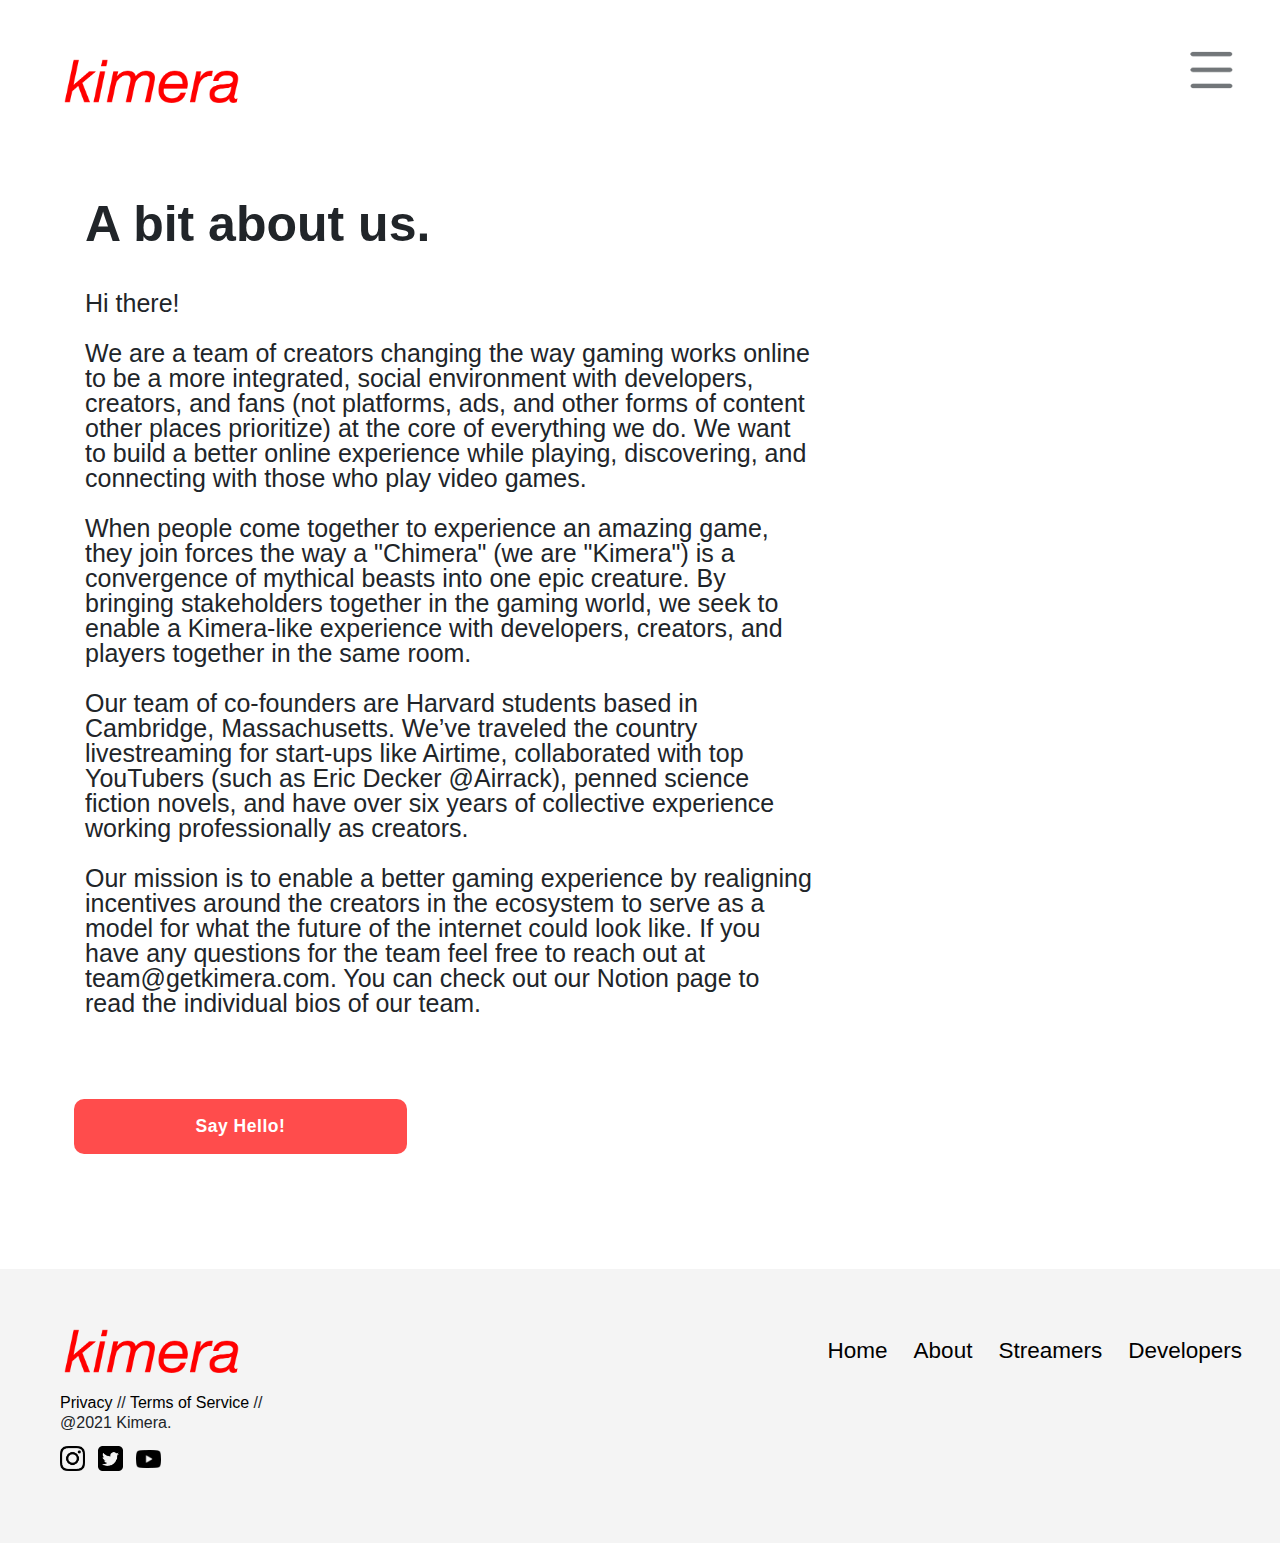
<file: about.html>
<!DOCTYPE html>

<html lang="en" xmlns="http://www.w3.org/1999/xhtml">
<head>
    <meta charset="utf-8">
    <meta name="viewport" content="initial-scale=1, width=device-width">

    <link href="favicon-kimera.png" rel="icon">

    <link rel="stylesheet" href="https://stackpath.bootstrapcdn.com/bootstrap/4.3.1/css/bootstrap.min.css" integrity="sha384-ggOyR0iXCbMQv3Xipma34MD+dH/1fQ784/j6cY/iJTQUOhcWr7x9JvoRxT2MZw1T" crossorigin="anonymous">

    <link href="styles.css" rel="stylesheet">

    <script src="https://code.jquery.com/jquery-3.3.1.slim.min.js" integrity="sha384-q8i/X+965DzO0rT7abK41JStQIAqVgRVzpbzo5smXKp4YfRvH+8abtTE1Pi6jizo" crossorigin="anonymous"></script>
    <script src="https://cdnjs.cloudflare.com/ajax/libs/popper.js/1.14.7/umd/popper.min.js" integrity="sha384-UO2eT0CpHqdSJQ6hJty5KVphtPhzWj9WO1clHTMGa3JDZwrnQq4sF86dIHNDz0W1" crossorigin="anonymous"></script>
    <script src="https://stackpath.bootstrapcdn.com/bootstrap/4.3.1/js/bootstrap.min.js" integrity="sha384-JjSmVgyd0p3pXB1rRibZUAYoIIy6OrQ6VrjIEaFf/nJGzIxFDsf4x0xIM+B07jRM" crossorigin="anonymous"></script>

    <!-- Global site tag (gtag.js) - Google Analytics
    <script async src="https://www.googletagmanager.com/gtag/js?id=G-2VX8ZX56PR"></script>
    <script src="analytics.js"></script>-->

    <title>Kimera</title>
</head>

<body>
    <nav class="navbar navbar-light spread">
        <a class="navbar-brand" href="index.html"><img class="headicon" src="kimera.png" alt="kimera"></a>
        <button class="navbar-toggler" type="button" data-toggle="collapse" data-target="#navbarSupportedContent" aria-controls="navbarSupportedContent" aria-expanded="false" aria-label="Toggle navigation">
            <img class="toggle-button" src="hamburger_menu.png" alt="menu">
        </button>
        <div class="collapse navbar-collapse" id="navbarSupportedContent">
            <ul class="navbar-nav ml-auto">
                <li class="nav-item">
                    <a class="nav-link active" href="index.html">Home</a>
                </li>
                <li class="nav-item">
                    <a class="nav-link" href="streamers.html">Streamers</a>
                </li>
                <li class="nav-item">
                    <a class="nav-link" href="developers.html">Developers</a>
                </li>
            </ul>
        </div>
    </nav>
    <main>
        <div class="container">
            <br><br>
            <h1 class="lefty">
                A bit about us.
            </h1>
            <div class="row">
                <div class="col-lg-8">
                    <p>
                        <br>Hi there!<br>
                        <br>We are a team of creators changing the way gaming works online to be a more integrated, social environment with developers, creators, and fans (not platforms, ads, and other forms of content other places prioritize) at the core of everything we do. We want to build a better online experience while playing, discovering, and connecting with those who play video games.  <br>
                        <br>When people come together to experience an amazing game, they join forces the way a "Chimera" (we are "Kimera") is a convergence of mythical beasts into one epic creature. By bringing stakeholders together in the gaming world, we seek to enable a Kimera-like experience with developers, creators, and players together in the same room.
                        <br>
                        <br>Our team of co-founders are Harvard students based in Cambridge, Massachusetts. We’ve traveled the country livestreaming for start-ups like Airtime, collaborated with top YouTubers (such as Eric Decker @Airrack), penned science fiction novels, and have over six years of collective experience working professionally as creators.
                        <br>
                        <br>Our mission is to enable a better gaming experience by realigning incentives around the creators in the ecosystem to serve as a model for what the future of the internet could look like. If you have any questions for the team feel free to reach out at team@getkimera.com. You can check out our Notion page to read the individual bios of our team.<br>
                    </p>
                </div>
            </div>
            <br>
            <div> <a class="typeform-share button" href="mailto:team@getkimera.com">Say Hello!</a> </div>
        </div>
    </main>
    <div class="foot">
        <nav class="navbar navbar-expand-sm navbar-light">
            <a class="navbar-brand" href="index.html"><img class="footicon" src="kimera.png" alt="kimera"></a>
            <ul id="footer-nav" class="navbar-nav ml-auto">
                <li class="nav-item">
                    <a class="nav-link" href="index.html">Home<span class="sr-only">(current)</span></a>
                </li>
                <li class="nav-item">
                    <a class="nav-link" href="about.html">About</a>
                </li>
                <li class="nav-item">
                    <a class="nav-link" href="streamers.html">Streamers</a>
                </li>
                <li class="nav-item">
                    <a class="nav-link" href="developers.html">Developers</a>
                </li>
            </ul>
        </nav>
        <div>
            <table class="mobilefoot">
                <tr>
                    <td class="mobilelink">
                        <a href="index.html">Home</a>
                    </td>
                    <td class="mobilelink">
                        <a href="about.html">About</a>
                    <td>
                </tr>
                <tr>
                    <td class="mobilelink">
                        <a href="streamers.html">Streamers</a>
                    </td>
                    <td class="mobilelink">
                        <a href="developers.html">Developers</a>
                    </td>
                </tr>
            </table>
        </div>
        <div>
            <h6 class="footinfo">
                <a href="privacy.html">Privacy</a>
                //
                <a href="terms.html"> Terms of Service</a>
                //
                <br>
                @2021 Kimera.
            </h6>
            <div>
                <a href="https://www.instagram.com/getkimera/"><img class="bottomtab" src="instablack.png" alt="Instagram"></a>
                <a href="https://twitter.com/getkimera_"><img class="bottomtab" src="twitterblack.png" alt="Twitter"></a>
                <a href="https://www.youtube.com/channel/UCL1j4tc9iiNSRJQ09TuM9TQ"><img class="bottomtab" src="youtubeblack.png" alt="YouTube"></a>
            </div>
        </div>
    </div>
</body>
</html>
</file>
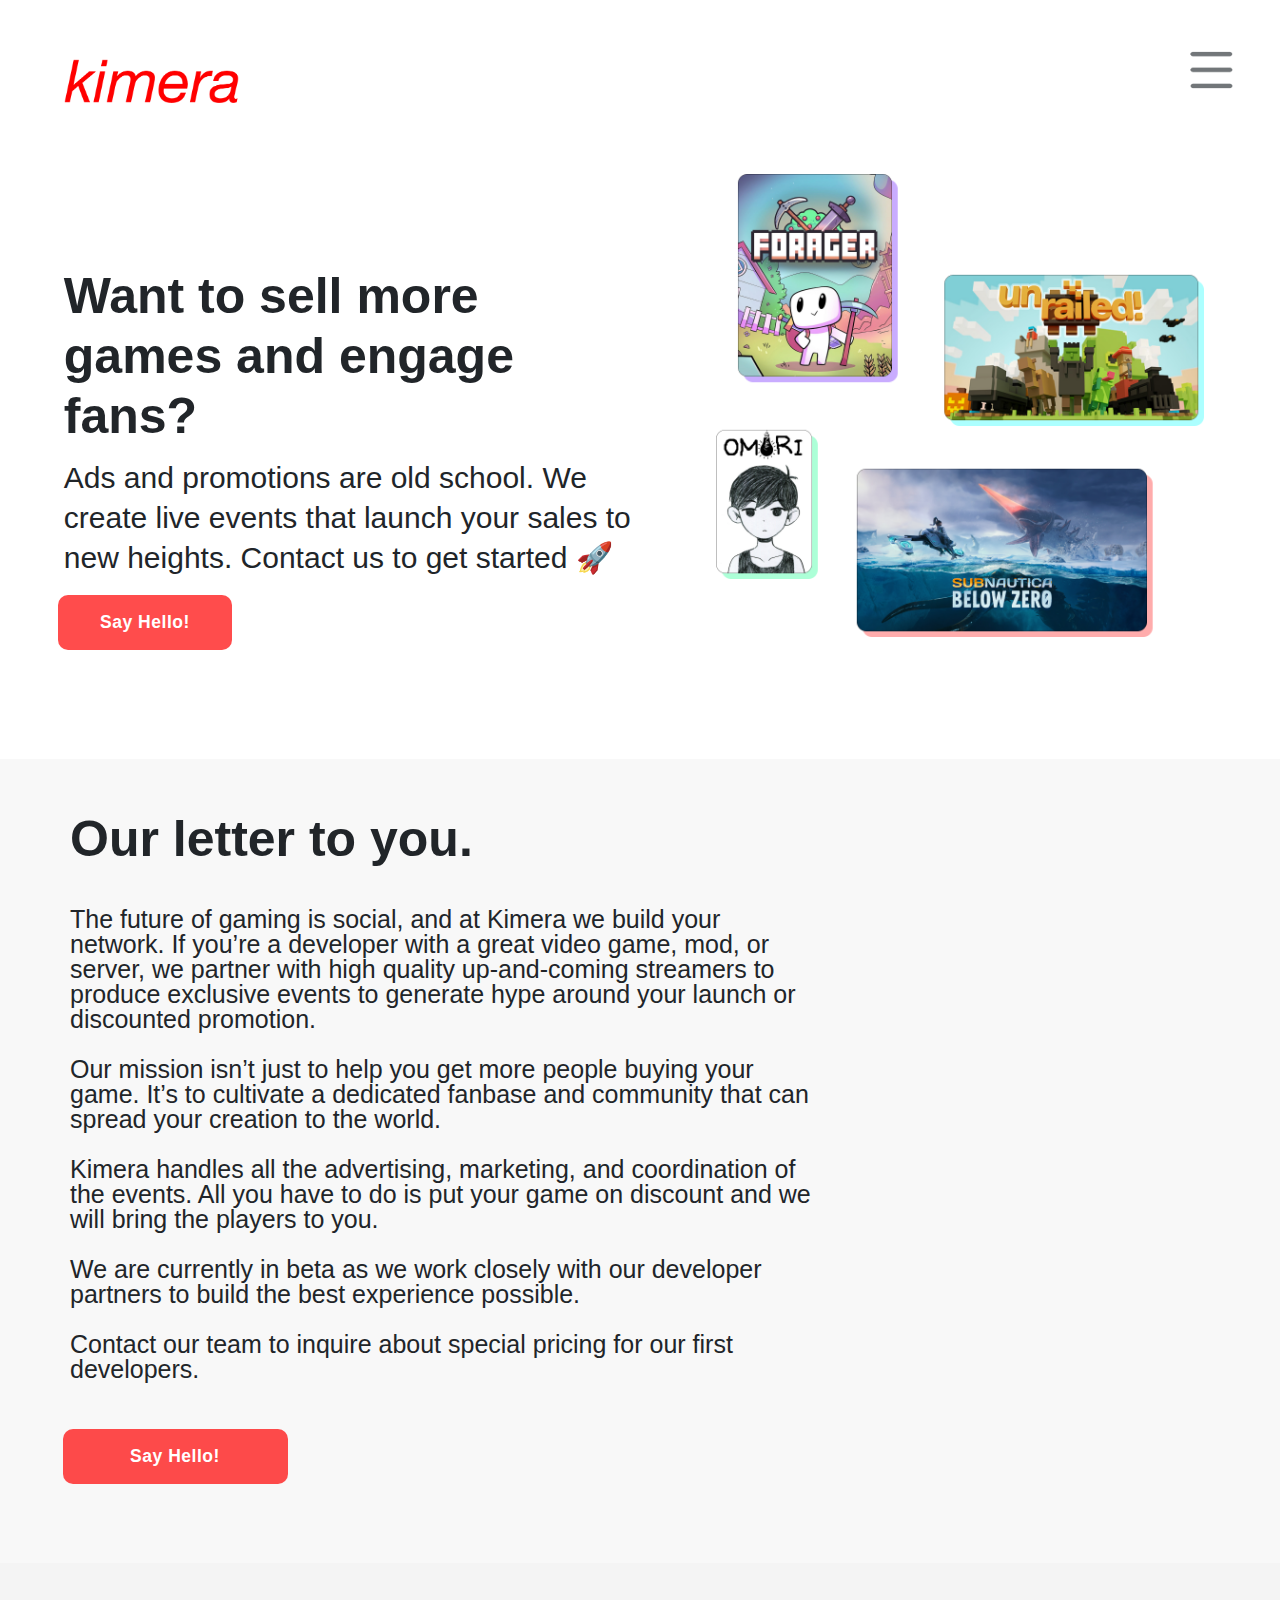
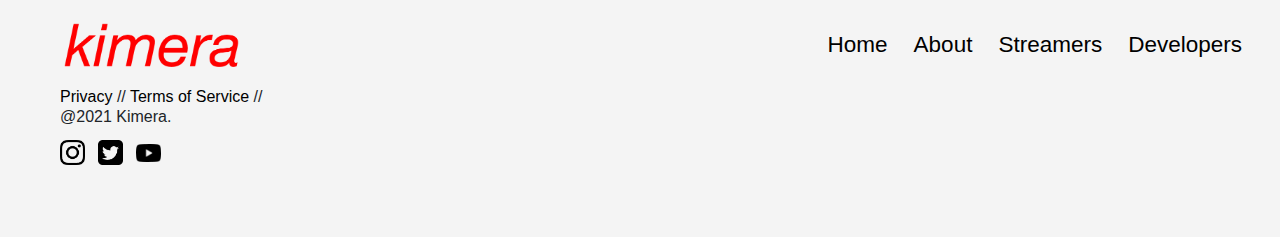
<file: developers.html>
<!DOCTYPE html>

<html lang="en" xmlns="http://www.w3.org/1999/xhtml">
<head>
    <meta charset="utf-8">
    <meta name="viewport" content="initial-scale=1, width=device-width">

    <link href="favicon-kimera.png" rel="icon">

    <link rel="stylesheet" href="https://stackpath.bootstrapcdn.com/bootstrap/4.3.1/css/bootstrap.min.css" integrity="sha384-ggOyR0iXCbMQv3Xipma34MD+dH/1fQ784/j6cY/iJTQUOhcWr7x9JvoRxT2MZw1T" crossorigin="anonymous">

    <link href="styles.css" rel="stylesheet">
    <link href="mailer.css" rel="stylesheet">

    <script src="https://code.jquery.com/jquery-3.3.1.slim.min.js" integrity="sha384-q8i/X+965DzO0rT7abK41JStQIAqVgRVzpbzo5smXKp4YfRvH+8abtTE1Pi6jizo" crossorigin="anonymous"></script>
    <script src="https://cdnjs.cloudflare.com/ajax/libs/popper.js/1.14.7/umd/popper.min.js" integrity="sha384-UO2eT0CpHqdSJQ6hJty5KVphtPhzWj9WO1clHTMGa3JDZwrnQq4sF86dIHNDz0W1" crossorigin="anonymous"></script>
    <script src="https://stackpath.bootstrapcdn.com/bootstrap/4.3.1/js/bootstrap.min.js" integrity="sha384-JjSmVgyd0p3pXB1rRibZUAYoIIy6OrQ6VrjIEaFf/nJGzIxFDsf4x0xIM+B07jRM" crossorigin="anonymous"></script>

    <!-- Global site tag (gtag.js) - Google Analytics
    <script async src="https://www.googletagmanager.com/gtag/js?id=G-2VX8ZX56PR"></script>
    <script src="analytics.js"></script>-->

    <title>kimera</title>
</head>

<body>
    <nav class="navbar navbar-light spread">
        <a class="navbar-brand" href="index.html"><img class="headicon" src="kimera.png" alt="kimera"></a>
        <button class="navbar-toggler" type="button" data-toggle="collapse" data-target="#navbarSupportedContent" aria-controls="navbarSupportedContent" aria-expanded="false" aria-label="Toggle navigation">
            <img class="toggle-button" src="hamburger_menu.png" alt="menu">
        </button>
        <div class="collapse navbar-collapse" id="navbarSupportedContent">
            <ul class="navbar-nav ml-auto">
                <li class="nav-item">
                    <a class="nav-link" href="index.html">Home</a>
                </li>
                <li class="nav-item">
                    <a class="nav-link" href="streamers.html">Streamers</a>
                </li>
                <li class="nav-item">
                    <a class="nav-link active" href="developers.html">Developers</a>
                </li>
            </ul>
        </div>
    </nav>
    <main>
        <div class="container-fluid">
            <div class="row justify-content-center">
                <div class="col-lg-6">
                    <div class="centered push">
                        <div class="spacing">
                            <h1 class="lefty">
                                Want to sell more games and engage fans?
                            </h1>
                            <h2>Ads and promotions are old school. We create live events that launch your sales to new heights. Contact us to get started &#128640;</h2>
                        </div>
                        <div> <a class="typeform-share button" href="mailto:team@getkimera.com">Say Hello!</a> </div>
                    </div>
                </div>
                <div class="col-lg-6">
                    <div>
                        <img class="homeimage developer" src="developer.png" alt="Developer">
                    </div>
                </div>
                </div>
                <div class="tint">
                <div class="container info">
                    <div class="row">
                        <div class="col-lg-8">
                            <br>
                            <h1 class="lefty">
                                Our letter to you.
                            </h1>
                            <p>
                                <br>The future of gaming is social, and at Kimera we build your network. If you’re a developer with a great video game, mod, or server, we partner with high quality up-and-coming streamers to produce exclusive events to generate hype around your launch or discounted promotion.
                                <br>
                                <br>Our mission isn’t just to help you get more people buying your game. It’s to cultivate a dedicated fanbase and community that can spread your creation to the world.
                                <br>
                                <br>Kimera handles all the advertising, marketing, and coordination of the events. All you have to do is put your game on discount and we will bring the players to you.
                                <br>
                                <br>We are currently in beta as we work closely with our developer partners to build the best experience possible.<br>
                                <br>Contact our team to inquire about special pricing for our first developers.<br>
                            </p>
                            <div> <a class="typeform-share button" href="mailto:team@getkimera.com">Say Hello!</a> </div>
                        </div>
                    </div>
                    </div>
                </div>

            </div>
    </main>
    <div class="foot">
        <nav class="navbar navbar-expand-sm navbar-light">
            <a class="navbar-brand" href="index.html"><img class="footicon" src="kimera.png" alt="kimera"></a>
            <ul id="footer-nav" class="navbar-nav ml-auto">
                <li class="nav-item">
                    <a class="nav-link" href="index.html">Home<span class="sr-only">(current)</span></a>
                </li>
                <li class="nav-item">
                    <a class="nav-link" href="about.html">About</a>
                </li>
                <li class="nav-item">
                    <a class="nav-link" href="streamers.html">Streamers</a>
                </li>
                <li class="nav-item">
                    <a class="nav-link" href="developers.html">Developers</a>
                </li>
            </ul>
        </nav>
        <div>
            <table class="mobilefoot">
                <tr>
                    <td class="mobilelink">
                        <a href="index.html">Home</a>
                    </td>
                    <td class="mobilelink">
                        <a href="about.html">About</a>
                    <td>
                </tr>
                <tr>
                    <td class="mobilelink">
                        <a href="streamers.html">Streamers</a>
                    </td>
                    <td class="mobilelink">
                        <a href="developers.html">Developers</a>
                    </td>
                </tr>
            </table>
        </div>
        <div>
            <h6 class="footinfo">
                <a href="privacy.html">Privacy</a>
                //
                <a href="terms.html"> Terms of Service</a>
                //
                <br>
                @2021 Kimera.
            </h6>
            <div>
                <a href="https://www.instagram.com/getkimera/"><img class="bottomtab" src="instablack.png" alt="Instagram"></a>
                <a href="https://twitter.com/getkimera_"><img class="bottomtab" src="twitterblack.png" alt="Twitter"></a>
                <a href="https://www.youtube.com/channel/UCL1j4tc9iiNSRJQ09TuM9TQ"><img class="bottomtab" src="youtubeblack.png" alt="YouTube"></a>
            </div>
        </div>
    </div>
</body>
</html>
</file>
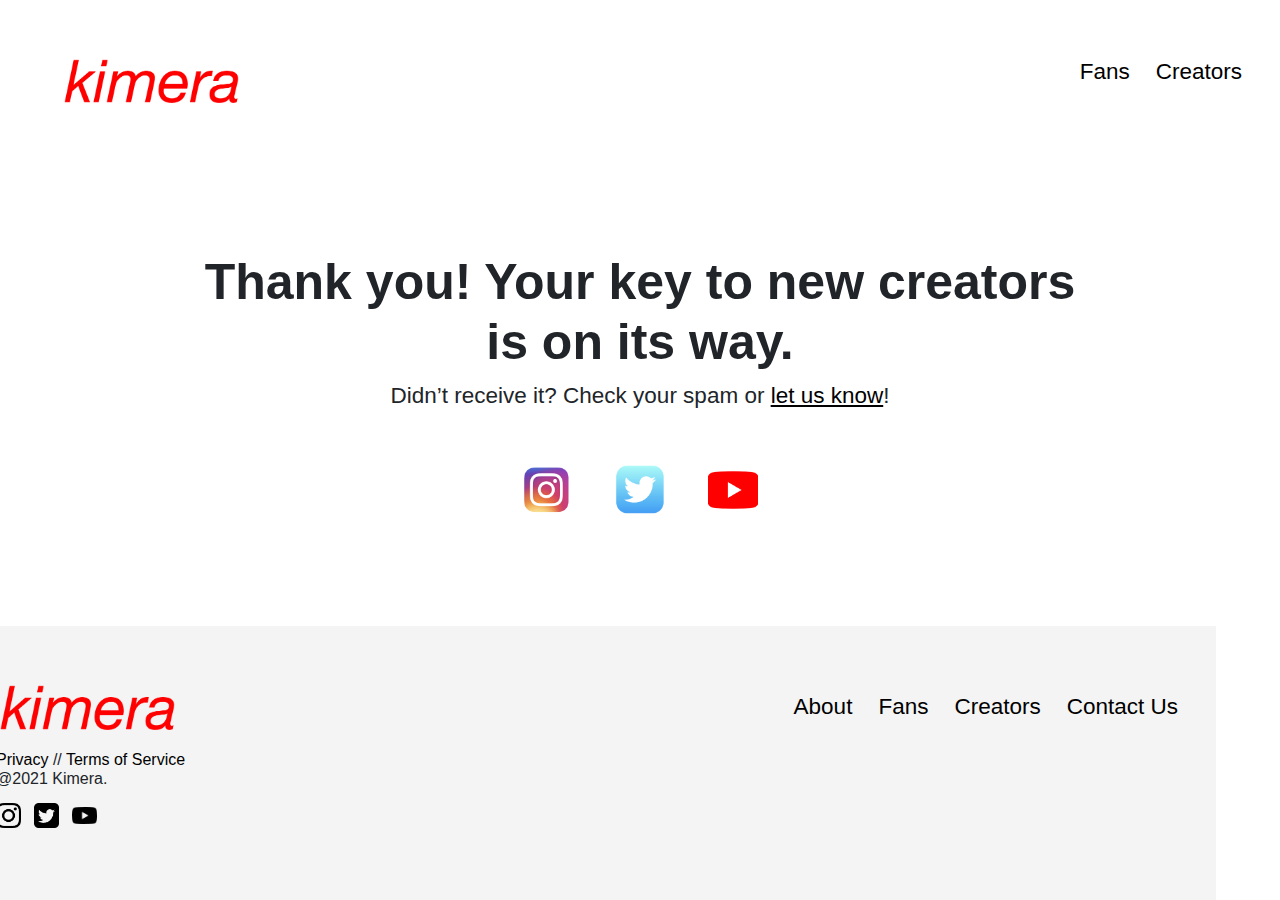
<file: fanthanks.html>
﻿<!DOCTYPE html>

<html lang="en" xmlns="http://www.w3.org/1999/xhtml">
<head>
    <meta charset="utf-8">
    <meta name="viewport" content="initial-scale=1, width=device-width">

    <link href="favicon-kimera.png" rel="icon">

    <link rel="stylesheet" href="https://stackpath.bootstrapcdn.com/bootstrap/4.3.1/css/bootstrap.min.css" integrity="sha384-ggOyR0iXCbMQv3Xipma34MD+dH/1fQ784/j6cY/iJTQUOhcWr7x9JvoRxT2MZw1T" crossorigin="anonymous">

    <link href="styles.css" rel="stylesheet">

    <script src="https://code.jquery.com/jquery-3.3.1.slim.min.js" integrity="sha384-q8i/X+965DzO0rT7abK41JStQIAqVgRVzpbzo5smXKp4YfRvH+8abtTE1Pi6jizo" crossorigin="anonymous"></script>
    <script src="https://cdnjs.cloudflare.com/ajax/libs/popper.js/1.14.7/umd/popper.min.js" integrity="sha384-UO2eT0CpHqdSJQ6hJty5KVphtPhzWj9WO1clHTMGa3JDZwrnQq4sF86dIHNDz0W1" crossorigin="anonymous"></script>
    <script src="https://stackpath.bootstrapcdn.com/bootstrap/4.3.1/js/bootstrap.min.js" integrity="sha384-JjSmVgyd0p3pXB1rRibZUAYoIIy6OrQ6VrjIEaFf/nJGzIxFDsf4x0xIM+B07jRM" crossorigin="anonymous"></script>

    <!-- Global site tag (gtag.js) - Google Analytics -->
    <script async src="https://www.googletagmanager.com/gtag/js?id=G-2VX8ZX56PR"></script>
    <script src="analytics.js"></script>

    <title>kimera</title>
</head>

<body>
    <div class="flex-wrapper">
        <nav class="navbar navbar-expand-sm navbar-light spread">
            <a class="navbar-brand" href="fans.html"><img class="headicon" src="kimera.png" alt="kimera"></a>
            <button class="navbar-toggler" type="button" data-toggle="collapse" data-target="#navbarSupportedContent" aria-controls="navbarSupportedContent" aria-expanded="false" aria-label="Toggle navigation">
                <img class="toggle-button" src="hamburger_menu.png" alt="menu">
            </button>
            <div class="collapse navbar-collapse" id="navbarSupportedContent">
                <ul class="navbar-nav ml-auto">
                    <li class="nav-item">
                        <a class="nav-link" href="fans.html">Fans</a>
                    </li>
                    <li class="nav-item">
                        <a class="nav-link" href="creators.html">Creators</a>
                    </li>
                </ul>
            </div>
        </nav>
        <main>
            <div class="thanksfan">
                <h1>
                    Thank you! Your key to new creators is on its way.
                </h1>
                <div class="thanks">
                    <h3>Didn’t receive it? Check your spam or <a class="thankslink" href="mailto:team@getkimera.com">let us know</a>!</h3>
                </div>
                <div class="social">
                    <a href="https://www.instagram.com/getkimera/"><img class="tab" src="instacolor.png" alt="Instagram"></a>
                    <a href="https://twitter.com/getkimera_"><img class="tab" src="twittercolor.png" alt="Twitter"></a>
                    <a href="https://www.youtube.com/channel/UCL1j4tc9iiNSRJQ09TuM9TQ"><img class="tab" src="youtubecolor.png" alt="YouTube"></a>
                </div>
            </div>
        </main>

        <div class="foot tint">
            <nav class="navbar navbar-expand-sm navbar-light">
                <a class="navbar-brand" href="fans.html"><img class="footicon" src="kimera.png" alt="kimera"></a>
                <ul id="footer-nav" class="navbar-nav ml-auto">
                    <li class="nav-item">
                        <a class="nav-link" href="about.html">About<span class="sr-only">(current)</span></a>
                    </li>
                    <li class="nav-item">
                        <a class="nav-link" href="fans.html">Fans</a>
                    </li>
                    <li class="nav-item">
                        <a class="nav-link" href="creators.html">Creators</a>
                    </li>
                    <li class="nav-item">
                        <a class="nav-link" href="mailto:team@getkimera.com">Contact Us</a>
                    </li>
                </ul>
            </nav>
            <div>
                <table class="mobilefoot">
                    <tr>
                        <td class="mobilelink">
                            <a href="fans.html">Fans</a>
                        </td>
                        <td class="mobilelink">
                            <a href="creators.html">Creators</a>
                        <td>
                    </tr>
                    <tr>
                        <td class="mobilelink">
                            <a href="about.html">About</a>
                        </td>
                        <td class="mobilelink">
                            <a href="mailto:team@getkimera.com">Contact Us</a>
                        </td>
                    </tr>
                </table>
            </div>
            <div>
                <h6 class="footinfo">
                    <a href="privacy.html">Privacy</a>
                    //
                    <a href="terms.html"> Terms of Service</a>
                    <br>
                    @2021 Kimera.<br>

                </h6>
                <div>
                    <a href="https://www.instagram.com/getkimera/"><img class="bottomtab" src="instablack.png" alt="Instagram"></a>
                    <a href="https://twitter.com/getkimera_"><img class="bottomtab" src="twitterblack.png" alt="Twitter"></a>
                    <a href="https://www.youtube.com/channel/UCL1j4tc9iiNSRJQ09TuM9TQ"><img class="bottomtab" src="youtubeblack.png" alt="YouTube"></a>
                </div>
            </div>
        </div>
    </div>
</body>
</html>
</file>
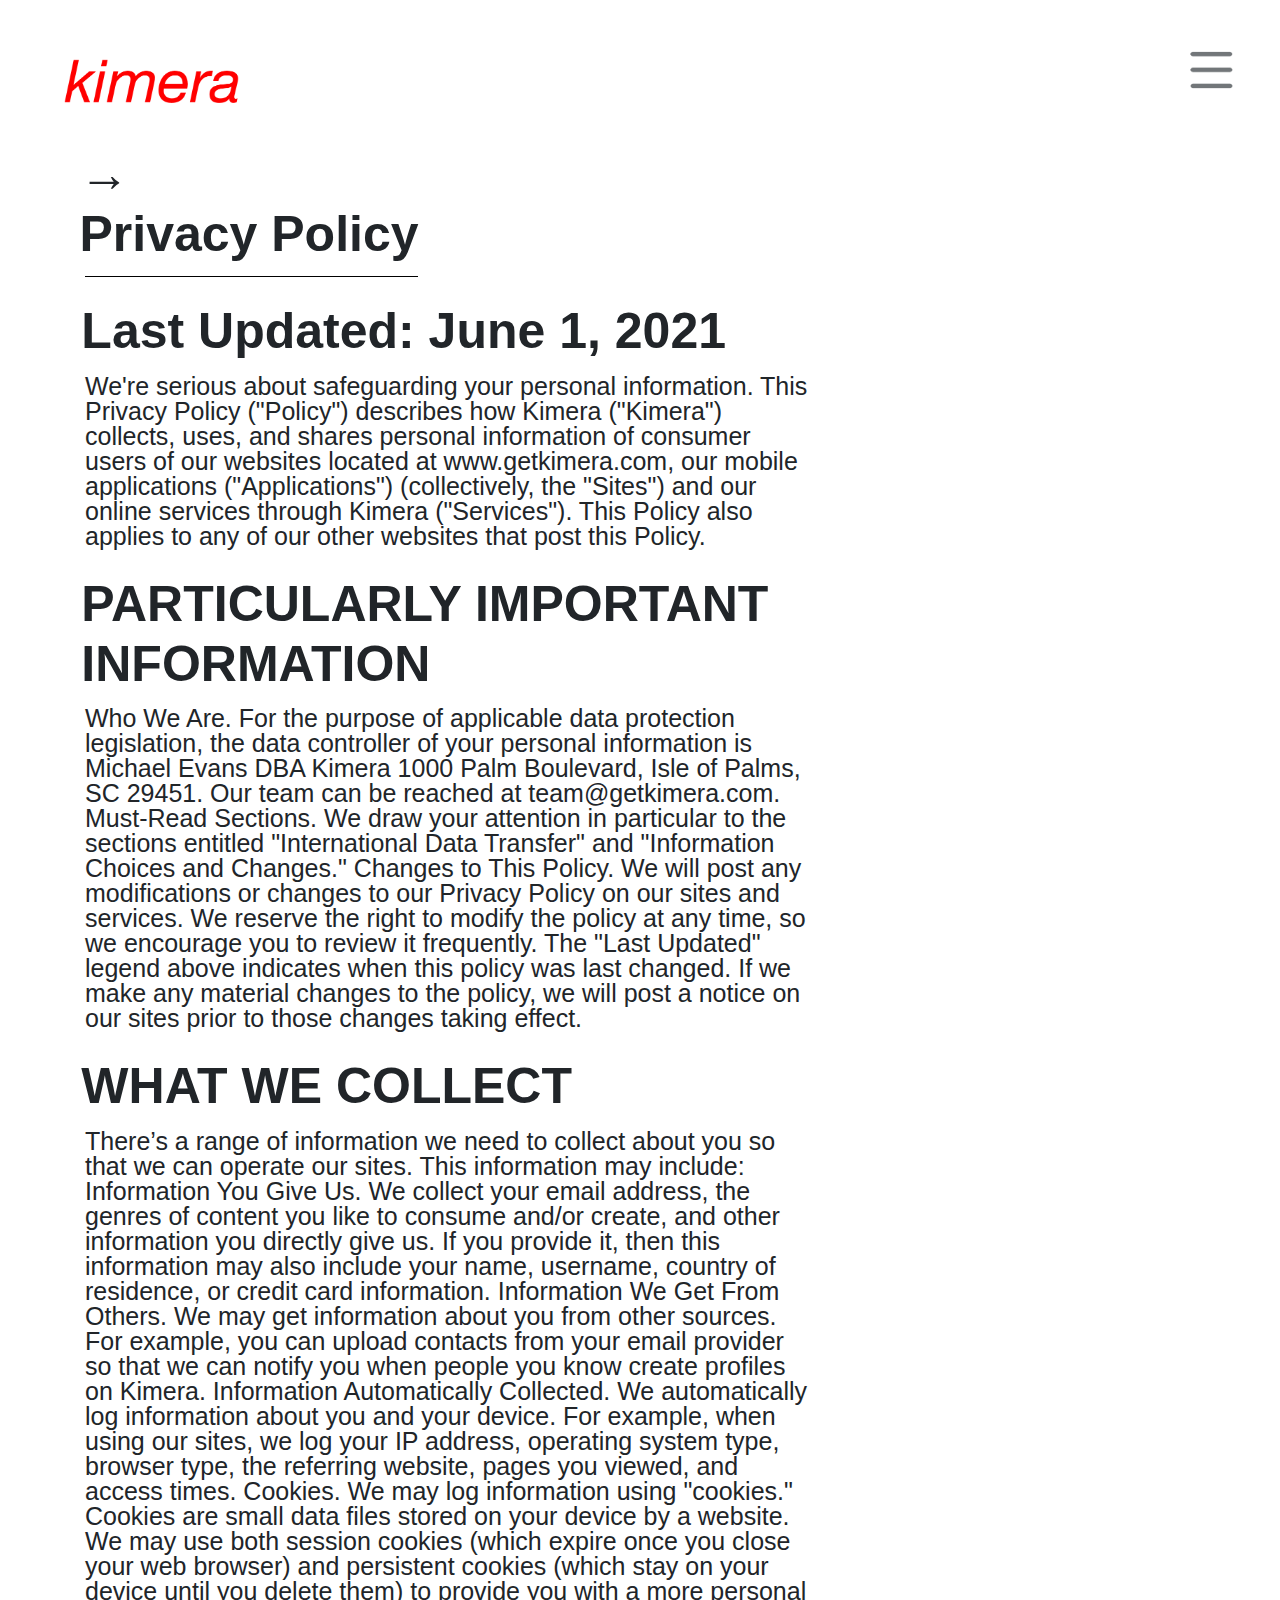
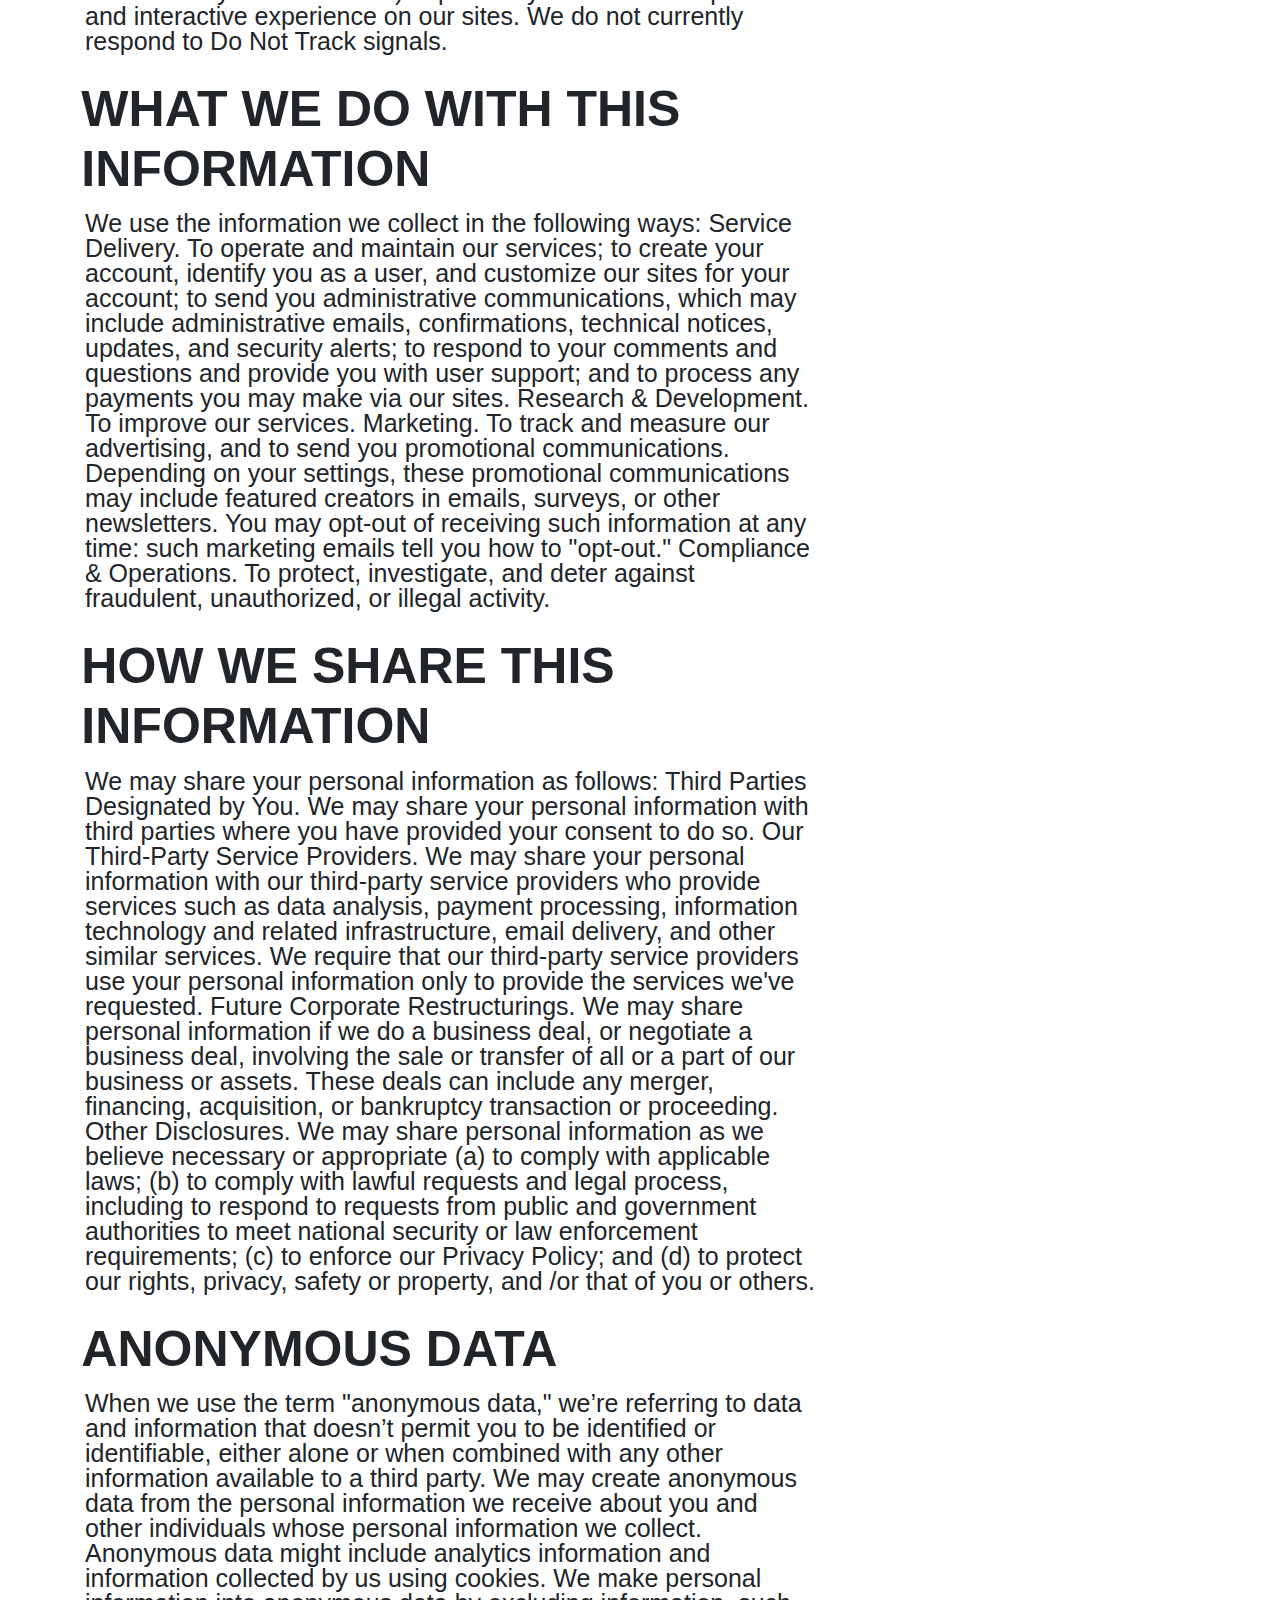
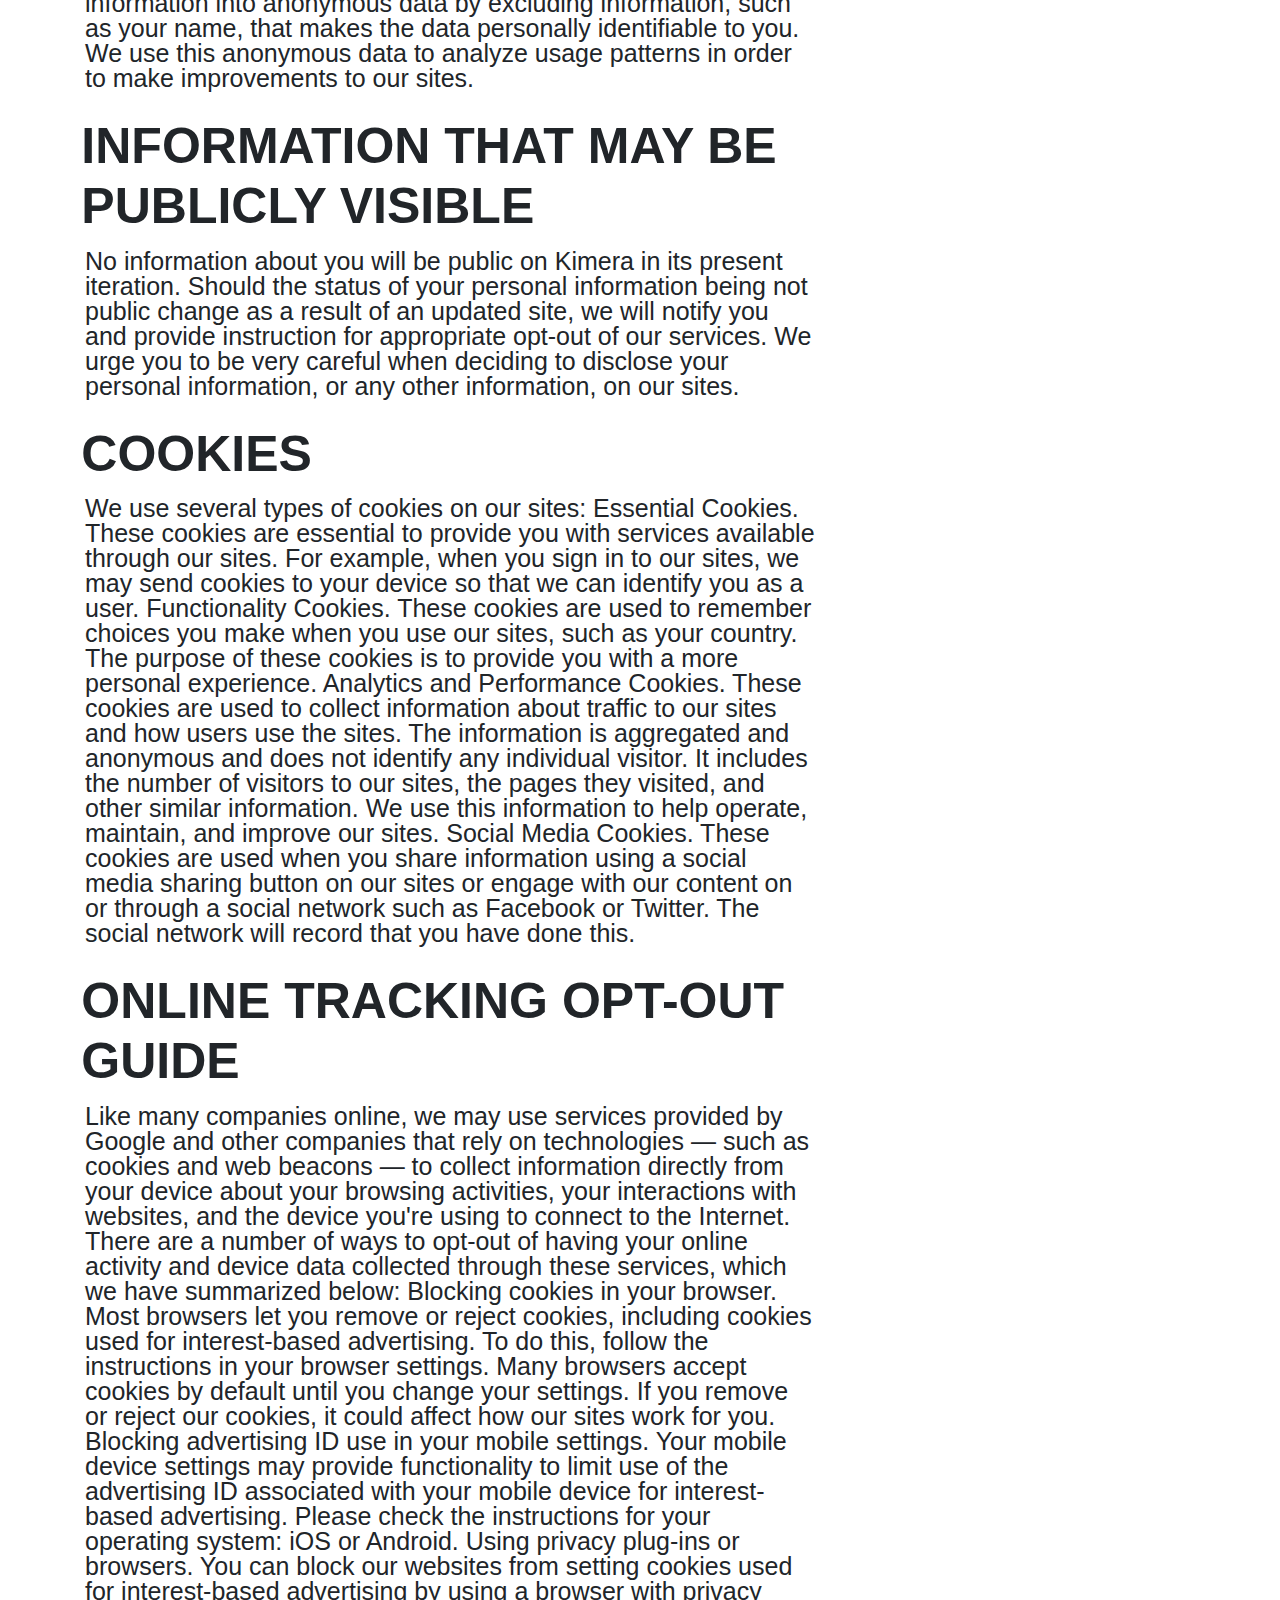
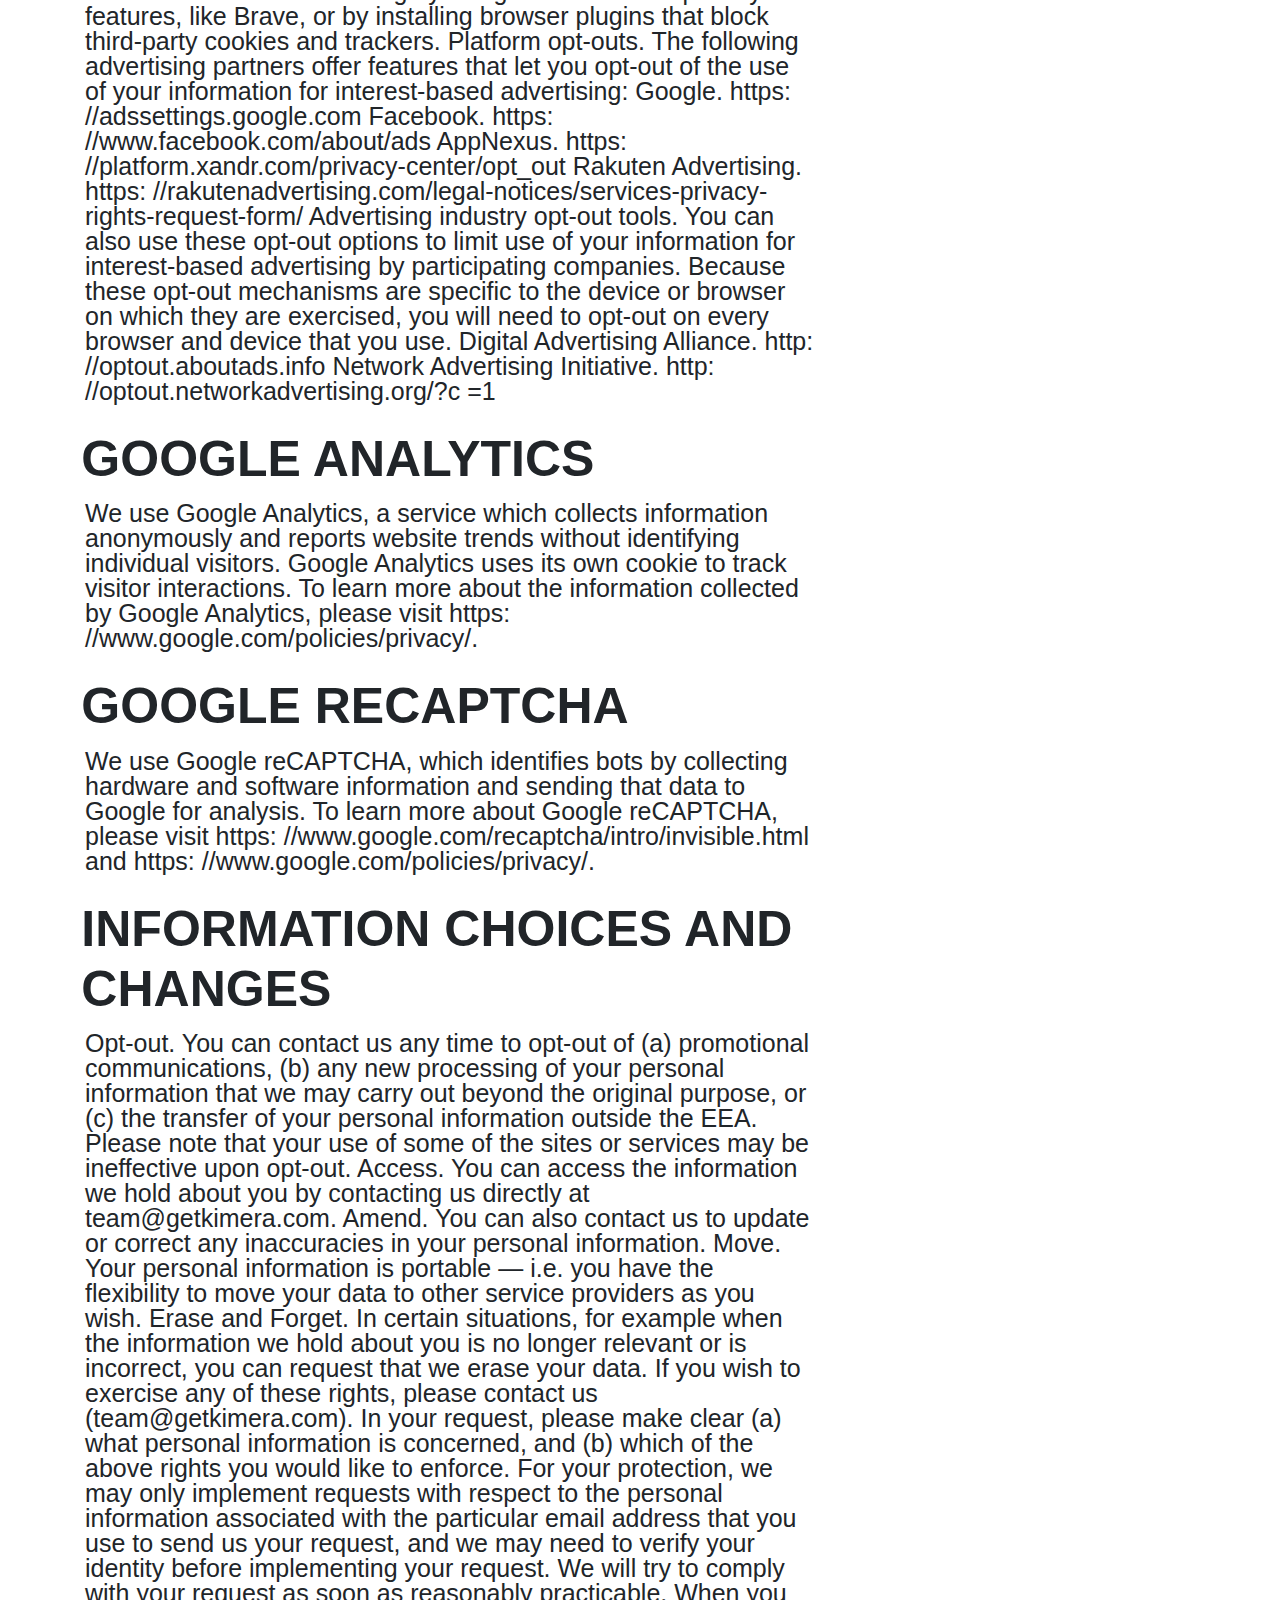
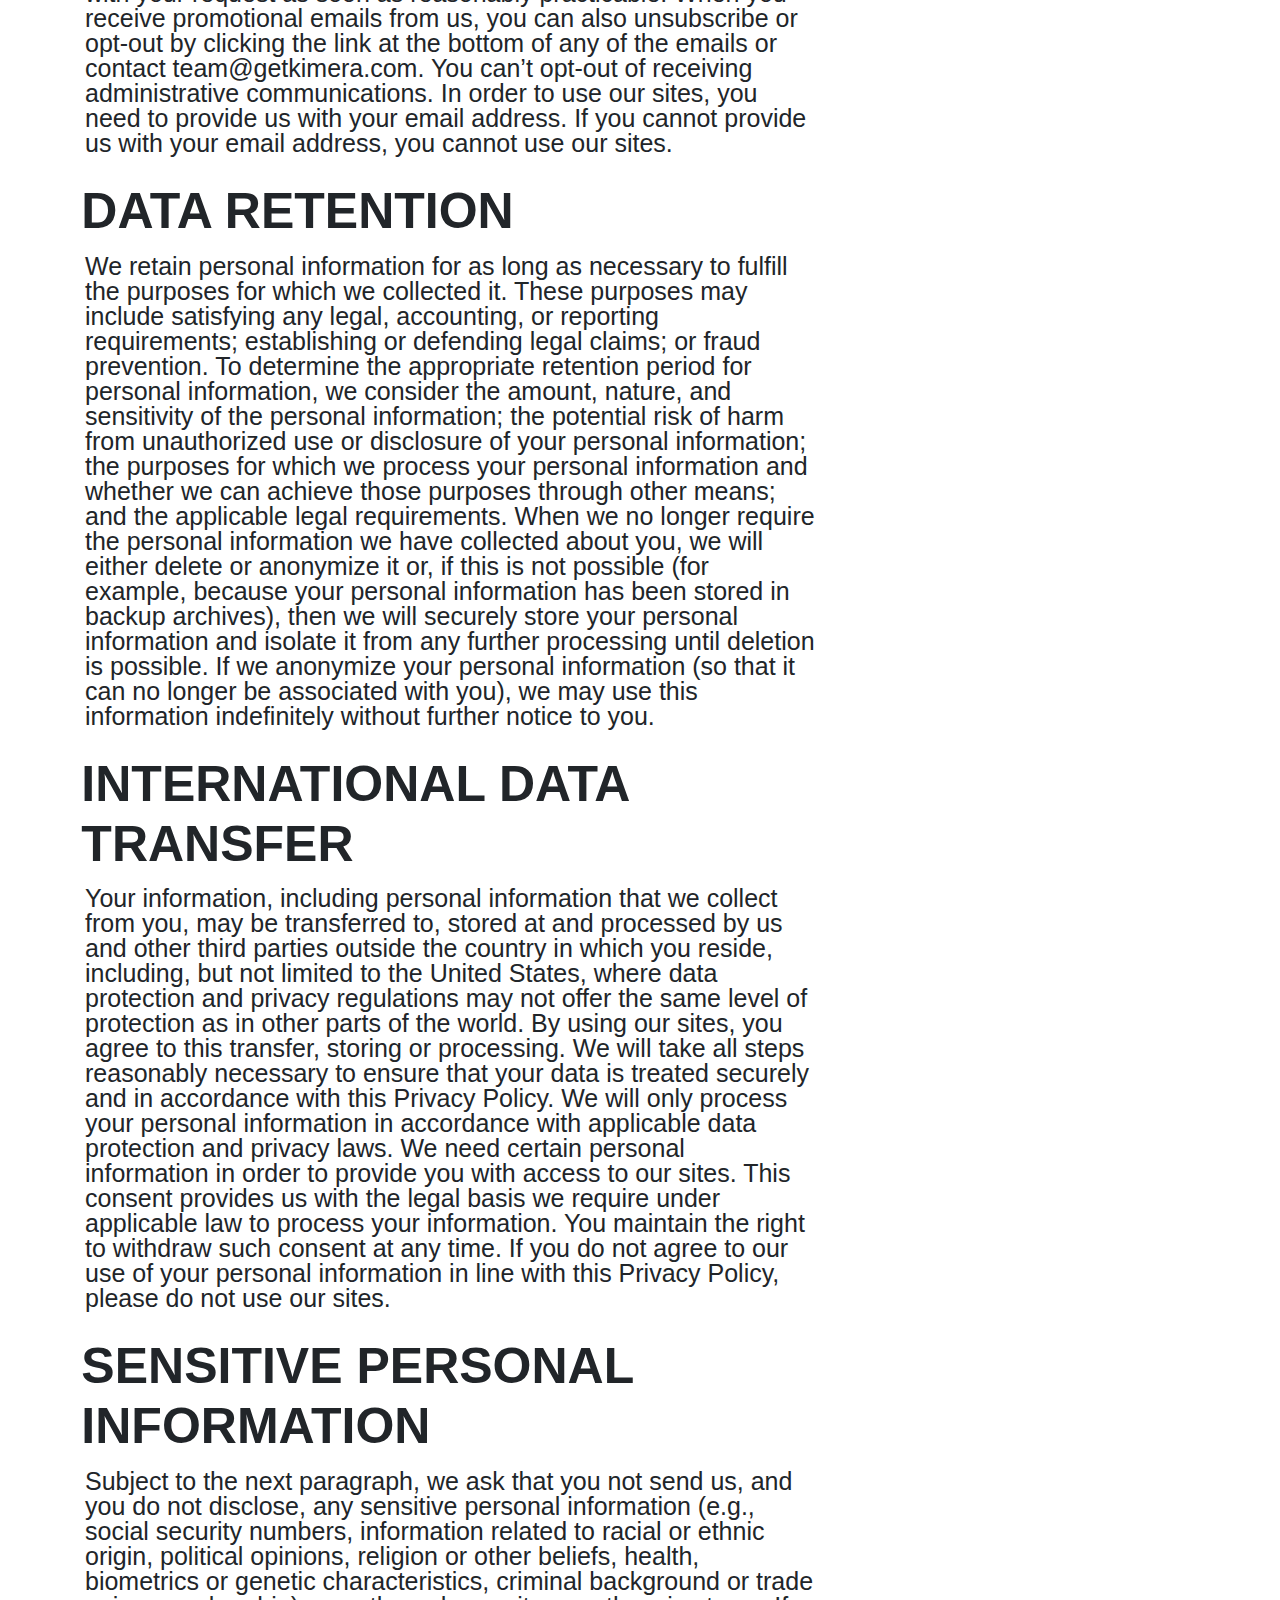
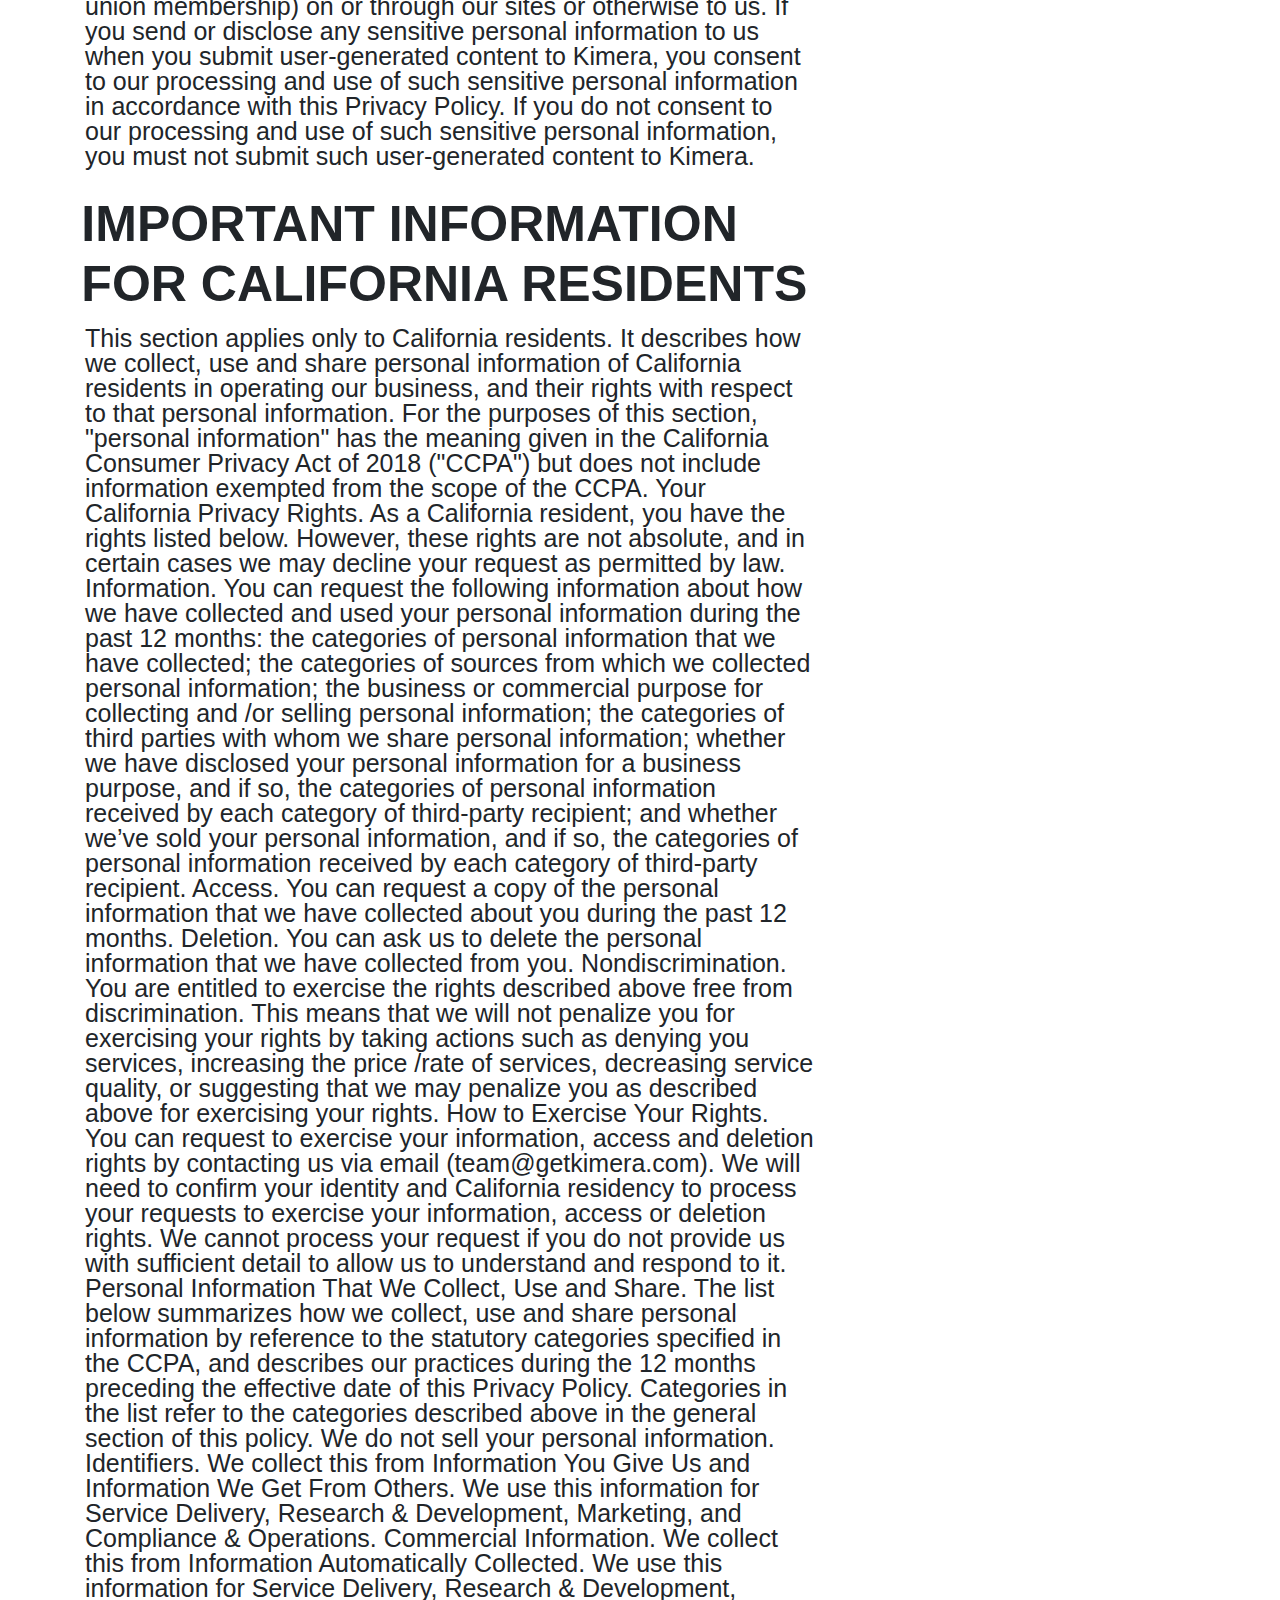
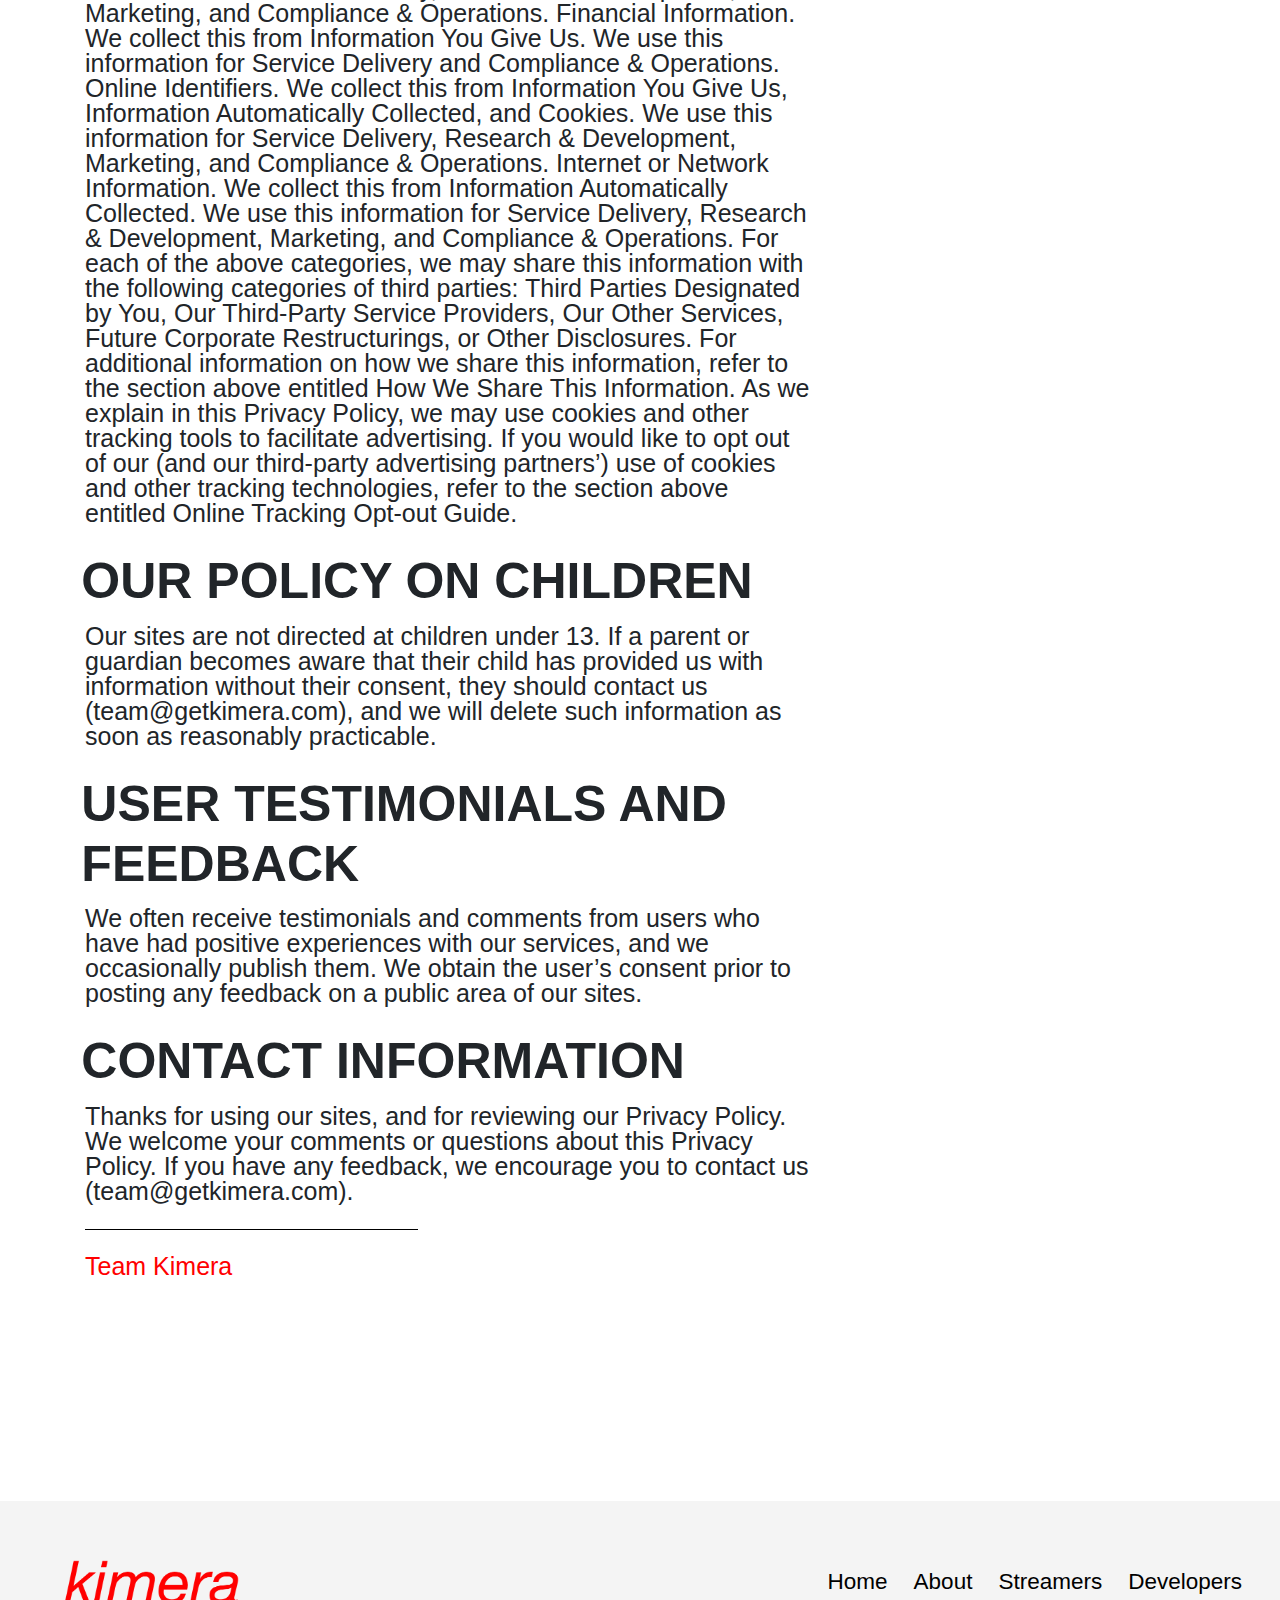
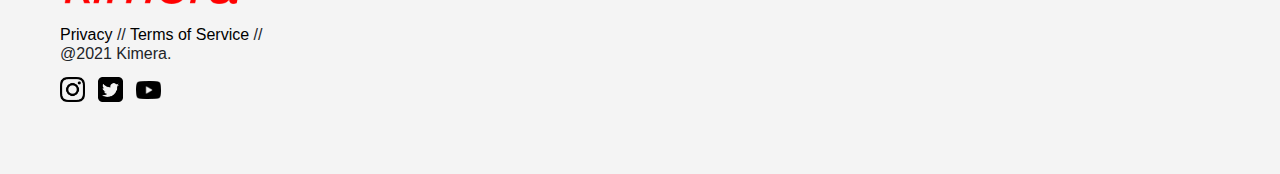
<file: privacy.html>
﻿<!DOCTYPE html>

<html lang="en" xmlns="http://www.w3.org/1999/xhtml">
<head>
    <meta charset="utf-8">
    <meta name="viewport" content="initial-scale=1, width=device-width">

    <link href="favicon-kimera.png" rel="icon">

    <link rel="stylesheet" href="https://stackpath.bootstrapcdn.com/bootstrap/4.3.1/css/bootstrap.min.css" integrity="sha384-ggOyR0iXCbMQv3Xipma34MD+dH/1fQ784/j6cY/iJTQUOhcWr7x9JvoRxT2MZw1T" crossorigin="anonymous">

    <link href="styles.css" rel="stylesheet">

    <script src="https://code.jquery.com/jquery-3.3.1.slim.min.js" integrity="sha384-q8i/X+965DzO0rT7abK41JStQIAqVgRVzpbzo5smXKp4YfRvH+8abtTE1Pi6jizo" crossorigin="anonymous"></script>
    <script src="https://cdnjs.cloudflare.com/ajax/libs/popper.js/1.14.7/umd/popper.min.js" integrity="sha384-UO2eT0CpHqdSJQ6hJty5KVphtPhzWj9WO1clHTMGa3JDZwrnQq4sF86dIHNDz0W1" crossorigin="anonymous"></script>
    <script src="https://stackpath.bootstrapcdn.com/bootstrap/4.3.1/js/bootstrap.min.js" integrity="sha384-JjSmVgyd0p3pXB1rRibZUAYoIIy6OrQ6VrjIEaFf/nJGzIxFDsf4x0xIM+B07jRM" crossorigin="anonymous"></script>

    <!-- Global site tag (gtag.js) - Google Analytics -->
    <script async src="https://www.googletagmanager.com/gtag/js?id=G-2VX8ZX56PR"></script>
    <script src="analytics.js"></script>

    <title>kimera</title>
</head>

<body>
    <nav class="navbar navbar-light spread">
        <a class="navbar-brand" href="index.html"><img class="headicon" src="kimera.png" alt="kimera"></a>
        <button class="navbar-toggler" type="button" data-toggle="collapse" data-target="#navbarSupportedContent" aria-controls="navbarSupportedContent" aria-expanded="false" aria-label="Toggle navigation">
            <img class="toggle-button" src="hamburger_menu.png" alt="menu">
        </button>
        <div class="collapse navbar-collapse" id="navbarSupportedContent">
            <ul class="navbar-nav ml-auto">
                <li class="nav-item">
                    <a class="nav-link active" href="index.html">Home</a>
                </li>
                <li class="nav-item">
                    <a class="nav-link" href="streamers.html">Streamers</a>
                </li>
                <li class="nav-item">
                    <a class="nav-link" href="developers.html">Developers</a>
                </li>
            </ul>
        </div>
    </nav>
    <main>
        <div class="container">
            <h1 class="left">
                &#8594;<br>Privacy Policy
            </h1>
            <hr><br>
            <div class="row">
                <div class="col-lg-8">
                    <h1 class="left">
                        Last Updated: June 1, 2021
                    </h1>
                    <p>
                        We're serious about safeguarding your personal information. This Privacy Policy ("Policy") describes how Kimera ("Kimera") collects, uses, and shares personal information of consumer users of our websites located at www.getkimera.com, our mobile applications ("Applications") (collectively, the "Sites") and our online services through Kimera ("Services"). This Policy also applies to any of our other websites that post this Policy.
                    </p>
                    <h1 class="left">PARTICULARLY IMPORTANT INFORMATION</h1>
                    <p>
                        Who We Are. For the purpose of applicable data protection legislation, the data controller of your personal information is Michael Evans DBA Kimera 1000 Palm Boulevard, Isle of Palms, SC 29451. Our team can be reached at team@getkimera.com.
                        Must-Read Sections. We draw your attention in particular to the sections entitled "International Data Transfer" and "Information Choices and Changes."
                        Changes to This Policy. We will post any modifications or changes to our Privacy Policy on our sites and services. We reserve the right to modify the policy at any time, so we encourage you to review it frequently. The "Last Updated" legend above indicates when this policy was last changed. If we make any material changes to the policy, we will post a notice on our sites prior to those changes taking effect.
                    </p>

                    <h1 class="left">WHAT WE COLLECT</h1>
                    <p>
                        There’s a range of information we need to collect about you so that we can operate our sites. This information may include:
                        Information You Give Us. We collect your email address, the genres of content you like to consume and/or create, and other information you directly give us. If you provide it, then this information may also include your name, username, country of residence, or credit card information.
                        Information We Get From Others. We may get information about you from other sources. For example, you can upload contacts from your email provider so that we can notify you when people you know create profiles on Kimera.
                        Information Automatically Collected. We automatically log information about you and your device. For example, when using our sites, we log your IP address, operating system type, browser type, the referring website, pages you viewed, and access times.
                        Cookies. We may log information using "cookies." Cookies are small data files stored on your device by a website. We may use both session cookies (which expire once you close your web browser) and persistent cookies (which stay on your device until you delete them) to provide you with a more personal and interactive experience on our sites. We do not currently respond to Do Not Track signals.
                    </p>
                    <h1 class="left"> WHAT WE DO WITH THIS INFORMATION</h1>
                    <p>
                        We use the information we collect in the following ways:
                        Service Delivery. To operate and maintain our services; to create your account, identify you as a user, and customize our sites for your account; to send you administrative communications, which may include administrative emails, confirmations, technical notices, updates, and security alerts; to respond to your comments and questions and provide you with user support; and to process any payments you may make via our sites.
                        Research & Development. To improve our services.
                        Marketing. To track and measure our advertising, and to send you promotional communications. Depending on your settings, these promotional communications may include featured creators in emails, surveys, or other newsletters. You may opt-out of receiving such information at any time: such marketing emails tell you how to "opt-out."
                        Compliance & Operations. To protect, investigate, and deter against fraudulent, unauthorized, or illegal activity.
                    </p>
                    <h1 class="left"> HOW WE SHARE THIS INFORMATION</h1>
                    <p>
                        We may share your personal information as follows:
                        Third Parties Designated by You. We may share your personal information with third parties where you have provided your consent to do so.
                        Our Third-Party Service Providers. We may share your personal information with our third-party service providers who provide services such as data analysis, payment processing, information technology and related infrastructure, email delivery, and other similar services. We require that our third-party service providers use your personal information only to provide the services we've requested.
                        Future Corporate Restructurings. We may share personal information if we do a business deal, or negotiate a business deal, involving the sale or transfer of all or a part of our business or assets. These deals can include any merger, financing, acquisition, or bankruptcy transaction or proceeding.
                        Other Disclosures. We may share personal information as we believe necessary or appropriate (a) to comply with applicable laws; (b) to comply with lawful requests and legal process, including to respond to requests from public and government authorities to meet national security or law enforcement requirements; (c) to enforce our Privacy Policy; and (d) to protect our rights, privacy, safety or property, and /or that of you or others.
                    </p>
                    <h1 class="left">ANONYMOUS DATA</h1>
                    <p>
                        When we use the term "anonymous data," we’re referring to data and information that doesn’t permit you to be identified or identifiable, either alone or when combined with any other information available to a third party.
                        We may create anonymous data from the personal information we receive about you and other individuals whose personal information we collect. Anonymous data might include analytics information and information collected by us using cookies. We make personal information into anonymous data by excluding information, such as your name, that makes the data personally identifiable to you. We use this anonymous data to analyze usage patterns in order to make improvements to our sites.
                    </p><h1 class="left">INFORMATION THAT MAY BE PUBLICLY VISIBLE</h1>
                    <p>
                        No information about you will be public on Kimera in its present iteration. Should the status of your personal information being not public change as a result of an updated site, we will notify you and provide instruction for appropriate opt-out of our services.
                        We urge you to be very careful when deciding to disclose your personal information, or any other information, on our sites.
                    </p><h1 class="left">COOKIES</h1>
                    <p>
                        We use several types of cookies on our sites:
                        Essential Cookies. These cookies are essential to provide you with services available through our sites. For example, when you sign in to our sites, we may send cookies to your device so that we can identify you as a user.
                        Functionality Cookies. These cookies are used to remember choices you make when you use our sites, such as your country. The purpose of these cookies is to provide you with a more personal experience.
                        Analytics and Performance Cookies. These cookies are used to collect information about traffic to our sites and how users use the sites. The information is aggregated and anonymous and does not identify any individual visitor. It includes the number of visitors to our sites, the pages they visited, and other similar information. We use this information to help operate, maintain, and improve our sites.
                        Social Media Cookies. These cookies are used when you share information using a social media sharing button on our sites or engage with our content on or through a social network such as Facebook or Twitter. The social network will record that you have done this.
                    </p><h1 class="left">ONLINE TRACKING OPT-OUT GUIDE</h1>
                    <p>
                        Like many companies online, we may use services provided by Google and other companies that rely on technologies — such as cookies and web beacons — to collect information directly from your device about your browsing activities, your interactions with websites, and the device you're using to connect to the Internet. There are a number of ways to opt-out of having your online activity and device data collected through these services, which we have summarized below:
                        Blocking cookies in your browser. Most browsers let you remove or reject cookies, including cookies used for interest-based advertising. To do this, follow the instructions in your browser settings. Many browsers accept cookies by default until you change your settings. If you remove or reject our cookies, it could affect how our sites work for you.
                        Blocking advertising ID use in your mobile settings. Your mobile device settings may provide functionality to limit use of the advertising ID associated with your mobile device for interest-based advertising. Please check the instructions for your operating system: iOS or Android.
                        Using privacy plug-ins or browsers. You can block our websites from setting cookies used for interest-based advertising by using a browser with privacy features, like Brave, or by installing browser plugins that block third-party cookies and trackers.
                        Platform opt-outs. The following advertising partners offer features that let you opt-out of the use of your information for interest-based advertising:
                        Google. https: //adssettings.google.com
                        Facebook. https: //www.facebook.com/about/ads
                        AppNexus. https: //platform.xandr.com/privacy-center/opt_out
                        Rakuten Advertising. https: //rakutenadvertising.com/legal-notices/services-privacy-rights-request-form/
                        Advertising industry opt-out tools. You can also use these opt-out options to limit use of your information for interest-based advertising by participating companies. Because these opt-out mechanisms are specific to the device or browser on which they are exercised, you will need to opt-out on every browser and device that you use.
                        Digital Advertising Alliance. http: //optout.aboutads.info
                        Network Advertising Initiative. http: //optout.networkadvertising.org/?c =1
                    </p>
                    <h1 class="left">GOOGLE ANALYTICS</h1>
                    <p>
                        We use Google Analytics, a service which collects information anonymously and reports website trends without identifying individual visitors. Google Analytics uses its own cookie to track visitor interactions. To learn more about the information collected by Google Analytics, please visit https: //www.google.com/policies/privacy/.
                    </p><h1 class="left">GOOGLE RECAPTCHA</h1>
                    <p>
                        We use Google reCAPTCHA, which identifies bots by collecting hardware and software information and sending that data to Google for analysis. To learn more about Google reCAPTCHA, please visit https: //www.google.com/recaptcha/intro/invisible.html and https: //www.google.com/policies/privacy/.
                    </p><h1 class="left">INFORMATION CHOICES AND CHANGES</h1>
                    <p>
                        Opt-out. You can contact us any time to opt-out of (a) promotional communications, (b) any new processing of your personal information that we may carry out beyond the original purpose, or (c) the transfer of your personal information outside the EEA. Please note that your use of some of the sites or services may be ineffective upon opt-out.
                        Access. You can access the information we hold about you by contacting us directly at team@getkimera.com.
                        Amend. You can also contact us to update or correct any inaccuracies in your personal information.
                        Move. Your personal information is portable — i.e. you have the flexibility to move your data to other service providers as you wish.
                        Erase and Forget. In certain situations, for example when the information we hold about you is no longer relevant or is incorrect, you can request that we erase your data.
                        If you wish to exercise any of these rights, please contact us (team@getkimera.com). In your request, please make clear (a) what personal information is concerned, and (b) which of the above rights you would like to enforce. For your protection, we may only implement requests with respect to the personal information associated with the particular email address that you use to send us your request, and we may need to verify your identity before implementing your request. We will try to comply with your request as soon as reasonably practicable.
                        When you receive promotional emails from us, you can also unsubscribe or opt-out by clicking the link at the bottom of any of the emails or contact team@getkimera.com. You can’t opt-out of receiving administrative communications.
                        In order to use our sites, you need to provide us with your email address. If you cannot provide us with your email address, you cannot use our sites.
                    </p><h1 class="left">DATA RETENTION</h1>
                    <p>
                        We retain personal information for as long as necessary to fulfill the purposes for which we collected it. These purposes may include satisfying any legal, accounting, or reporting requirements; establishing or defending legal claims; or fraud prevention.
                        To determine the appropriate retention period for personal information, we consider the amount, nature, and sensitivity of the personal information; the potential risk of harm from unauthorized use or disclosure of your personal information; the purposes for which we process your personal information and whether we can achieve those purposes through other means; and the applicable legal requirements.
                        When we no longer require the personal information we have collected about you, we will either delete or anonymize it or, if this is not possible (for example, because your personal information has been stored in backup archives), then we will securely store your personal information and isolate it from any further processing until deletion is possible. If we anonymize your personal information (so that it can no longer be associated with you), we may use this information indefinitely without further notice to you.
                    </p><h1 class="left">INTERNATIONAL DATA TRANSFER</h1>
                    <p>
                        Your information, including personal information that we collect from you, may be transferred to, stored at and processed by us and other third parties outside the country in which you reside, including, but not limited to the United States, where data protection and privacy regulations may not offer the same level of protection as in other parts of the world. By using our sites, you agree to this transfer, storing or processing. We will take all steps reasonably necessary to ensure that your data is treated securely and in accordance with this Privacy Policy.
                        We will only process your personal information in accordance with applicable data protection and privacy laws. We need certain personal information in order to provide you with access to our sites. This consent provides us with the legal basis we require under applicable law to process your information. You maintain the right to withdraw such consent at any time. If you do not agree to our use of your personal information in line with this Privacy Policy, please do not use our sites.
                    </p><h1 class="left">SENSITIVE PERSONAL INFORMATION</h1>
                    <p>
                        Subject to the next paragraph, we ask that you not send us, and you do not disclose, any sensitive personal information (e.g., social security numbers, information related to racial or ethnic origin, political opinions, religion or other beliefs, health, biometrics or genetic characteristics, criminal background or trade union membership) on or through our sites or otherwise to us.
                        If you send or disclose any sensitive personal information to us when you submit user-generated content to Kimera, you consent to our processing and use of such sensitive personal information in accordance with this Privacy Policy. If you do not consent to our processing and use of such sensitive personal information, you must not submit such user-generated content to Kimera.
                    </p><h1 class="left">IMPORTANT INFORMATION FOR CALIFORNIA RESIDENTS</h1>
                    <p>
                        This section applies only to California residents. It describes how we collect, use and share personal information of California residents in operating our business, and their rights with respect to that personal information. For the purposes of this section, "personal information" has the meaning given in the California Consumer Privacy Act of 2018 ("CCPA") but does not include information exempted from the scope of the CCPA.
                        Your California Privacy Rights. As a California resident, you have the rights listed below. However, these rights are not absolute, and in certain cases we may decline your request as permitted by law.
                        Information. You can request the following information about how we have collected and used your personal information during the past 12 months: the categories of personal information that we have collected; the categories of sources from which we collected personal information; the business or commercial purpose for collecting and /or selling personal information; the categories of third parties with whom we share personal information; whether we have disclosed your personal information for a business purpose, and if so, the categories of personal information received by each category of third-party recipient; and whether we’ve sold your personal information, and if so, the categories of personal information received by each category of third-party recipient.
                        Access. You can request a copy of the personal information that we have collected about you during the past 12 months.
                        Deletion. You can ask us to delete the personal information that we have collected from you.
                        Nondiscrimination. You are entitled to exercise the rights described above free from discrimination. This means that we will not penalize you for exercising your rights by taking actions such as denying you services, increasing the price /rate of services, decreasing service quality, or suggesting that we may penalize you as described above for exercising your rights.
                        How to Exercise Your Rights. You can request to exercise your information, access and deletion rights by contacting us via email (team@getkimera.com). We will need to confirm your identity and California residency to process your requests to exercise your information, access or deletion rights. We cannot process your request if you do not provide us with sufficient detail to allow us to understand and respond to it.
                        Personal Information That We Collect, Use and Share. The list below summarizes how we collect, use and share personal information by reference to the statutory categories specified in the CCPA, and describes our practices during the 12 months preceding the effective date of this Privacy Policy. Categories in the list refer to the categories described above in the general section of this policy. We do not sell your personal information.
                        Identifiers. We collect this from Information You Give Us and Information We Get From Others. We use this information for Service Delivery, Research & Development, Marketing, and Compliance & Operations.
                        Commercial Information. We collect this from Information Automatically Collected. We use this information for Service Delivery, Research & Development, Marketing, and Compliance & Operations.
                        Financial Information. We collect this from Information You Give Us. We use this information for Service Delivery and Compliance & Operations.
                        Online Identifiers. We collect this from Information You Give Us, Information Automatically Collected, and Cookies. We use this information for Service Delivery, Research & Development, Marketing, and Compliance & Operations.
                        Internet or Network Information. We collect this from Information Automatically Collected. We use this information for Service Delivery, Research & Development, Marketing, and Compliance & Operations.
                        For each of the above categories, we may share this information with the following categories of third parties: Third Parties Designated by You, Our Third-Party Service Providers, Our Other Services, Future Corporate Restructurings, or Other Disclosures. For additional information on how we share this information, refer to the section above entitled How We Share This Information.
                        As we explain in this Privacy Policy, we may use cookies and other tracking tools to facilitate advertising. If you would like to opt out of our (and our third-party advertising partners’) use of cookies and other tracking technologies, refer to the section above entitled Online Tracking Opt-out Guide.
                    </p>
                    <h1 class="left">OUR POLICY ON CHILDREN</h1>
                    <p>
                        Our sites are not directed at children under 13. If a parent or guardian becomes aware that their child has provided us with information without their consent, they should contact us (team@getkimera.com), and we will delete such information as soon as reasonably practicable.
                    </p><h1 class="left">USER TESTIMONIALS AND FEEDBACK</h1>
                    <p>
                        We often receive testimonials and comments from users who have had positive experiences with our services, and we occasionally publish them. We obtain the user’s consent prior to posting any feedback on a public area of our sites.
                    </p><h1 class="left">CONTACT INFORMATION</h1>
                    <p>
                        Thanks for using our sites, and for reviewing our Privacy Policy. We welcome your comments or questions about this Privacy Policy. If you have any feedback, we encourage you to contact us (team@getkimera.com).
                    </p>
                </div>
            </div>
            <hr><br>
            <p class="team">Team Kimera</p>
        </div>
    </main>
    <div class="foot">
        <nav class="navbar navbar-expand-sm navbar-light">
            <a class="navbar-brand" href="index.html"><img class="footicon" src="kimera.png" alt="kimera"></a>
            <ul id="footer-nav" class="navbar-nav ml-auto">
                <li class="nav-item">
                    <a class="nav-link" href="index.html">Home<span class="sr-only">(current)</span></a>
                </li>
                <li class="nav-item">
                    <a class="nav-link" href="about.html">About</a>
                </li>
                <li class="nav-item">
                    <a class="nav-link" href="streamers.html">Streamers</a>
                </li>
                <li class="nav-item">
                    <a class="nav-link" href="developers.html">Developers</a>
                </li>
            </ul>
        </nav>
        <div>
            <table class="mobilefoot">
                <tr>
                    <td class="mobilelink">
                        <a href="index.html">Home</a>
                    </td>
                    <td class="mobilelink">
                        <a href="about.html">About</a>
                    <td>
                </tr>
                <tr>
                    <td class="mobilelink">
                        <a href="streamers.html">Streamers</a>
                    </td>
                    <td class="mobilelink">
                        <a href="developers.html">Developers</a>
                    </td>
                </tr>
            </table>
        </div>
        <div>
            <h6 class="footinfo">
                <a href="privacy.html">Privacy</a>
                //
                <a href="terms.html"> Terms of Service</a>
                //
                <br>
                @2021 Kimera.
            </h6>
            <div>
                <a href="https://www.instagram.com/getkimera/"><img class="bottomtab" src="instablack.png" alt="Instagram"></a>
                <a href="https://twitter.com/getkimera_"><img class="bottomtab" src="twitterblack.png" alt="Twitter"></a>
                <a href="https://www.youtube.com/channel/UCL1j4tc9iiNSRJQ09TuM9TQ"><img class="bottomtab" src="youtubeblack.png" alt="YouTube"></a>
            </div>
        </div>
    </div>
</body>
</html>
</file>
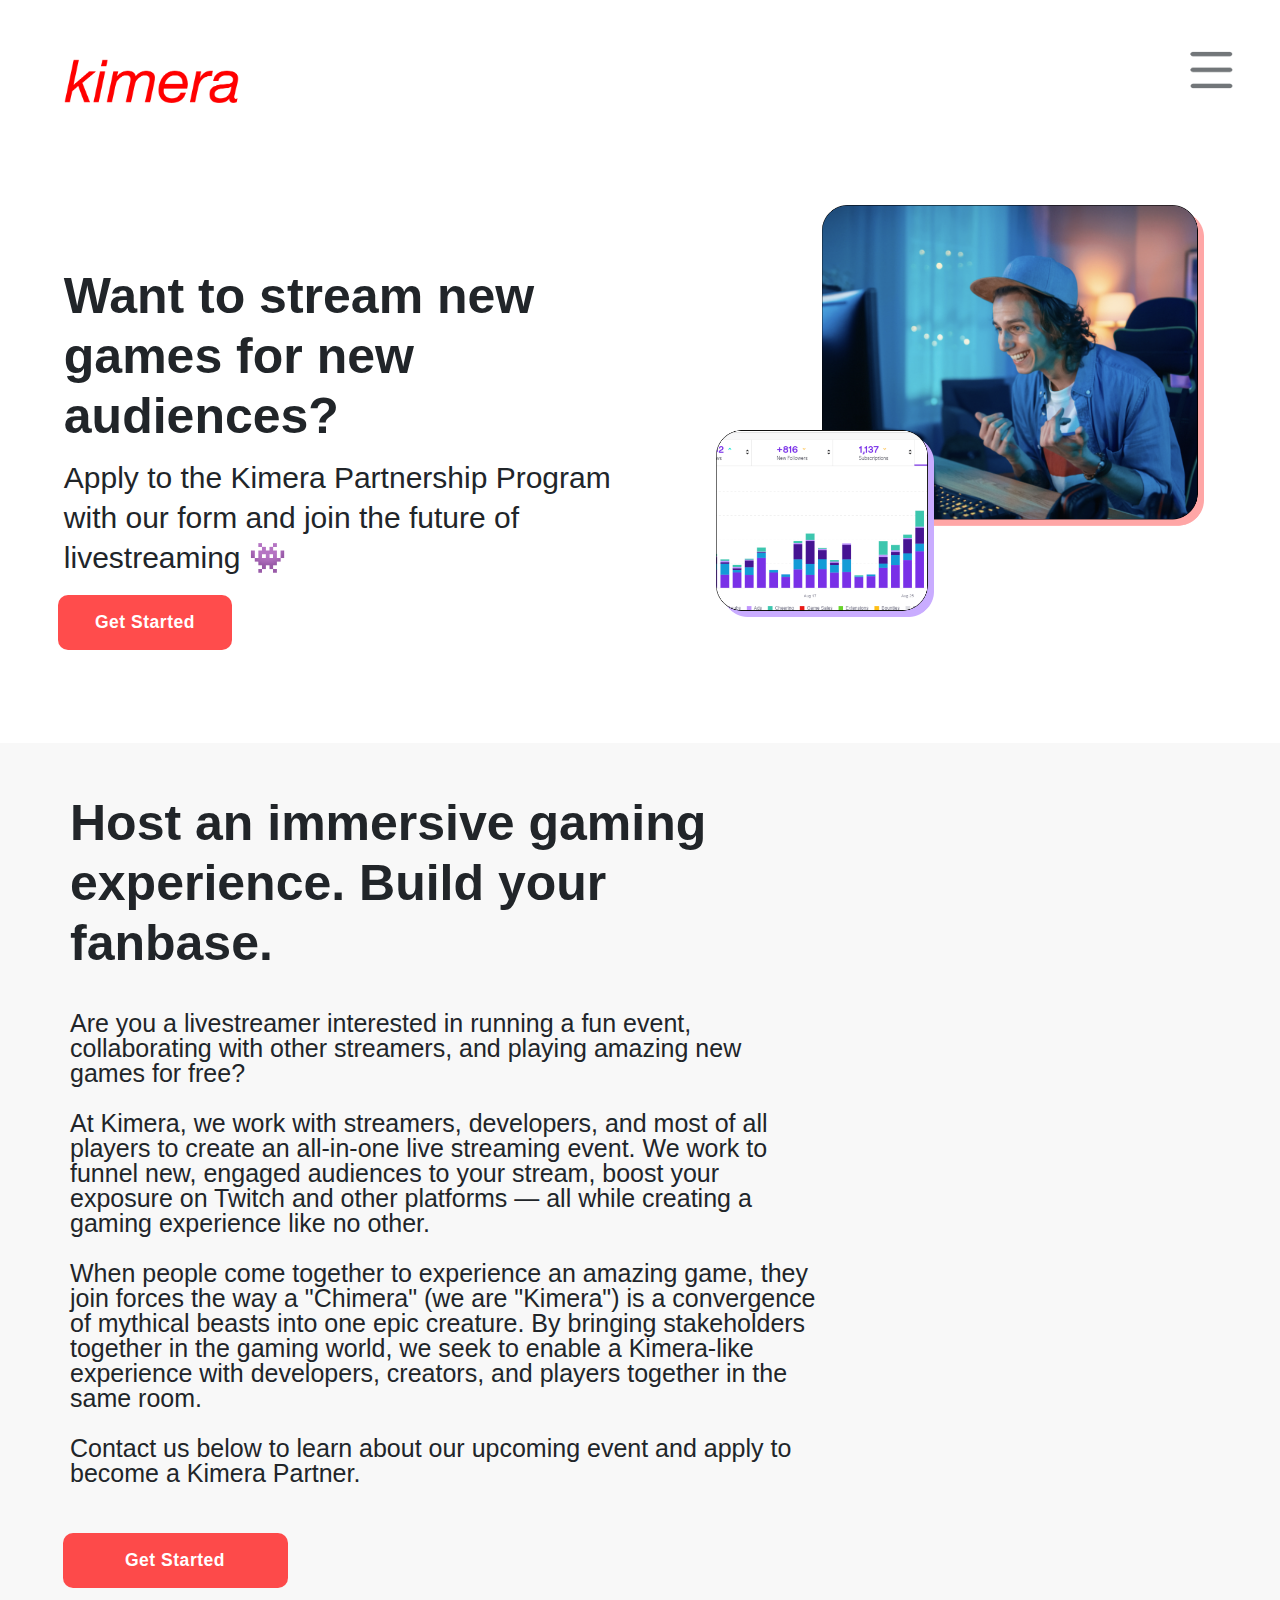
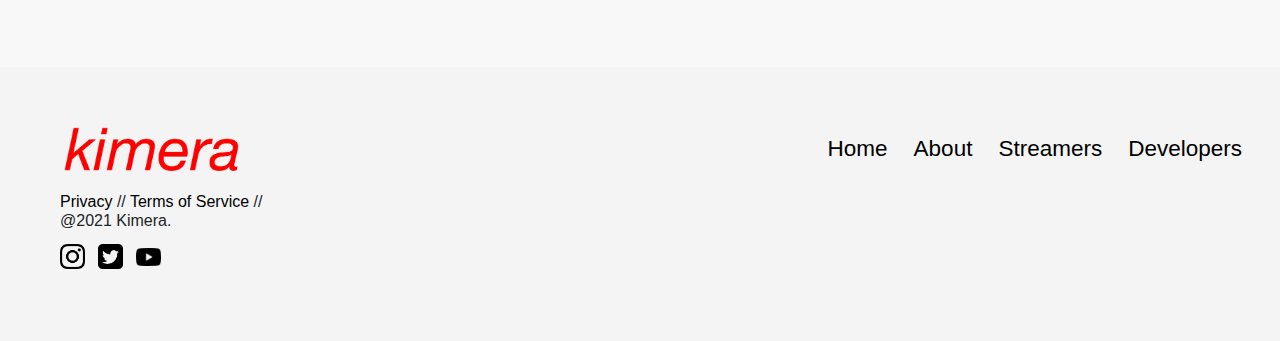
<file: streamers.html>
﻿<!DOCTYPE html>

<html lang="en" xmlns="http://www.w3.org/1999/xhtml">
<head>
    <meta charset="utf-8">
    <meta name="viewport" content="initial-scale=1, width=device-width">

    <link href="favicon-kimera.png" rel="icon">

    <link rel="stylesheet" href="https://stackpath.bootstrapcdn.com/bootstrap/4.3.1/css/bootstrap.min.css" integrity="sha384-ggOyR0iXCbMQv3Xipma34MD+dH/1fQ784/j6cY/iJTQUOhcWr7x9JvoRxT2MZw1T" crossorigin="anonymous">

    <link href="styles.css" rel="stylesheet">
    <link href="mailer.css" rel="stylesheet">

    <script src="https://code.jquery.com/jquery-3.3.1.slim.min.js" integrity="sha384-q8i/X+965DzO0rT7abK41JStQIAqVgRVzpbzo5smXKp4YfRvH+8abtTE1Pi6jizo" crossorigin="anonymous"></script>
    <script src="https://cdnjs.cloudflare.com/ajax/libs/popper.js/1.14.7/umd/popper.min.js" integrity="sha384-UO2eT0CpHqdSJQ6hJty5KVphtPhzWj9WO1clHTMGa3JDZwrnQq4sF86dIHNDz0W1" crossorigin="anonymous"></script>
    <script src="https://stackpath.bootstrapcdn.com/bootstrap/4.3.1/js/bootstrap.min.js" integrity="sha384-JjSmVgyd0p3pXB1rRibZUAYoIIy6OrQ6VrjIEaFf/nJGzIxFDsf4x0xIM+B07jRM" crossorigin="anonymous"></script>

    <!-- Global site tag (gtag.js) - Google Analytics 
    <script async src="https://www.googletagmanager.com/gtag/js?id=G-2VX8ZX56PR"></script>
    <script src="analytics.js"></script>-->

    <title>kimera</title>
</head>

<body>
    <nav class="navbar navbar-light spread">
        <a class="navbar-brand" href="index.html"><img class="headicon" src="kimera.png" alt="kimera"></a>
        <button class="navbar-toggler" type="button" data-toggle="collapse" data-target="#navbarSupportedContent" aria-controls="navbarSupportedContent" aria-expanded="false" aria-label="Toggle navigation">
            <img class="toggle-button" src="hamburger_menu.png" alt="menu">
        </button>
        <div class="collapse navbar-collapse" id="navbarSupportedContent">
            <ul class="navbar-nav ml-auto">
                <li class="nav-item">
                    <a class="nav-link" href="index.html">Home</a>
                </li>
                <li class="nav-item">
                    <a class="nav-link active" href="streamers.html">Streamers</a>
                </li>
                <li class="nav-item">
                    <a class="nav-link" href="developers.html">Developers</a>
                </li>
            </ul>
        </div>
    </nav>
    <main>
        <div class="container-fluid">
            <div class="row justify-content-center">
                <div class="col-lg-6">
                    <div class="centered push">
                        <div class="spacing">
                            <h1 class="lefty">
                                Want to stream new games for new audiences?
                            </h1>
                            <h2>Apply to the Kimera Partnership Program with our form and join the future of livestreaming &#128126;</h2>
                        </div>
                        <div> <a class="typeform-share button" href="mailto:team@getkimera.com">Get Started</a> </div>

                    </div>
                </div>
                <div class="col-lg-6">
                    <div>
                        <img class="homeimage streamer" src="streamer.png" alt="Kimera Home">
                    </div>
                </div>


            </div>
        </div>

        <div class="tint">
            <div class="container info">
                <div class="row">
                    <div class="col-lg-8">
                        <br>
                        <h1 class="lefty">
                            Host an immersive gaming experience. Build your fanbase.
                        </h1>
                        <p>
                            <br>Are you a livestreamer interested in running a fun event, collaborating with other streamers, and playing amazing new games for free?<br>
                            <br>At Kimera, we work with streamers, developers, and most of all players to create an all-in-one live streaming event. We work to funnel new, engaged audiences to your stream, boost your exposure on Twitch and other platforms — all while creating a gaming experience like no other.<br>
                            <br>When people come together to experience an amazing game, they join forces the way a "Chimera" (we are "Kimera") is a convergence of mythical beasts into one epic creature. By bringing stakeholders together in the gaming world, we seek to enable a Kimera-like experience with developers, creators, and players together in the same room.<br>
                            <br>Contact us below to learn about our upcoming event and apply to become a Kimera Partner.
                        </p>
                        <div> <a class="typeform-share button" href="mailto:team@getkimera.com">Get Started</a> </div>
                    </div>

                </div>
            </div>
        </div>
    </main>
    <div class="foot">
        <nav class="navbar navbar-expand-sm navbar-light">
            <a class="navbar-brand" href="index.html"><img class="footicon" src="kimera.png" alt="kimera"></a>
            <ul id="footer-nav" class="navbar-nav ml-auto">
                <li class="nav-item">
                    <a class="nav-link" href="index.html">Home<span class="sr-only">(current)</span></a>
                </li>
                <li class="nav-item">
                    <a class="nav-link" href="about.html">About</a>
                </li>
                <li class="nav-item">
                    <a class="nav-link" href="streamers.html">Streamers</a>
                </li>
                <li class="nav-item">
                    <a class="nav-link" href="developers.html">Developers</a>
                </li>
            </ul>
        </nav>
        <div>
            <table class="mobilefoot">
                <tr>
                    <td class="mobilelink">
                        <a href="index.html">Home</a>
                    </td>
                    <td class="mobilelink">
                        <a href="about.html">About</a>
                    <td>
                </tr>
                <tr>
                    <td class="mobilelink">
                        <a href="streamers.html">Streamers</a>
                    </td>
                    <td class="mobilelink">
                        <a href="developers.html">Developers</a>
                    </td>
                </tr>
            </table>
        </div>
        <div>
            <h6 class="footinfo">
                <a href="privacy.html">Privacy</a>
                //
                <a href="terms.html"> Terms of Service</a>
                //
                <br>
                @2021 Kimera.
            </h6>
            <div>
                <a href="https://www.instagram.com/getkimera/"><img class="bottomtab" src="instablack.png" alt="Instagram"></a>
                <a href="https://twitter.com/getkimera_"><img class="bottomtab" src="twitterblack.png" alt="Twitter"></a>
                <a href="https://www.youtube.com/channel/UCL1j4tc9iiNSRJQ09TuM9TQ"><img class="bottomtab" src="youtubeblack.png" alt="YouTube"></a>
            </div>
        </div>
    </div>
</body>
</html>
</file>
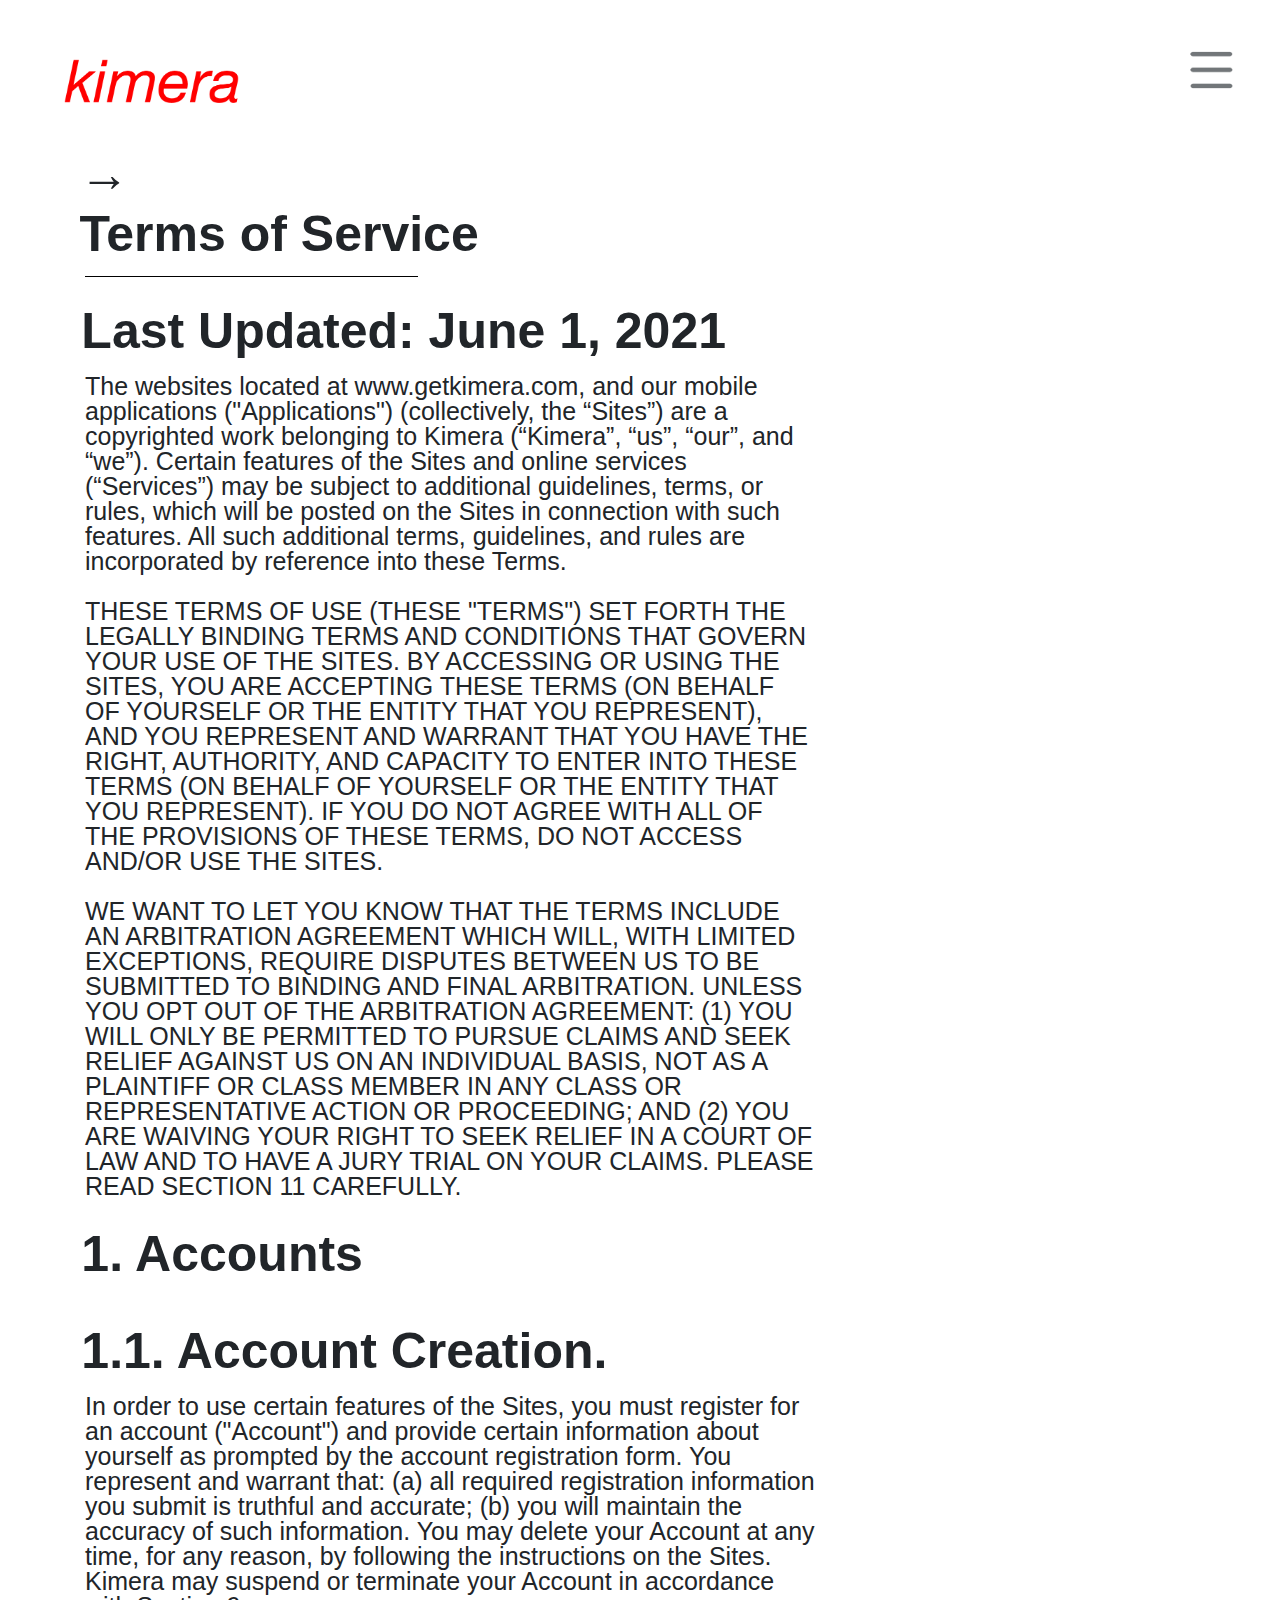
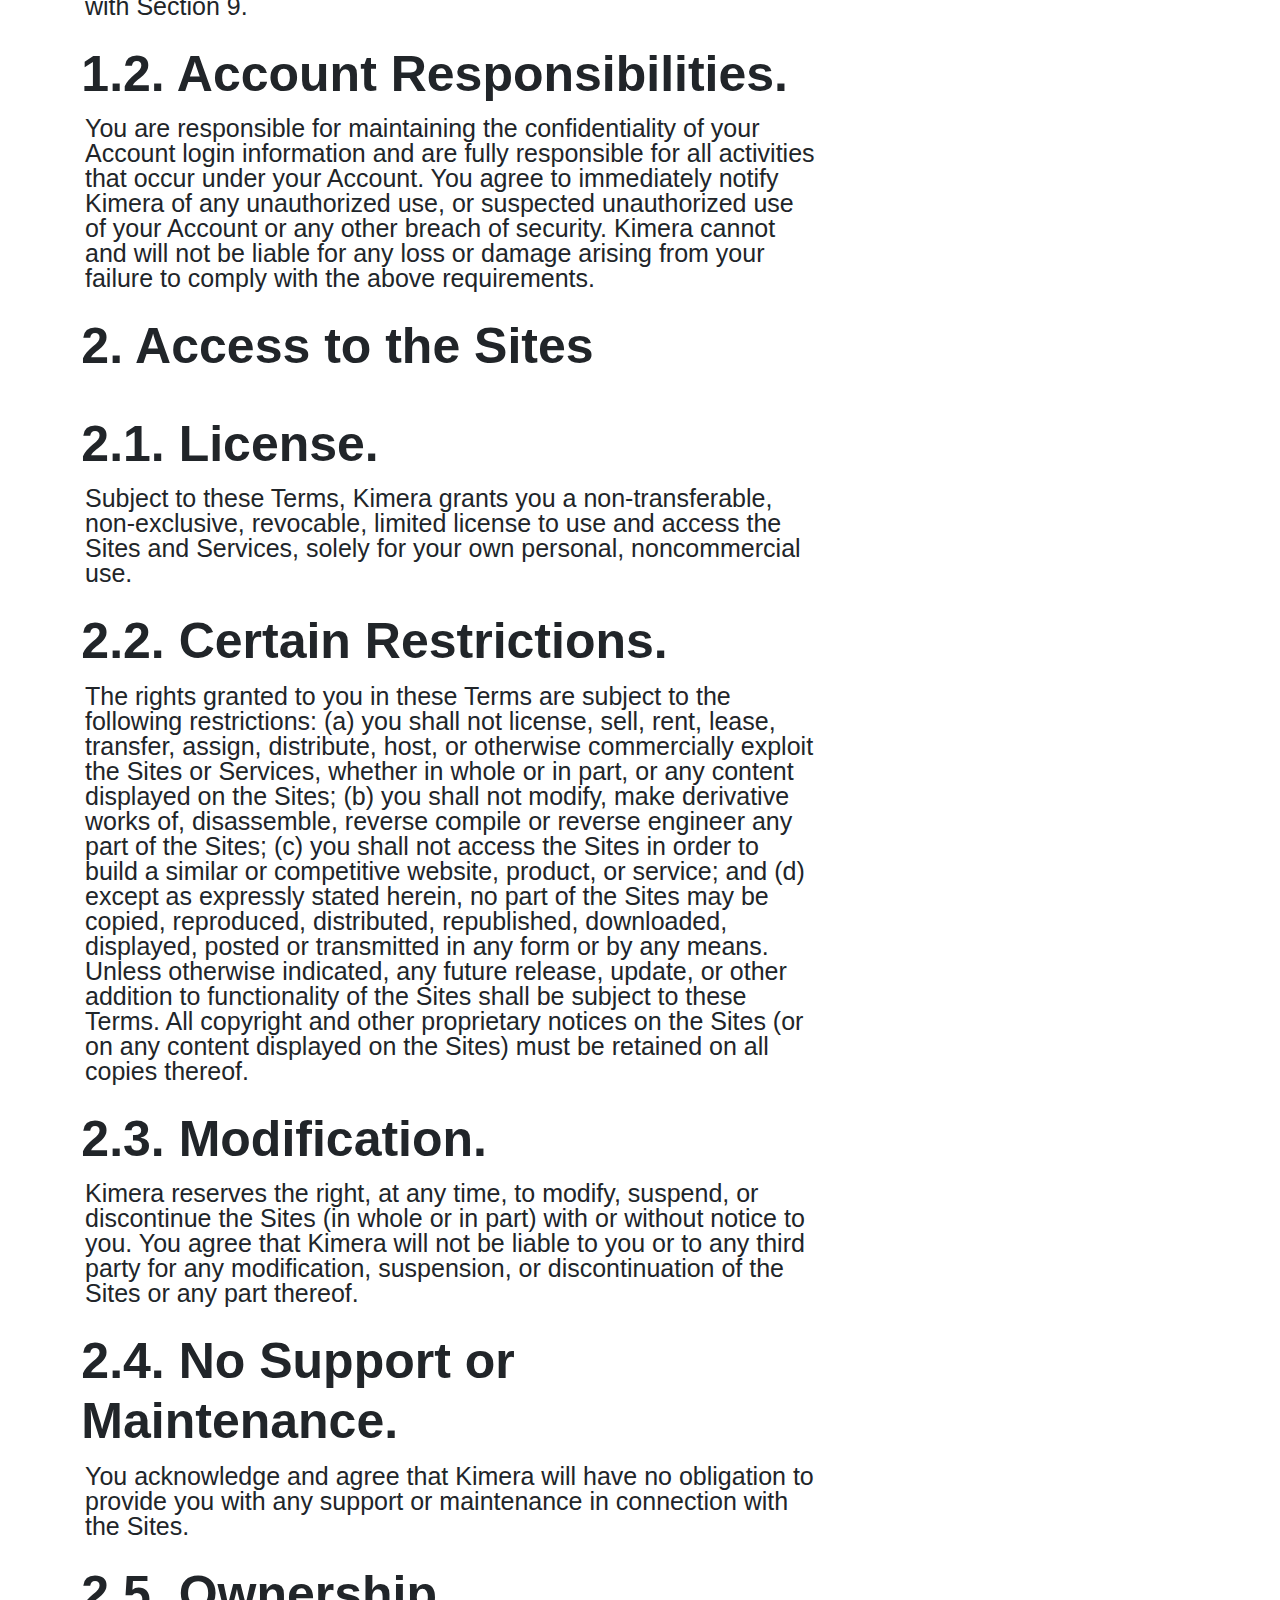
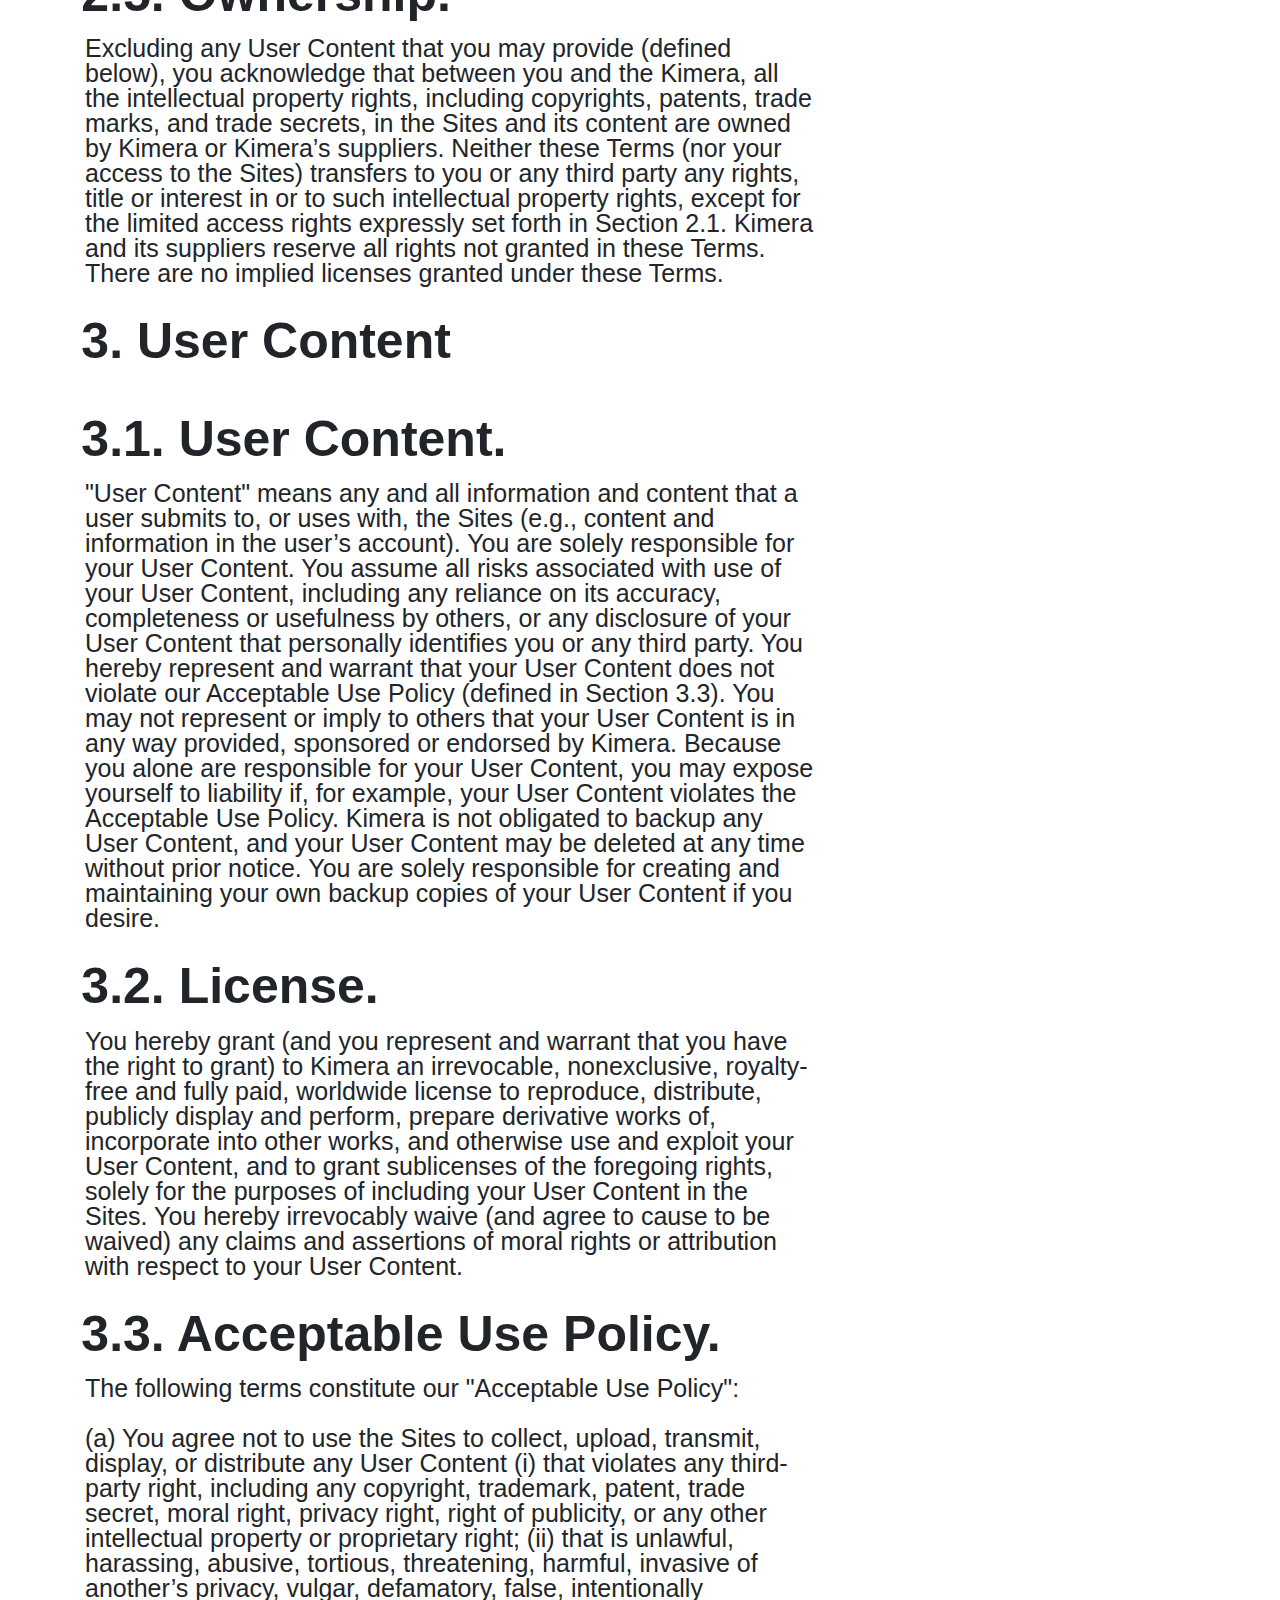
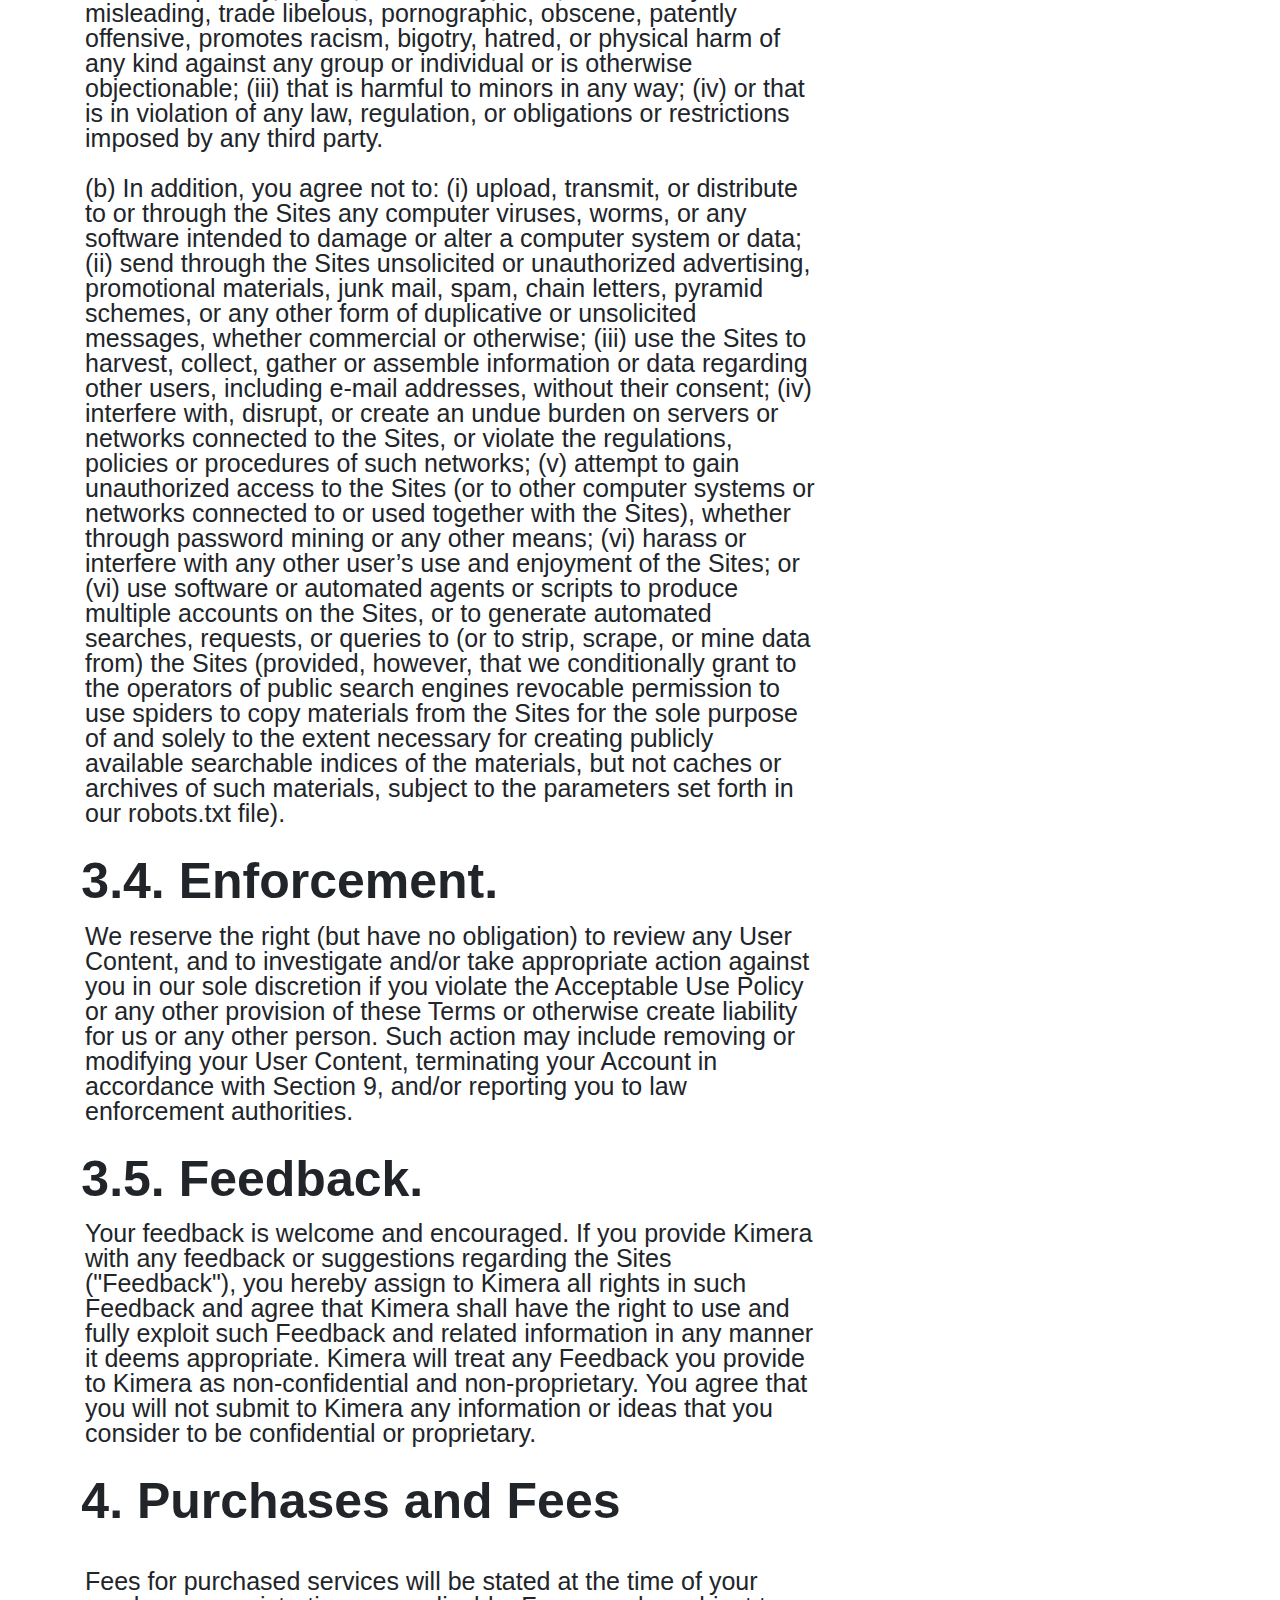
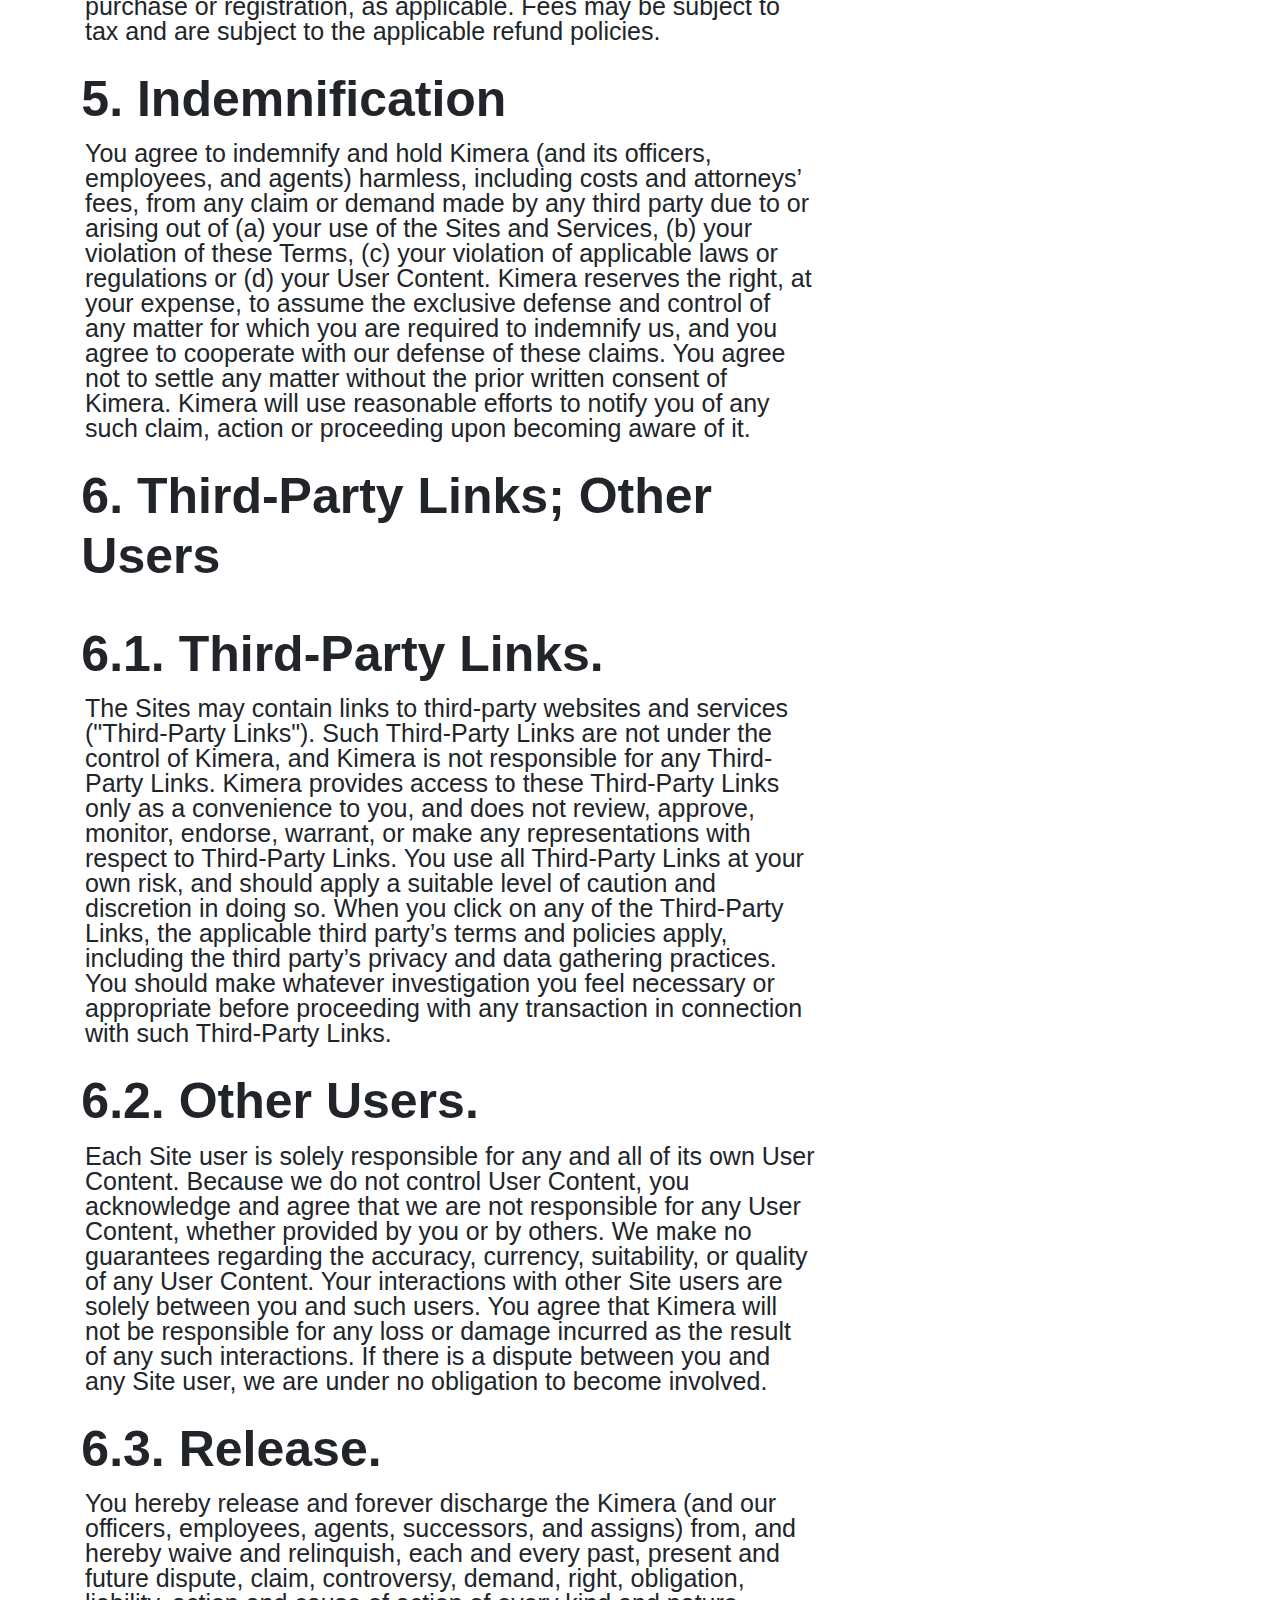
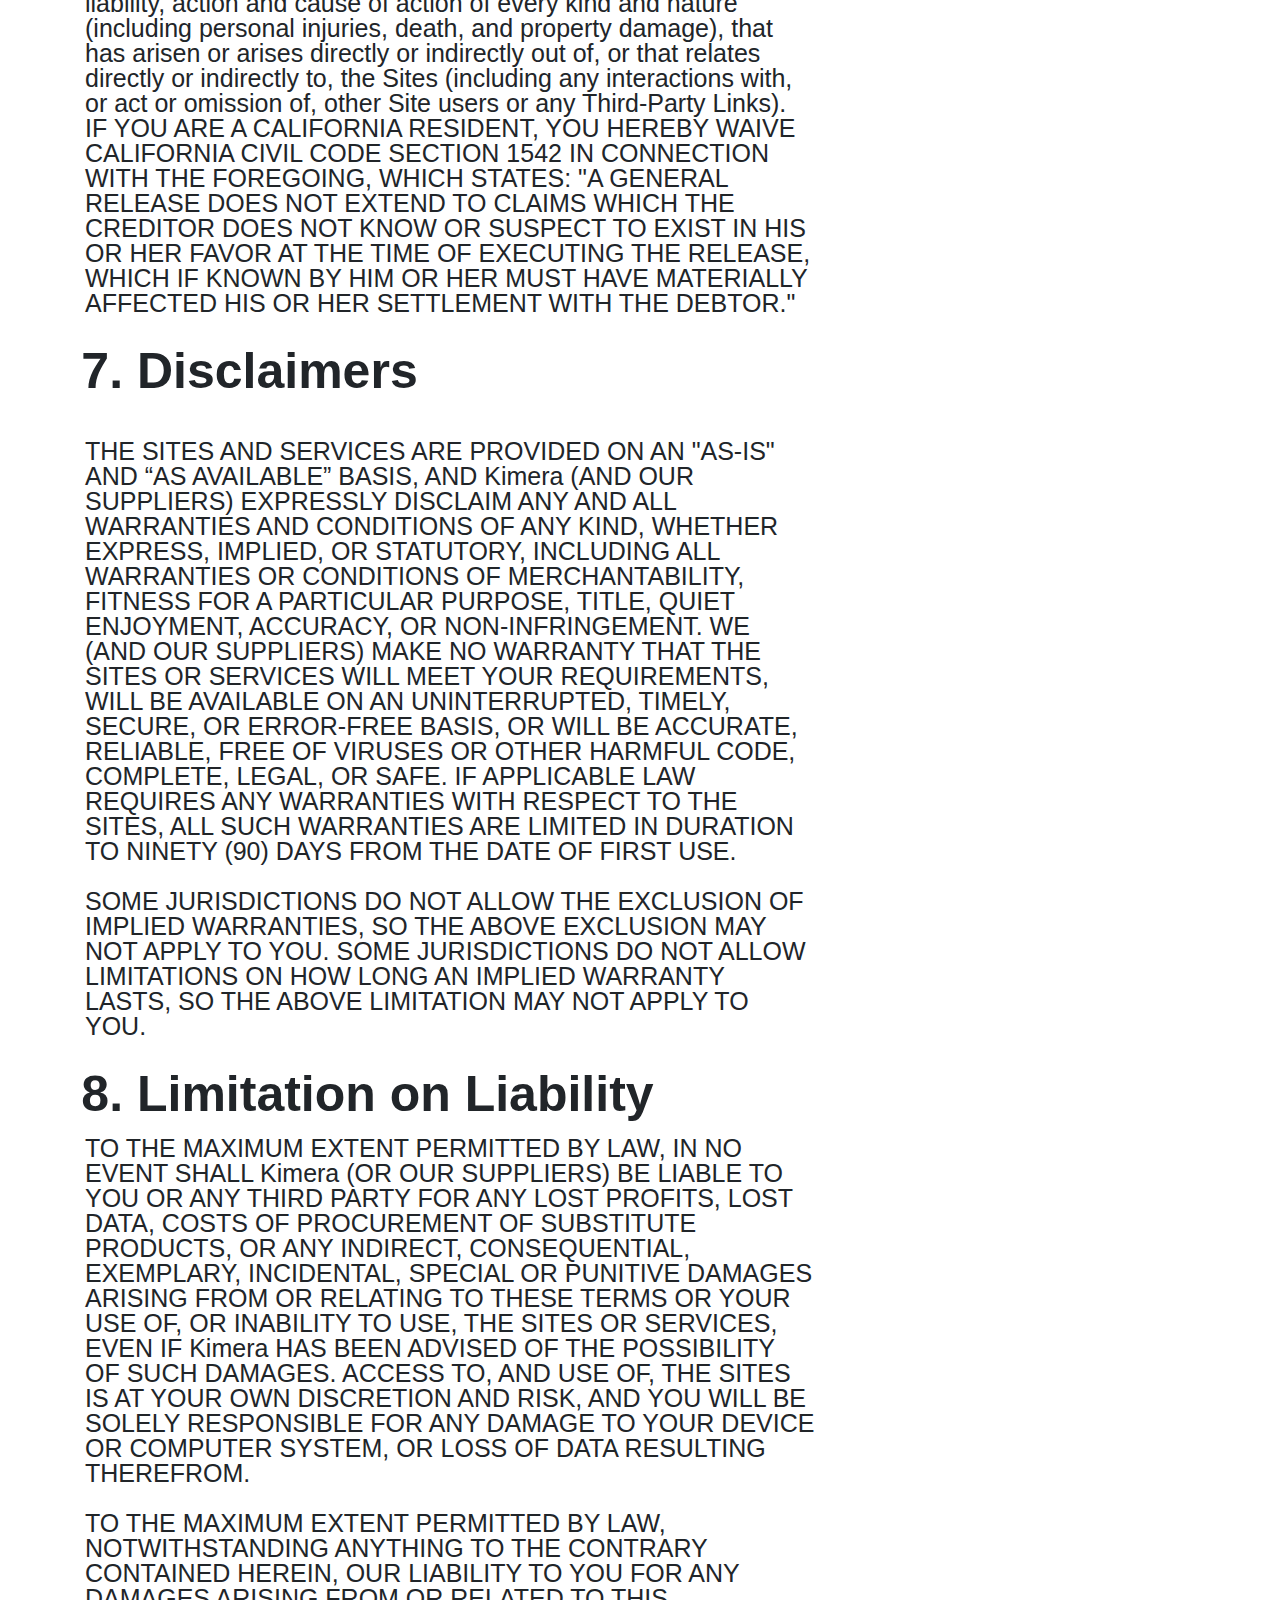
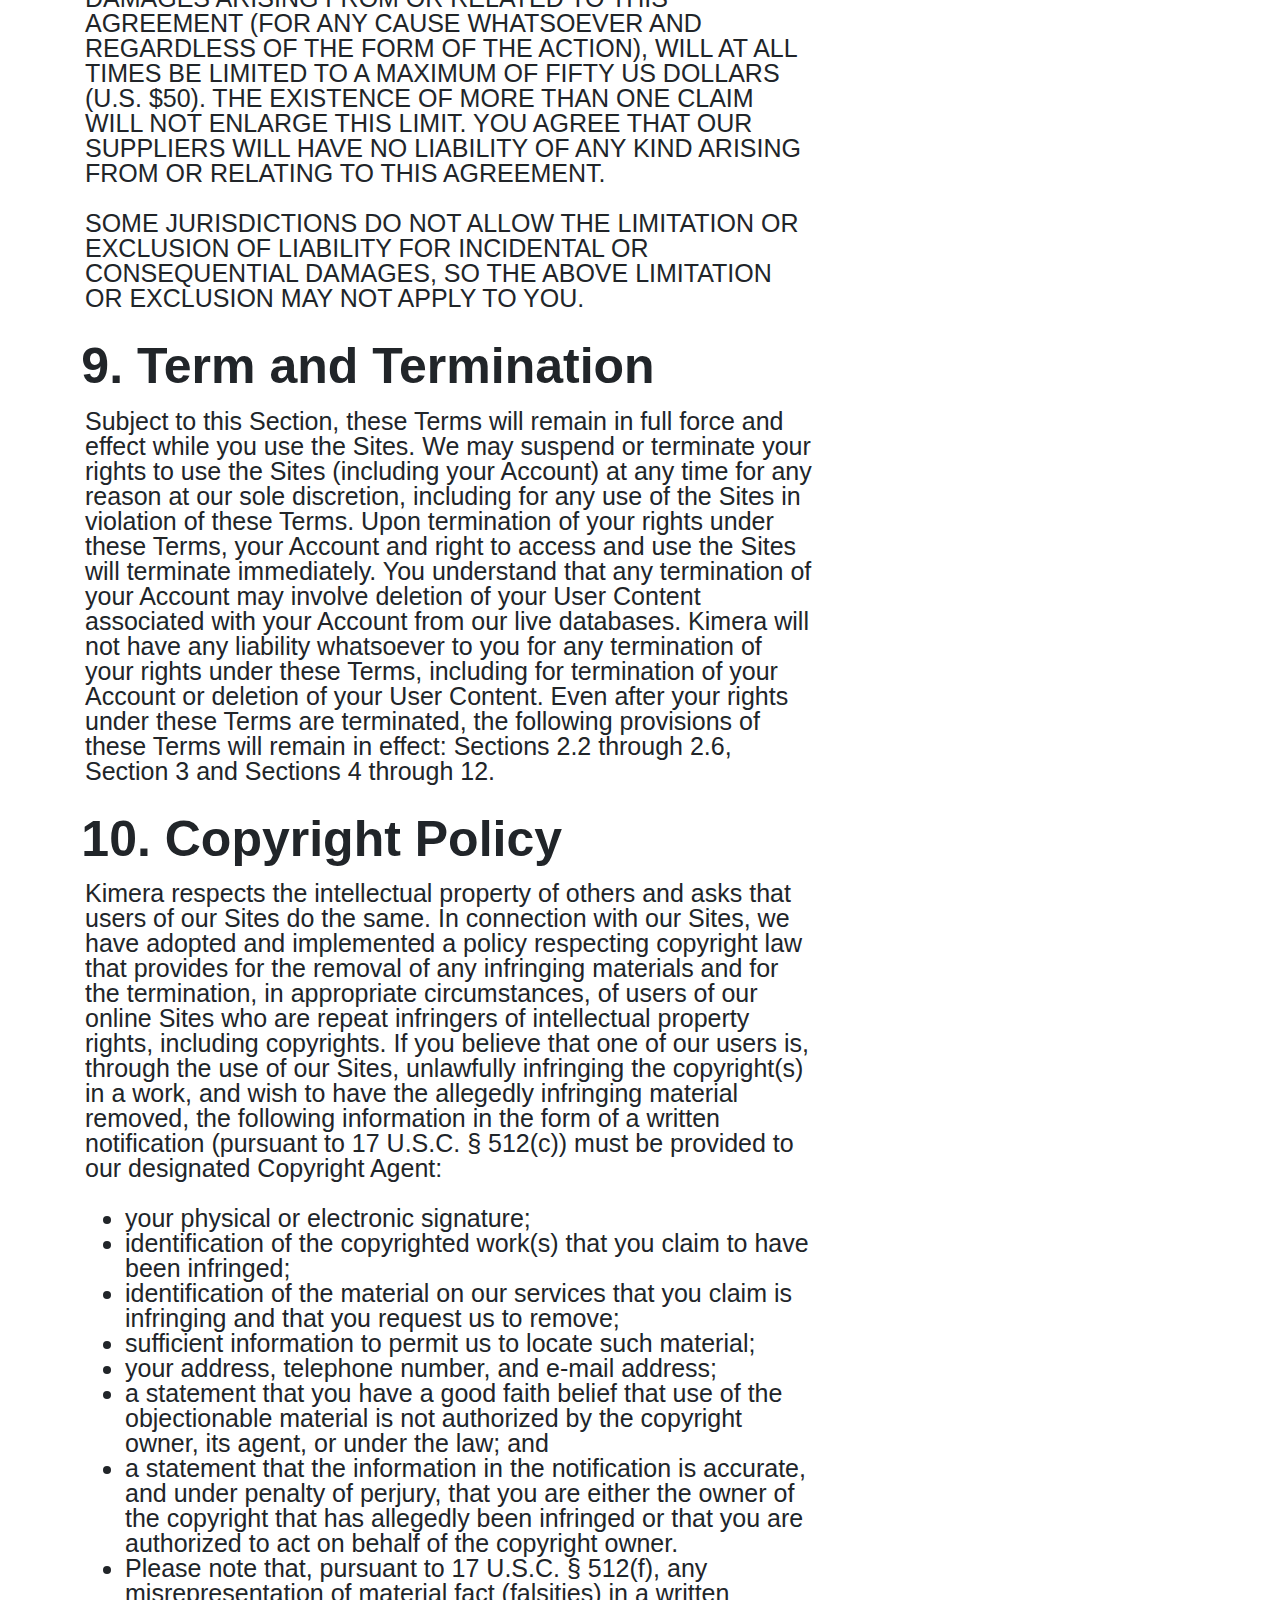
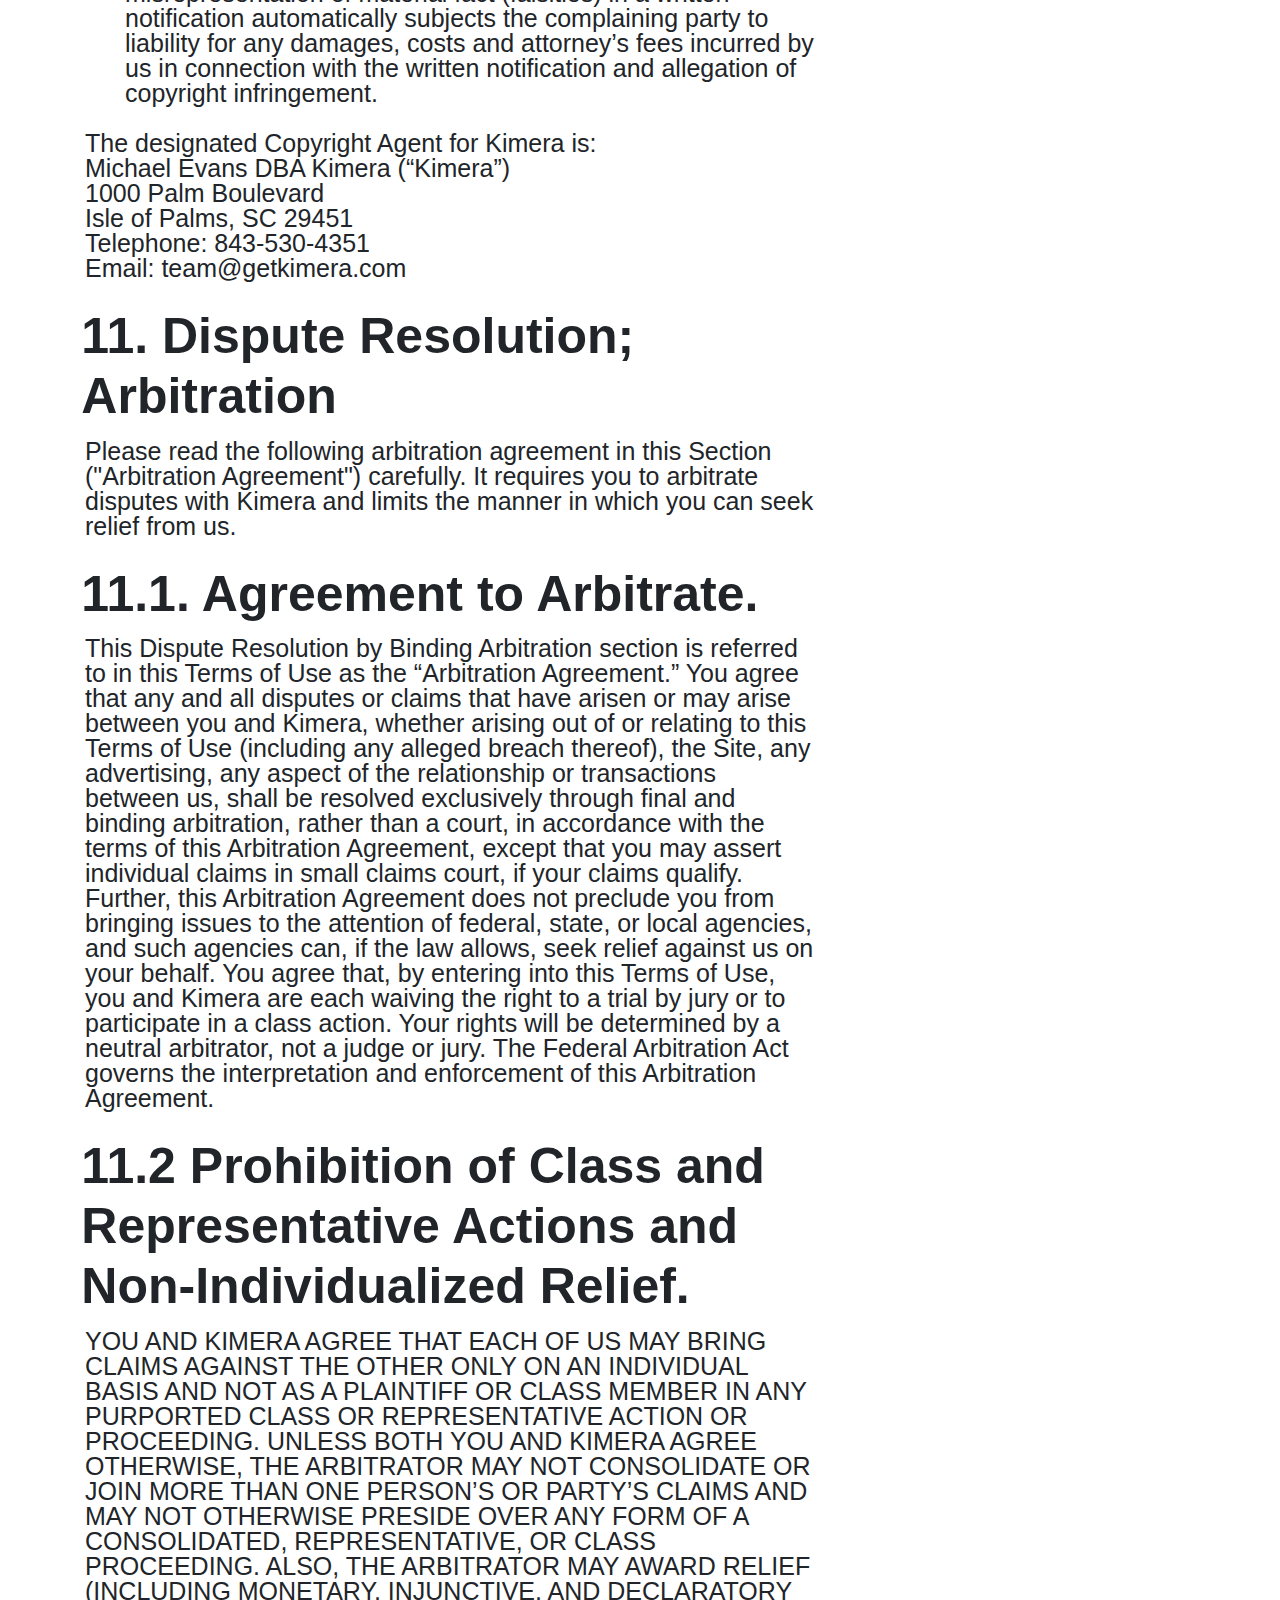
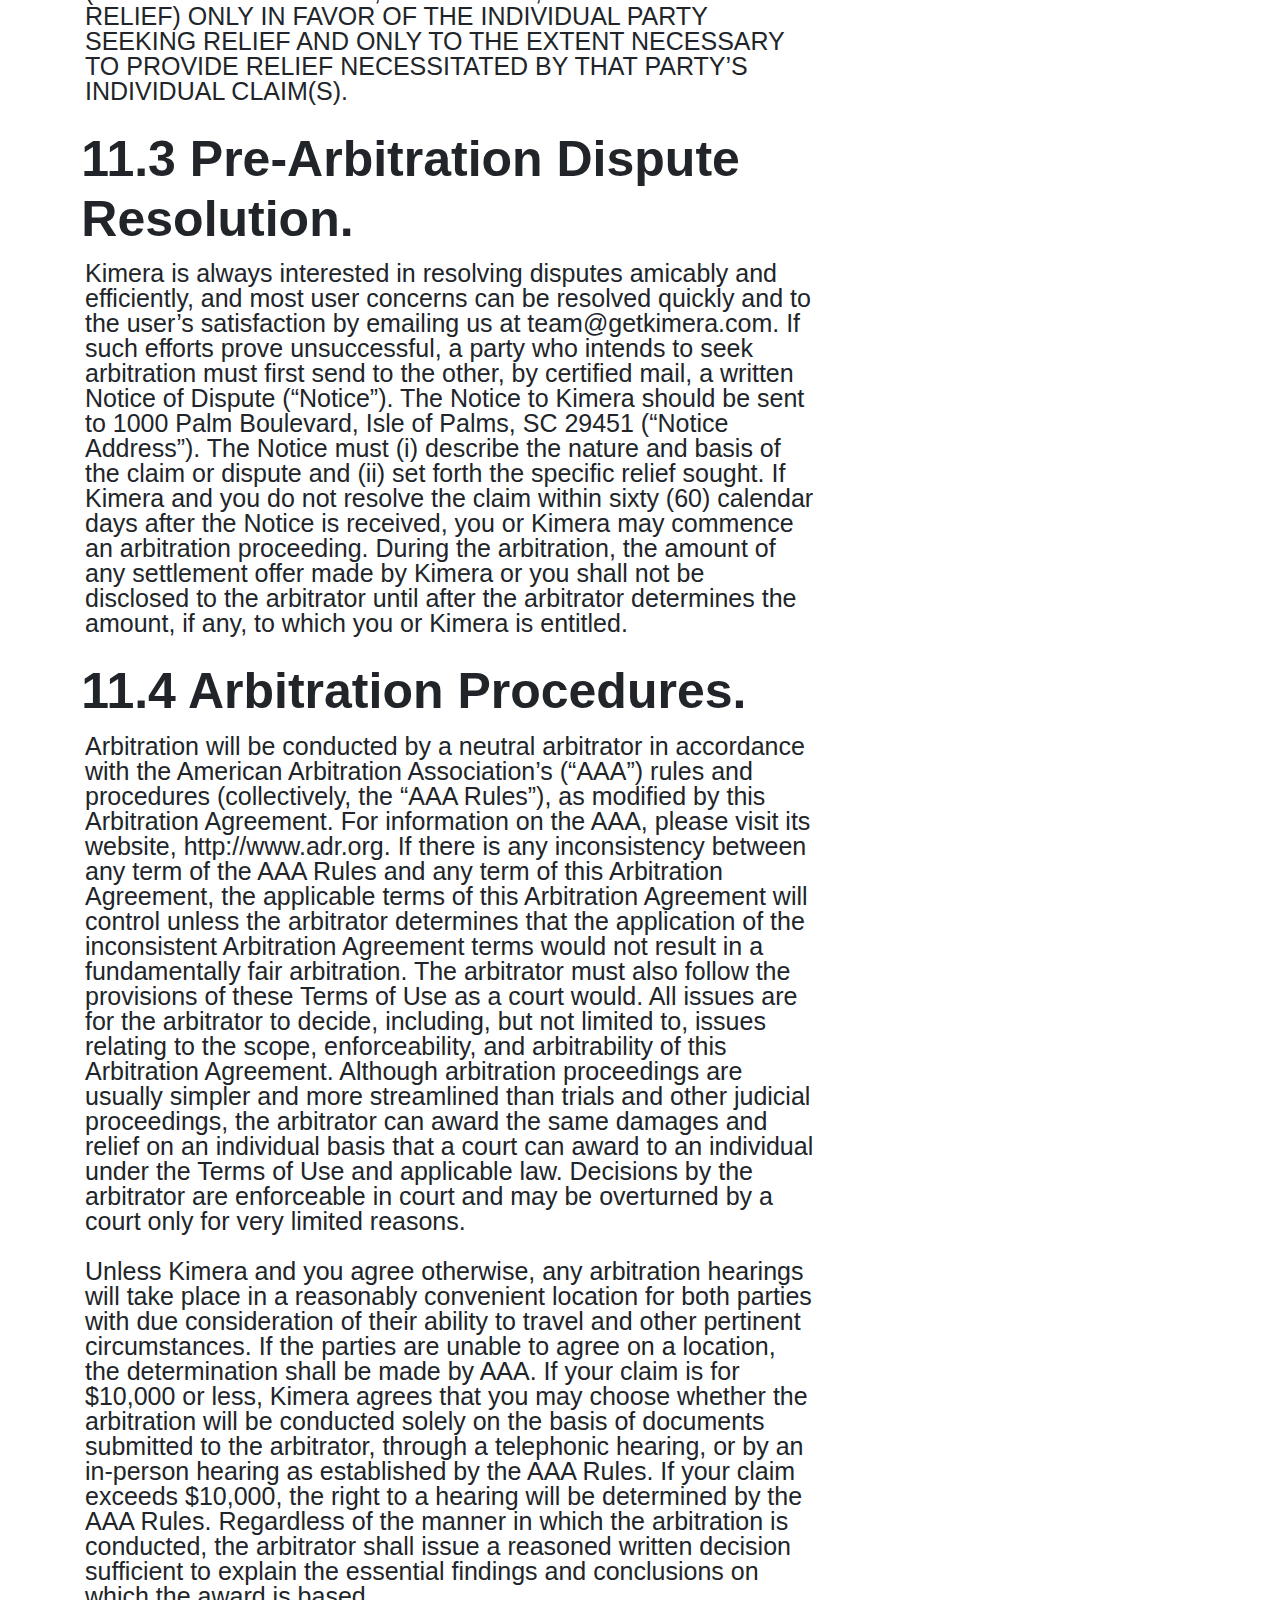
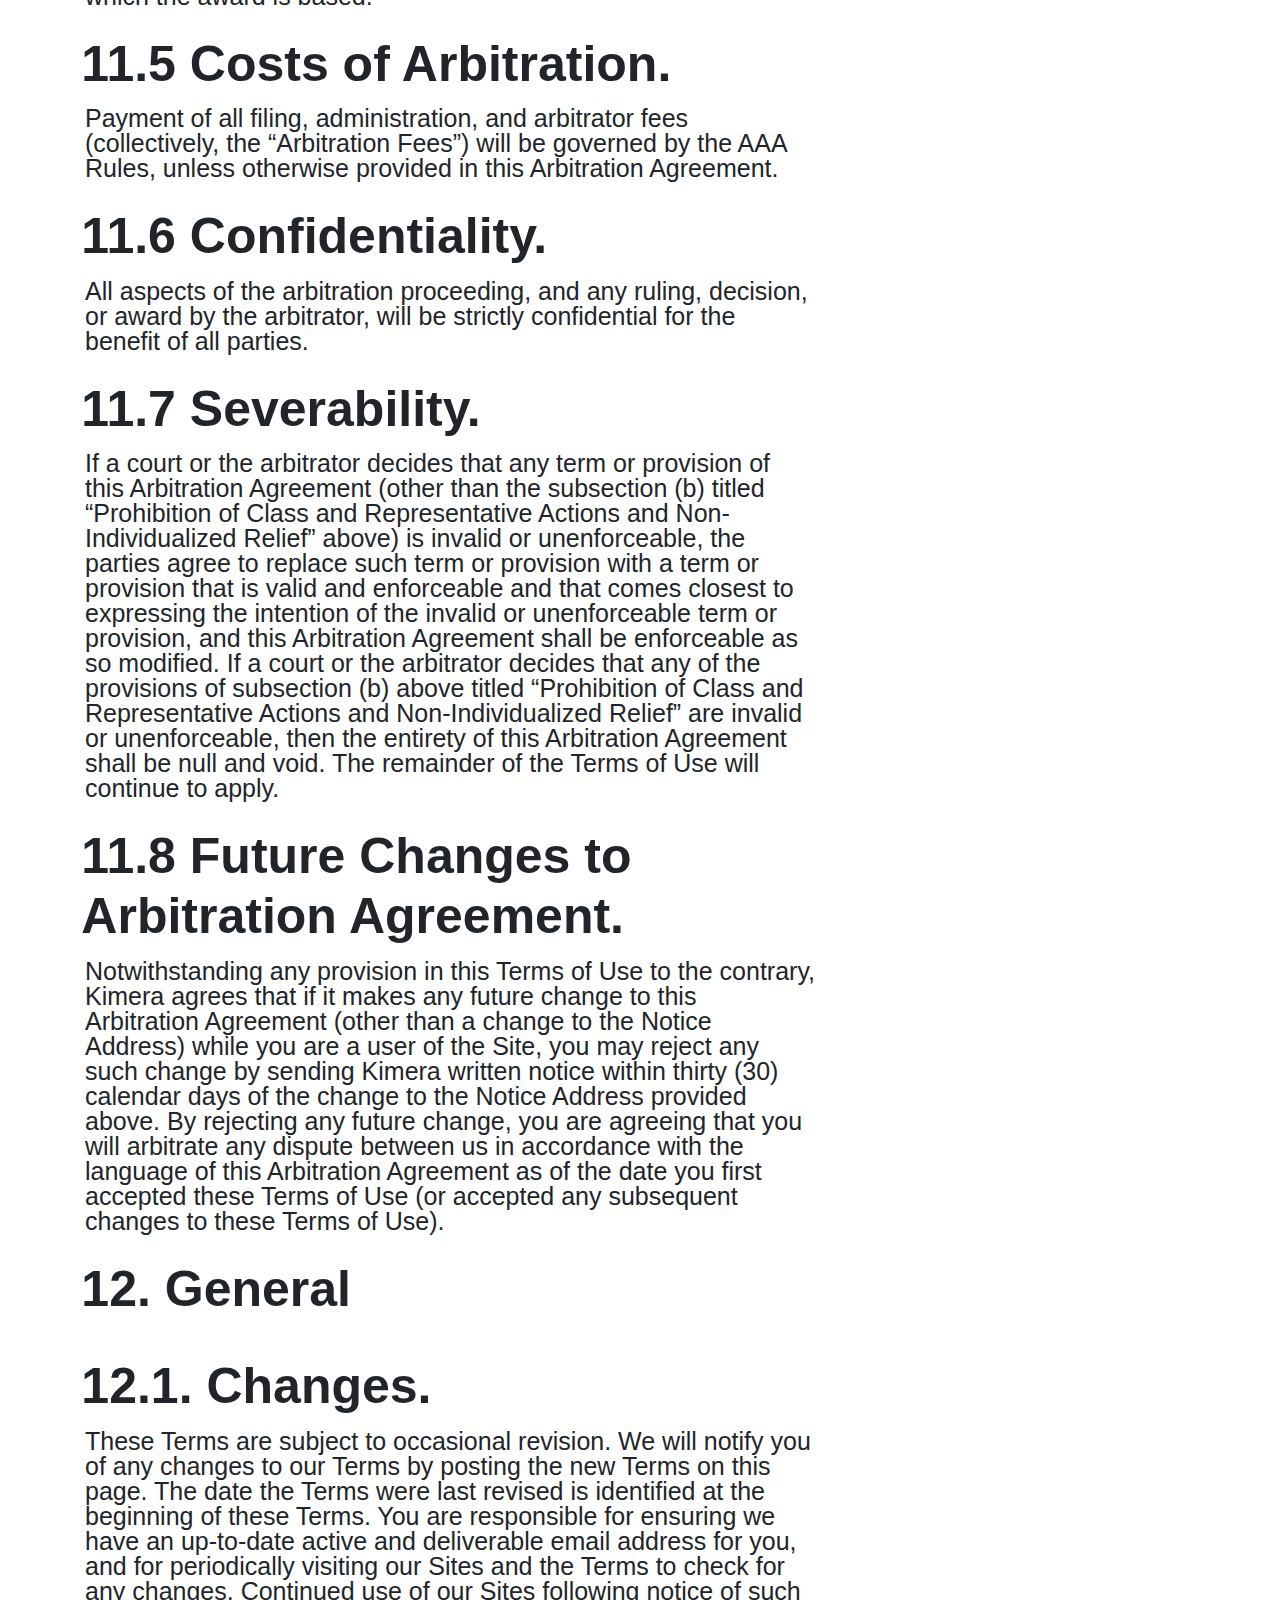
<file: terms.html>
﻿<!DOCTYPE html>

<html lang="en" xmlns="http://www.w3.org/1999/xhtml">
<head>
    <meta charset="utf-8">
    <meta name="viewport" content="initial-scale=1, width=device-width">

    <link href="favicon-kimera.png" rel="icon">

    <link rel="stylesheet" href="https://stackpath.bootstrapcdn.com/bootstrap/4.3.1/css/bootstrap.min.css" integrity="sha384-ggOyR0iXCbMQv3Xipma34MD+dH/1fQ784/j6cY/iJTQUOhcWr7x9JvoRxT2MZw1T" crossorigin="anonymous">

    <link href="styles.css" rel="stylesheet">

    <script src="https://code.jquery.com/jquery-3.3.1.slim.min.js" integrity="sha384-q8i/X+965DzO0rT7abK41JStQIAqVgRVzpbzo5smXKp4YfRvH+8abtTE1Pi6jizo" crossorigin="anonymous"></script>
    <script src="https://cdnjs.cloudflare.com/ajax/libs/popper.js/1.14.7/umd/popper.min.js" integrity="sha384-UO2eT0CpHqdSJQ6hJty5KVphtPhzWj9WO1clHTMGa3JDZwrnQq4sF86dIHNDz0W1" crossorigin="anonymous"></script>
    <script src="https://stackpath.bootstrapcdn.com/bootstrap/4.3.1/js/bootstrap.min.js" integrity="sha384-JjSmVgyd0p3pXB1rRibZUAYoIIy6OrQ6VrjIEaFf/nJGzIxFDsf4x0xIM+B07jRM" crossorigin="anonymous"></script>

    <!-- Global site tag (gtag.js) - Google Analytics
    <script async src="https://www.googletagmanager.com/gtag/js?id=G-2VX8ZX56PR"></script>
    <script src="analytics.js"></script>-->

    <title>Kimera</title>
</head>

<body>
    <nav class="navbar navbar-light spread">
        <a class="navbar-brand" href="index.html"><img class="headicon" src="kimera.png" alt="kimera"></a>
        <button class="navbar-toggler" type="button" data-toggle="collapse" data-target="#navbarSupportedContent" aria-controls="navbarSupportedContent" aria-expanded="false" aria-label="Toggle navigation">
            <img class="toggle-button" src="hamburger_menu.png" alt="menu">
        </button>
        <div class="collapse navbar-collapse" id="navbarSupportedContent">
            <ul class="navbar-nav ml-auto">
                <li class="nav-item">
                    <a class="nav-link active" href="index.html">Home</a>
                </li>
                <li class="nav-item">
                    <a class="nav-link" href="streamers.html">Streamers</a>
                </li>
                <li class="nav-item">
                    <a class="nav-link" href="developers.html">Developers</a>
                </li>
            </ul>
        </div>
    </nav>
    <main>
        <div class="container">
            <h1 class="left">
                &#8594;<br>Terms of Service
            </h1>
            <hr><br>
            <div class="row">
                <div class="col-lg-8">
                    <h1 class="left">Last Updated: June 1, 2021</h1>
                    <p>
                        The websites located at www.getkimera.com, and our mobile applications ("Applications") (collectively, the “Sites”) are a copyrighted work belonging to Kimera (“Kimera”, “us”, “our”, and “we”). Certain features of the Sites and online services (“Services”) may be subject to additional guidelines, terms, or rules, which will be posted on the Sites in connection with such features. All such additional terms, guidelines, and rules are incorporated by reference into these Terms.
                    </p><p>
                        THESE TERMS OF USE (THESE "TERMS") SET FORTH THE LEGALLY BINDING TERMS AND CONDITIONS THAT GOVERN YOUR USE OF THE SITES. BY ACCESSING OR USING THE SITES, YOU ARE ACCEPTING THESE TERMS (ON BEHALF OF YOURSELF OR THE ENTITY THAT YOU REPRESENT), AND YOU REPRESENT AND WARRANT THAT YOU HAVE THE RIGHT, AUTHORITY, AND CAPACITY TO ENTER INTO THESE TERMS (ON BEHALF OF YOURSELF OR THE ENTITY THAT YOU REPRESENT). IF YOU DO NOT AGREE WITH ALL OF THE PROVISIONS OF THESE TERMS, DO NOT ACCESS AND/OR USE THE SITES.
                    </p><p>
                        WE WANT TO LET YOU KNOW THAT THE TERMS INCLUDE AN ARBITRATION AGREEMENT WHICH WILL, WITH LIMITED EXCEPTIONS, REQUIRE DISPUTES BETWEEN US TO BE SUBMITTED TO BINDING AND FINAL ARBITRATION. UNLESS YOU OPT OUT OF THE ARBITRATION AGREEMENT: (1) YOU WILL ONLY BE PERMITTED TO PURSUE CLAIMS AND SEEK RELIEF AGAINST US ON AN INDIVIDUAL BASIS, NOT AS A PLAINTIFF OR CLASS MEMBER IN ANY CLASS OR REPRESENTATIVE ACTION OR PROCEEDING; AND (2) YOU ARE WAIVING YOUR RIGHT TO SEEK RELIEF IN A COURT OF LAW AND TO HAVE A JURY TRIAL ON YOUR CLAIMS. PLEASE READ SECTION 11 CAREFULLY.
                    </p>
                    <p>
                        <h1 class="left">
                            1. Accounts
                        </h1>
                        <br>
                        <h1 class="left"> 1.1. Account Creation.</h1>
                    <p>
                        In order to use certain features of the Sites, you must register for an account ("Account") and provide certain information about yourself as prompted by the account registration form. You represent and warrant that: (a) all required registration information you submit is truthful and accurate; (b) you will maintain the accuracy of such information. You may delete your Account at any time, for any reason, by following the instructions on the Sites. Kimera may suspend or terminate your Account in accordance with Section 9.
                    </p><h1 class="left">1.2. Account Responsibilities. </h1><p>
                        You are responsible for maintaining the confidentiality of your Account login information and are fully responsible for all activities that occur under your Account. You agree to immediately notify Kimera of any unauthorized use, or suspected unauthorized use of your Account or any other breach of security. Kimera cannot and will not be liable for any loss or damage arising from your failure to comply with the above requirements.
                    </p><h1 class="left">2. Access to the Sites</h1><br>
                    <h1 class="left">2.1. License.</h1><p>
                        Subject to these Terms, Kimera grants you a non-transferable, non-exclusive, revocable, limited license to use and access the Sites and Services, solely for your own personal, noncommercial use.
                    </p><h1 class="left">2.2. Certain Restrictions.</h1><p>
                        The rights granted to you in these Terms are subject to the following restrictions: (a) you shall not license, sell, rent, lease, transfer, assign, distribute, host, or otherwise commercially exploit the Sites or Services, whether in whole or in part, or any content displayed on the Sites; (b) you shall not modify, make derivative works of, disassemble, reverse compile or reverse engineer any part of the Sites; (c) you shall not access the Sites in order to build a similar or competitive website, product, or service; and (d) except as expressly stated herein, no part of the Sites may be copied, reproduced, distributed, republished, downloaded, displayed, posted or transmitted in any form or by any means. Unless otherwise indicated, any future release, update, or other addition to functionality of the Sites shall be subject to these Terms. All copyright and other proprietary notices on the Sites (or on any content displayed on the Sites) must be retained on all copies thereof.
                    </p><h1 class="left">2.3. Modification.</h1><p>
                        Kimera reserves the right, at any time, to modify, suspend, or discontinue the Sites (in whole or in part) with or without notice to you. You agree that Kimera will not be liable to you or to any third party for any modification, suspension, or discontinuation of the Sites or any part thereof.
                    </p><h1 class="left">2.4. No Support or Maintenance.</h1><p>
                        You acknowledge and agree that Kimera will have no obligation to provide you with any support or maintenance in connection with the Sites.
                    </p><h1 class="left">2.5. Ownership.</h1><p>
                        Excluding any User Content that you may provide (defined below), you acknowledge that between you and the Kimera, all the intellectual property rights, including copyrights, patents, trade marks, and trade secrets, in the Sites and its content are owned by Kimera or Kimera’s suppliers. Neither these Terms (nor your access to the Sites) transfers to you or any third party any rights, title or interest in or to such intellectual property rights, except for the limited access rights expressly set forth in Section 2.1. Kimera and its suppliers reserve all rights not granted in these Terms. There are no implied licenses granted under these Terms.
                    </p>
                    <h1 class="left">3. User Content</h1><br>
                    <h1 class="left">3.1. User Content.</h1><p>
                        "User Content" means any and all information and content that a user submits to, or uses with, the Sites (e.g., content and information in the user’s account). You are solely responsible for your User Content. You assume all risks associated with use of your User Content, including any reliance on its accuracy, completeness or usefulness by others, or any disclosure of your User Content that personally identifies you or any third party. You hereby represent and warrant that your User Content does not violate our Acceptable Use Policy (defined in Section 3.3). You may not represent or imply to others that your User Content is in any way provided, sponsored or endorsed by Kimera. Because you alone are responsible for your User Content, you may expose yourself to liability if, for example, your User Content violates the Acceptable Use Policy. Kimera is not obligated to backup any User Content, and your User Content may be deleted at any time without prior notice. You are solely responsible for creating and maintaining your own backup copies of your User Content if you desire.
                    </p><h1 class="left">3.2. License.</h1><p>
                        You hereby grant (and you represent and warrant that you have the right to grant) to Kimera an irrevocable, nonexclusive, royalty-free and fully paid, worldwide license to reproduce, distribute, publicly display and perform, prepare derivative works of, incorporate into other works, and otherwise use and exploit your User Content, and to grant sublicenses of the foregoing rights, solely for the purposes of including your User Content in the Sites. You hereby irrevocably waive (and agree to cause to be waived) any claims and assertions of moral rights or attribution with respect to your User Content.
                    </p><h1 class="left">3.3. Acceptable Use Policy.</h1><p>
                        The following terms constitute our "Acceptable Use Policy":
                    </p><p>
                        (a) You agree not to use the Sites to collect, upload, transmit, display, or distribute any User Content (i) that violates any third-party right, including any copyright, trademark, patent, trade secret, moral right, privacy right, right of publicity, or any other intellectual property or proprietary right; (ii) that is unlawful, harassing, abusive, tortious, threatening, harmful, invasive of another’s privacy, vulgar, defamatory, false, intentionally misleading, trade libelous, pornographic, obscene, patently offensive, promotes racism, bigotry, hatred, or physical harm of any kind against any group or individual or is otherwise objectionable; (iii) that is harmful to minors in any way; (iv) or that is in violation of any law, regulation, or obligations or restrictions imposed by any third party.
                    </p><p>
                        (b) In addition, you agree not to: (i) upload, transmit, or distribute to or through the Sites any computer viruses, worms, or any software intended to damage or alter a computer system or data; (ii) send through the Sites unsolicited or unauthorized advertising, promotional materials, junk mail, spam, chain letters, pyramid schemes, or any other form of duplicative or unsolicited messages, whether commercial or otherwise; (iii) use the Sites to harvest, collect, gather or assemble information or data regarding other users, including e-mail addresses, without their consent; (iv) interfere with, disrupt, or create an undue burden on servers or networks connected to the Sites, or violate the regulations, policies or procedures of such networks; (v) attempt to gain unauthorized access to the Sites (or to other computer systems or networks connected to or used together with the Sites), whether through password mining or any other means; (vi) harass or interfere with any other user’s use and enjoyment of the Sites; or (vi) use software or automated agents or scripts to produce multiple accounts on the Sites, or to generate automated searches, requests, or queries to (or to strip, scrape, or mine data from) the Sites (provided, however, that we conditionally grant to the operators of public search engines revocable permission to use spiders to copy materials from the Sites for the sole purpose of and solely to the extent necessary for creating publicly available searchable indices of the materials, but not caches or archives of such materials, subject to the parameters set forth in our robots.txt file).
                    </p><h1 class="left">3.4. Enforcement.</h1><p>
                        We reserve the right (but have no obligation) to review any User Content, and to investigate and/or take appropriate action against you in our sole discretion if you violate the Acceptable Use Policy or any other provision of these Terms or otherwise create liability for us or any other person. Such action may include removing or modifying your User Content, terminating your Account in accordance with Section 9, and/or reporting you to law enforcement authorities.
                    </p><h1 class="left">3.5. Feedback.</h1><p>
                        Your feedback is welcome and encouraged. If you provide Kimera with any feedback or suggestions regarding the Sites ("Feedback"), you hereby assign to Kimera all rights in such Feedback and agree that Kimera shall have the right to use and fully exploit such Feedback and related information in any manner it deems appropriate. Kimera will treat any Feedback you provide to Kimera as non-confidential and non-proprietary. You agree that you will not submit to Kimera any information or ideas that you consider to be confidential or proprietary.
                    </p>
                    <h1 class="left">4. Purchases and Fees</h1><br>
                    <p>
                        Fees for purchased services will be stated at the time of your purchase or registration, as applicable. Fees may be subject to tax and are subject to the applicable refund policies.
                    </p>
                    <h1 class="left">5. Indemnification</h1>
                    <p>
                        You agree to indemnify and hold Kimera (and its officers, employees, and agents) harmless, including costs and attorneys’ fees, from any claim or demand made by any third party due to or arising out of (a) your use of the Sites and Services, (b) your violation of these Terms, (c) your violation of applicable laws or regulations or (d) your User Content. Kimera reserves the right, at your expense, to assume the exclusive defense and control of any matter for which you are required to indemnify us, and you agree to cooperate with our defense of these claims. You agree not to settle any matter without the prior written consent of Kimera. Kimera will use reasonable efforts to notify you of any such claim, action or proceeding upon becoming aware of it.
                    </p><h1 class="left">6. Third-Party Links; Other Users</h1><br>
                    <h1 class="left">6.1. Third-Party Links.</h1><p>
                        The Sites may contain links to third-party websites and services ("Third-Party Links"). Such Third-Party Links are not under the control of Kimera, and Kimera is not responsible for any Third-Party Links. Kimera provides access to these Third-Party Links only as a convenience to you, and does not review, approve, monitor, endorse, warrant, or make any representations with respect to Third-Party Links. You use all Third-Party Links at your own risk, and should apply a suitable level of caution and discretion in doing so. When you click on any of the Third-Party Links, the applicable third party’s terms and policies apply, including the third party’s privacy and data gathering practices. You should make whatever investigation you feel necessary or appropriate before proceeding with any transaction in connection with such Third-Party Links.
                    </p><h1 class="left">6.2. Other Users.</h1><p>
                        Each Site user is solely responsible for any and all of its own User Content. Because we do not control User Content, you acknowledge and agree that we are not responsible for any User Content, whether provided by you or by others. We make no guarantees regarding the accuracy, currency, suitability, or quality of any User Content. Your interactions with other Site users are solely between you and such users. You agree that Kimera will not be responsible for any loss or damage incurred as the result of any such interactions. If there is a dispute between you and any Site user, we are under no obligation to become involved.
                    </p><h1 class="left">6.3. Release.</h1><p>
                        You hereby release and forever discharge the Kimera (and our officers, employees, agents, successors, and assigns) from, and hereby waive and relinquish, each and every past, present and future dispute, claim, controversy, demand, right, obligation, liability, action and cause of action of every kind and nature (including personal injuries, death, and property damage), that has arisen or arises directly or indirectly out of, or that relates directly or indirectly to, the Sites (including any interactions with, or act or omission of, other Site users or any Third-Party Links). IF YOU ARE A CALIFORNIA RESIDENT, YOU HEREBY WAIVE CALIFORNIA CIVIL CODE SECTION 1542 IN CONNECTION WITH THE FOREGOING, WHICH STATES: "A GENERAL RELEASE DOES NOT EXTEND TO CLAIMS WHICH THE CREDITOR DOES NOT KNOW OR SUSPECT TO EXIST IN HIS OR HER FAVOR AT THE TIME OF EXECUTING THE RELEASE, WHICH IF KNOWN BY HIM OR HER MUST HAVE MATERIALLY AFFECTED HIS OR HER SETTLEMENT WITH THE DEBTOR."
                    </p><h1 class="left">7. Disclaimers</h1><br>
                    <p>
                        THE SITES AND SERVICES ARE PROVIDED ON AN "AS-IS" AND “AS AVAILABLE” BASIS, AND Kimera (AND OUR SUPPLIERS) EXPRESSLY DISCLAIM ANY AND ALL WARRANTIES AND CONDITIONS OF ANY KIND, WHETHER EXPRESS, IMPLIED, OR STATUTORY, INCLUDING ALL WARRANTIES OR CONDITIONS OF MERCHANTABILITY, FITNESS FOR A PARTICULAR PURPOSE, TITLE, QUIET ENJOYMENT, ACCURACY, OR NON-INFRINGEMENT. WE (AND OUR SUPPLIERS) MAKE NO WARRANTY THAT THE SITES OR SERVICES WILL MEET YOUR REQUIREMENTS, WILL BE AVAILABLE ON AN UNINTERRUPTED, TIMELY, SECURE, OR ERROR-FREE BASIS, OR WILL BE ACCURATE, RELIABLE, FREE OF VIRUSES OR OTHER HARMFUL CODE, COMPLETE, LEGAL, OR SAFE. IF APPLICABLE LAW REQUIRES ANY WARRANTIES WITH RESPECT TO THE SITES, ALL SUCH WARRANTIES ARE LIMITED IN DURATION TO NINETY (90) DAYS FROM THE DATE OF FIRST USE.
                    </p><p>
                        SOME JURISDICTIONS DO NOT ALLOW THE EXCLUSION OF IMPLIED WARRANTIES, SO THE ABOVE EXCLUSION MAY NOT APPLY TO YOU. SOME JURISDICTIONS DO NOT ALLOW LIMITATIONS ON HOW LONG AN IMPLIED WARRANTY LASTS, SO THE ABOVE LIMITATION MAY NOT APPLY TO YOU.
                    </p>
                    <h1 class="left">8. Limitation on Liability</h1>
                    <p>
                        TO THE MAXIMUM EXTENT PERMITTED BY LAW, IN NO EVENT SHALL Kimera (OR OUR SUPPLIERS) BE LIABLE TO YOU OR ANY THIRD PARTY FOR ANY LOST PROFITS, LOST DATA, COSTS OF PROCUREMENT OF SUBSTITUTE PRODUCTS, OR ANY INDIRECT, CONSEQUENTIAL, EXEMPLARY, INCIDENTAL, SPECIAL OR PUNITIVE DAMAGES ARISING FROM OR RELATING TO THESE TERMS OR YOUR USE OF, OR INABILITY TO USE, THE SITES OR SERVICES, EVEN IF Kimera HAS BEEN ADVISED OF THE POSSIBILITY OF SUCH DAMAGES. ACCESS TO, AND USE OF, THE SITES IS AT YOUR OWN DISCRETION AND RISK, AND YOU WILL BE SOLELY RESPONSIBLE FOR ANY DAMAGE TO YOUR DEVICE OR COMPUTER SYSTEM, OR LOSS OF DATA RESULTING THEREFROM.
                    </p><p>
                        TO THE MAXIMUM EXTENT PERMITTED BY LAW, NOTWITHSTANDING ANYTHING TO THE CONTRARY CONTAINED HEREIN, OUR LIABILITY TO YOU FOR ANY DAMAGES ARISING FROM OR RELATED TO THIS AGREEMENT (FOR ANY CAUSE WHATSOEVER AND REGARDLESS OF THE FORM OF THE ACTION), WILL AT ALL TIMES BE LIMITED TO A MAXIMUM OF FIFTY US DOLLARS (U.S. $50). THE EXISTENCE OF MORE THAN ONE CLAIM WILL NOT ENLARGE THIS LIMIT. YOU AGREE THAT OUR SUPPLIERS WILL HAVE NO LIABILITY OF ANY KIND ARISING FROM OR RELATING TO THIS AGREEMENT.
                    </p><p>
                        SOME JURISDICTIONS DO NOT ALLOW THE LIMITATION OR EXCLUSION OF LIABILITY FOR INCIDENTAL OR CONSEQUENTIAL DAMAGES, SO THE ABOVE LIMITATION OR EXCLUSION MAY NOT APPLY TO YOU.
                    </p><h1 class="left">9. Term and Termination</h1>
                    <p>
                        Subject to this Section, these Terms will remain in full force and effect while you use the Sites. We may suspend or terminate your rights to use the Sites (including your Account) at any time for any reason at our sole discretion, including for any use of the Sites in violation of these Terms. Upon termination of your rights under these Terms, your Account and right to access and use the Sites will terminate immediately. You understand that any termination of your Account may involve deletion of your User Content associated with your Account from our live databases. Kimera will not have any liability whatsoever to you for any termination of your rights under these Terms, including for termination of your Account or deletion of your User Content. Even after your rights under these Terms are terminated, the following provisions of these Terms will remain in effect: Sections 2.2 through 2.6, Section 3 and Sections 4 through 12.
                    </p>
                    <h1 class="left">10. Copyright Policy</h1>
                    <p>
                        Kimera respects the intellectual property of others and asks that users of our Sites do the same. In connection with our Sites, we have adopted and implemented a policy respecting copyright law that provides for the removal of any infringing materials and for the termination, in appropriate circumstances, of users of our online Sites who are repeat infringers of intellectual property rights, including copyrights. If you believe that one of our users is, through the use of our Sites, unlawfully infringing the copyright(s) in a work, and wish to have the allegedly infringing material removed, the following information in the form of a written notification (pursuant to 17 U.S.C. § 512(c)) must be provided to our designated Copyright Agent:
                        <ul>
                            <li>your physical or electronic signature;
                            <li>
                                identification of the copyrighted work(s) that you claim to have been infringed;
                            </li>
                            <li>
                                identification of the material on our services that you claim is infringing and that you request us to remove;
                            </li>
                            <li>
                                sufficient information to permit us to locate such material;
                            </li>
                            <li>
                                your address, telephone number, and e-mail address;
                            </li>
                            <li>
                                a statement that you have a good faith belief that use of the objectionable material is not authorized by the copyright owner, its agent, or under the law; and
                            </li>
                            <li>
                                a statement that the information in the notification is accurate, and under penalty of perjury, that you are either the owner of the copyright that has allegedly been infringed or that you are authorized to act on behalf of the copyright owner.
                            </li>
                            <li>
                                Please note that, pursuant to 17 U.S.C. § 512(f), any misrepresentation of material fact (falsities) in a written notification automatically subjects the complaining party to liability for any damages, costs and attorney’s fees incurred by us in connection with the written notification and allegation of copyright infringement.
                            </li>
                        </ul>
                    </p>
                    <p>
                        The designated Copyright Agent for Kimera is:<br>
                        Michael Evans DBA Kimera (“Kimera”)<br>
                        1000 Palm Boulevard<br>
                        Isle of Palms, SC 29451<br>
                        Telephone: 843-530-4351<br>
                        Email: team@getkimera.com<br>
                    </p>

                    <h1 class="left">11. Dispute Resolution; Arbitration</h1>
                    <p>
                        Please read the following arbitration agreement in this Section ("Arbitration Agreement") carefully.  It requires you to arbitrate disputes with Kimera and limits the manner in which you can seek relief from us.
                    </p><h1 class="left">11.1. Agreement to Arbitrate.</h1><p>
                        This Dispute Resolution by Binding Arbitration section is referred to in this Terms of Use as the “Arbitration Agreement.” You agree that any and all disputes or claims that have arisen or may arise between you and Kimera, whether arising out of or relating to this Terms of Use (including any alleged breach thereof), the Site, any advertising, any aspect of the relationship or transactions between us, shall be resolved exclusively through final and binding arbitration, rather than a court, in accordance with the terms of this Arbitration Agreement, except that you may assert individual claims in small claims court, if your claims qualify. Further, this Arbitration Agreement does not preclude you from bringing issues to the attention of federal, state, or local agencies, and such agencies can, if the law allows, seek relief against us on your behalf. You agree that, by entering into this Terms of Use, you and Kimera are each waiving the right to a trial by jury or to participate in a class action. Your rights will be determined by a neutral arbitrator, not a judge or jury. The Federal Arbitration Act governs the interpretation and enforcement of this Arbitration Agreement.
                    </p><h1 class="left">11.2 Prohibition of Class and Representative Actions and Non-Individualized Relief.</h1><p>
                        YOU AND KIMERA AGREE THAT EACH OF US MAY BRING CLAIMS AGAINST THE OTHER ONLY ON AN INDIVIDUAL BASIS AND NOT AS A PLAINTIFF OR CLASS MEMBER IN ANY PURPORTED CLASS OR REPRESENTATIVE ACTION OR PROCEEDING. UNLESS BOTH YOU AND KIMERA AGREE OTHERWISE, THE ARBITRATOR MAY NOT CONSOLIDATE OR JOIN MORE THAN ONE PERSON’S OR PARTY’S CLAIMS AND MAY NOT OTHERWISE PRESIDE OVER ANY FORM OF A CONSOLIDATED, REPRESENTATIVE, OR CLASS PROCEEDING. ALSO, THE ARBITRATOR MAY AWARD RELIEF (INCLUDING MONETARY, INJUNCTIVE, AND DECLARATORY RELIEF) ONLY IN FAVOR OF THE INDIVIDUAL PARTY SEEKING RELIEF AND ONLY TO THE EXTENT NECESSARY TO PROVIDE RELIEF NECESSITATED BY THAT PARTY’S INDIVIDUAL CLAIM(S).
                    </p> <h1 class="left">11.3 Pre-Arbitration Dispute Resolution.</h1><p>
                        Kimera is always interested in resolving disputes amicably and efficiently, and most user concerns can be resolved quickly and to the user’s satisfaction by emailing us at team@getkimera.com. If such efforts prove unsuccessful, a party who intends to seek arbitration must first send to the other, by certified mail, a written Notice of Dispute (“Notice”). The Notice to Kimera should be sent to 1000 Palm Boulevard, Isle of Palms, SC 29451 (“Notice Address”). The Notice must (i) describe the nature and basis of the claim or dispute and (ii) set forth the specific relief sought. If Kimera and you do not resolve the claim within sixty (60) calendar days after the Notice is received, you or Kimera may commence an arbitration proceeding. During the arbitration, the amount of any settlement offer made by Kimera or you shall not be disclosed to the arbitrator until after the arbitrator determines the amount, if any, to which you or Kimera is entitled.
                    </p><h1 class="left">11.4 Arbitration Procedures.</h1><p>
                        Arbitration will be conducted by a neutral arbitrator in accordance with the American Arbitration Association’s (“AAA”) rules and procedures (collectively, the “AAA Rules”), as modified by this Arbitration Agreement. For information on the AAA, please visit its website, http://www.adr.org. If there is any inconsistency between any term of the AAA Rules and any term of this Arbitration Agreement, the applicable terms of this Arbitration Agreement will control unless the arbitrator determines that the application of the inconsistent Arbitration Agreement terms would not result in a fundamentally fair arbitration. The arbitrator must also follow the provisions of these Terms of Use as a court would. All issues are for the arbitrator to decide, including, but not limited to, issues relating to the scope, enforceability, and arbitrability of this Arbitration Agreement. Although arbitration proceedings are usually simpler and more streamlined than trials and other judicial proceedings, the arbitrator can award the same damages and relief on an individual basis that a court can award to an individual under the Terms of Use and applicable law. Decisions by the arbitrator are enforceable in court and may be overturned by a court only for very limited reasons.
                    </p><p>
                        Unless Kimera and you agree otherwise, any arbitration hearings will take place in a reasonably convenient location for both parties with due consideration of their ability to travel and other pertinent circumstances. If the parties are unable to agree on a location, the determination shall be made by AAA. If your claim is for $10,000 or less, Kimera agrees that you may choose whether the arbitration will be conducted solely on the basis of documents submitted to the arbitrator, through a telephonic hearing, or by an in-person hearing as established by the AAA Rules. If your claim exceeds $10,000, the right to a hearing will be determined by the AAA Rules. Regardless of the manner in which the arbitration is conducted, the arbitrator shall issue a reasoned written decision sufficient to explain the essential findings and conclusions on which the award is based.
                    </p><h1 class="left">11.5 Costs of Arbitration.</h1><p>
                        Payment of all filing, administration, and arbitrator fees (collectively, the “Arbitration Fees”) will be governed by the AAA Rules, unless otherwise provided in this Arbitration Agreement.
                    </p><h1 class="left">11.6 Confidentiality.</h1>
                    <p>
                        All aspects of the arbitration proceeding, and any ruling, decision, or award by the arbitrator, will be strictly confidential for the benefit of all parties.
                    </p><h1 class="left">11.7 Severability.</h1><p>
                        If a court or the arbitrator decides that any term or provision of this Arbitration Agreement (other than the subsection (b) titled “Prohibition of Class and Representative Actions and Non-Individualized Relief” above) is invalid or unenforceable, the parties agree to replace such term or provision with a term or provision that is valid and enforceable and that comes closest to expressing the intention of the invalid or unenforceable term or provision, and this Arbitration Agreement shall be enforceable as so modified. If a court or the arbitrator decides that any of the provisions of subsection (b) above titled “Prohibition of Class and Representative Actions and Non-Individualized Relief” are invalid or unenforceable, then the entirety of this Arbitration Agreement shall be null and void. The remainder of the Terms of Use will continue to apply.
                    </p><h1 class="left">11.8 Future Changes to Arbitration Agreement.</h1><p>
                        Notwithstanding any provision in this Terms of Use to the contrary, Kimera agrees that if it makes any future change to this Arbitration Agreement (other than a change to the Notice Address) while you are a user of the Site, you may reject any such change by sending Kimera written notice within thirty (30) calendar days of the change to the Notice Address provided above. By rejecting any future change, you are agreeing that you will arbitrate any dispute between us in accordance with the language of this Arbitration Agreement as of the date you first accepted these Terms of Use (or accepted any subsequent changes to these Terms of Use).
                    </p><h1 class="left">12. General</h1><br>
                    <h1 class="left">12.1. Changes.</h1><p>
                        These Terms are subject to occasional revision. We will notify you of any changes to our Terms by posting the new Terms on this page. The date the Terms were last revised is identified at the beginning of these Terms. You are responsible for ensuring we have an up-to-date active and deliverable email address for you, and for periodically visiting our Sites and the Terms to check for any changes. Continued use of our Sites following notice of such changes shall indicate your acknowledgement of such changes and agreement to be bound by the terms and conditions of such changes.
                    </p><h1 class="left">12.2. Export.</h1><p>
                        The Sites may be subject to U.S. export control laws and may be subject to export or import regulations in other countries. You agree not to export, reexport, or transfer, directly or indirectly, any U.S. technical data acquired from Kimera, or any products utilizing such data, in violation of the United States export laws or regulations.
                    </p><h1 class="left">12.3. Disclosures.</h1><p>
                        Kimera is located at the address in Section 12.7. If you are a California resident, you may report complaints to the Complaint Assistance Unit of the Division of Consumer Product of the California Department of Consumer Affairs by contacting them in writing at 400 R Street, Sacramento, CA 95814, or by telephone at (800) 952-5210.
                    </p><h1 class="left">12.4. Electronic Communications.</h1><p>
                        The communications between you and Kimera use electronic means, whether you use the Sites or send us emails, or whether Kimera posts notices on the Sites or communicates with you via email. For contractual purposes, you (a) consent to receive communications from Kimera in an electronic form; and (b) agree that all terms and conditions, agreements, notices, disclosures, and other communications that Kimera provides to you electronically satisfy any legal requirement that such communications would satisfy if it were be in a hardcopy writing. The foregoing does not affect your non-waivable rights.
                    </p><h1 class="left">12.5. Entire Terms.</h1><p>
                        These Terms constitute the entire agreement between you and us regarding the use of the Sites. Our failure to exercise or enforce any right or provision of these Terms shall not operate as a waiver of such right or provision. The section titles in these Terms are for convenience only and have no legal or contractual effect. The word "including" means “including without limitation”. If any provision of these Terms is, for any reason, held to be invalid or unenforceable, the other provisions of these Terms will be unimpaired and the invalid or unenforceable provision will be deemed modified so that it is valid and enforceable to the maximum extent permitted by law. Your relationship to Kimera is that of an independent contractor, and neither party is an agent or partner of the other. These Terms, and your rights and obligations herein, may not be assigned, subcontracted, delegated, or otherwise transferred by you without Kimera’s prior written consent, and any attempted assignment, subcontract, delegation, or transfer in violation of the foregoing will be null and void. Kimera may freely assign these Terms. The terms and conditions set forth in these Terms shall be binding upon assignees.
                    </p><h1 class="left">12.6. Copyright/Trademark Information.</h1><p>
                        Copyright © 2021-2022 Kimera. All rights reserved. All trademarks, logos and service marks ("Marks") displayed on the Sites are our property or the property of other third parties. You are not permitted to use these Marks without our prior written consent or the consent of such third party which may own the Marks.
                    </p><h1 class="left">12.7. Contact Information.</h1>
                    <p>
                        Michael Evans DBA Kimera (“Kimera”)<br>
                        1000 Palm Boulevard<br>
                        Isle of Palms, SC 29451<br>
                        Telephone: 843-530-4351<br>
                        Email: team@getkimera.com<br>
                    </p>
                </div>
            </div>
            <hr><br>
            <p class="team">Team Kimera</p>
        </div>
    </main>
    <div class="foot">
        <nav class="navbar navbar-expand-sm navbar-light">
            <a class="navbar-brand" href="index.html"><img class="footicon" src="kimera.png" alt="kimera"></a>
            <ul id="footer-nav" class="navbar-nav ml-auto">
                <li class="nav-item">
                    <a class="nav-link" href="index.html">Home<span class="sr-only">(current)</span></a>
                </li>
                <li class="nav-item">
                    <a class="nav-link" href="about.html">About</a>
                </li>
                <li class="nav-item">
                    <a class="nav-link" href="streamers.html">Streamers</a>
                </li>
                <li class="nav-item">
                    <a class="nav-link" href="developers.html">Developers</a>
                </li>
            </ul>
        </nav>
        <div>
            <table class="mobilefoot">
                <tr>
                    <td class="mobilelink">
                        <a href="index.html">Home</a>
                    </td>
                    <td class="mobilelink">
                        <a href="about.html">About</a>
                    <td>
                </tr>
                <tr>
                    <td class="mobilelink">
                        <a href="streamers.html">Streamers</a>
                    </td>
                    <td class="mobilelink">
                        <a href="developers.html">Developers</a>
                    </td>
                </tr>
            </table>
        </div>
        <div>
            <h6 class="footinfo">
                <a href="privacy.html">Privacy</a>
                //
                <a href="terms.html"> Terms of Service</a>
                //
                <br>
                @2021 Kimera.
            </h6>
            <div>
                <a href="https://www.instagram.com/getkimera/"><img class="bottomtab" src="instablack.png" alt="Instagram"></a>
                <a href="https://twitter.com/getkimera_"><img class="bottomtab" src="twitterblack.png" alt="Twitter"></a>
                <a href="https://www.youtube.com/channel/UCL1j4tc9iiNSRJQ09TuM9TQ"><img class="bottomtab" src="youtubeblack.png" alt="YouTube"></a>
            </div>
        </div>
    </div>
</body>
</html>
</file>
<file: styles.css>
/*navigation bar  */
.gethorizontal{
    width: 500px;
    height: auto;
    margin: 5%;
}
.push_get {
    margin-bottom: 8% !important;
    margin-top: 8%;
}
p{
    font-weight: 300;
}
.info{
    padding-right: 0px;
    padding-left: 0px;
}
.product {
    color: #B9B7B7;
    margin-left: 10%;
    margin-top: -5%;
    padding: 10px;
    text-align: left;
}
.getvertical {
    height: 500px;
    margin: 40px;
    margin-left: 15%;
}
.getstreamer{
    text-align: right;
    justify-content: right;
    margin-right: 7%;
}
.getcommunity{
    margin-left: 7%;
}
.extendright{
    padding-right: 10%;
}
.extendleft{
    padding-left: 10%;
}

.right{
    text-align: right;
}
.line{
    margin-right: auto;
    margin-left: auto;
}
.verticalalign{
    margin-top: auto;
    margin-bottom: auto;
}
.moving{
    position:relative;
}
    .mobilefoot {
        text-indent: 100%;
        white-space: nowrap;
        overflow: hidden;
        visibility: hidden;
        position: absolute;
    }
.lefty{
    text-align: left;
}
.hidden{
    visibility: hidden;
    margin-top: -10%
}
.navbar-light .navbar-toggler, button .navbar-light .navbar-toggler .collapsed:focus, [type="button"]:focus {
    outline: none;
    border-color: white;
}
.navbar-light .toggle-button {
    height: 1.5em;
    width: 1.5em;
}

.headicon {
    height: auto;
    width: 175px;
    margin: 22%;
    margin-bottom: 20px;
}
.thanks{
    margin-left:0%;
    text-align:center !important;
}
.space{
    margin-bottom:2%;
}
.footicon {
    height: auto;
    width: 175px;
    margin-left: -12%;
}

.navbar-light .navbar-nav .nav-link {
    padding: 0;
    margin: 10px;
    border: 3px solid transparent;
    border-radius: 3.5px;
}

    .navbar-light .navbar-nav .nav-link:hover {
        padding-bottom: 1px;
        padding-left: 0px;
        padding-right: 0;
        border-bottom: 3px solid black;
        border-radius: 3.5px;
        color: black;
    }

.active, .active:hover {
    font-size: 22.5px;
    padding-bottom: 1px;
    padding-left: 0;
    padding-right: 0;
    margin-bottom: 3px;
    border-bottom: 3px solid red !important;
    color: red !important;
}

a {
    color: black;
}

.thankslink {
    text-decoration: underline;
}

a:hover {
    color: red;
}

.navbar-light .navbar-nav .nav-link {
    color: black;
    font-size: 22.5px;
    align-items: center;
}
.col-lg{
    text-align: center;
    line-height: 125%;
}

.row .col-lg-6 .centered #getstartedfan, #getstartedbottom {
    display: inline-block;
    background-color: rgba(255, 0, 0, 0.7);
    color: white;
    cursor: pointer;
    text-align: center;
    font-weight: bold;
    margin: 0;
    margin-top: 6%;
    margin-left:-1%;
    line-height: 50.5px;
    margin-right: 60%;
    height: 55px;
    padding: 0px;
    border-radius: 10px;
    width:100%;
    white-space: nowrap;
    overflow: hidden;
    -webkit-font-smoothing: antialiased;
    -moz-osx-font-smoothing: grayscale;
    letter-spacing: 0.03em;
    font-size: 17.5px;
    border-color: rgba(255, 0, 0, 0.5);
    margin-bottom: 15%;
}
#getstartedbottom{
    margin-left: auto;
    margin-right: auto;
    margin-top: 1%;
    margin-bottom:0%;
}
.row .col-lg-6 .centered #getstartedfan:hover, #getstartedbottom:hover {
    background-color: red;
}
.typeform-share {
    margin-top: 8%;
    display: inline-block;
    background-color: rgba(255, 0, 0, 0.7);
    color: white;
    cursor: pointer;
    text-align: center;
    font-weight: bold;
    line-height: 55px;
    margin: 0;
    margin-top: 3%;
    margin-left: -1%;
    margin-right: 60%;
    height: 55px;
    padding: 0px;
    border-radius: 10px;
    width: 30%;
    white-space: nowrap;
    overflow: hidden;
    -webkit-font-smoothing: antialiased;
    -moz-osx-font-smoothing: grayscale;
    letter-spacing: 0.03em;
    font-size: 17.5px;
    margin-bottom: 10%;
}

.typeform-share:hover, .typeform-share:focus {
    color: white;
    text-decoration: none;
    background-color: rgba(255, 0, 0, 0.9);
}

.ready{
    margin-left: 7%;
}
.leftover{
    margin-left:19%;
}

.icon {
    height: 70px;
    width: auto;
    margin-bottom:45px;
}


nav .navbar .navbar-expand-sm .navbar-light .spread{
    padding-top: 50px;
}

.homeimage {
    width: 80%;
    height: auto;
    margin: 20% 10%;
    margin-top: 15%;
    margin-right: 8%;
    z-index: 1;
}
.streamer{
    margin-top: 10%;
}
.inputgroup{
    display: flex; 
    flex-wrap: nowrap;
}
.developer{
    margin-top: 5%;
}

.left {
    margin-left: -.5%;
}

#creatorimage {
    width: 100%;
    height: auto;
    padding-bottom: 40px;
    padding-right:8%;
    margin-top:-1%;
}


.navbar .navbar-expand-sm .navbar-light {
    padding: 5%
}
.bold{
    font-weight: bold;
}
.tint {
    padding-top:2%;
    margin-right: -5%;
    margin-left:-5%;
    background-color: rgba(144, 144, 144, 0.06);
}
.tinted {
    padding-top: 2%;
    margin-right: 0%;
    margin-left: 0%;
    background-color: rgba(144, 144, 144, 0.06);
}

.thankscreator {
    padding-top: 5%;
    padding-left: 15%;
    padding-right: 15%;
    padding-bottom: 5%;
    margin-bottom:1%;
}
.about {
    margin: 5%;
}
.team {
    color: red;
    margin-bottom: 20%;
}
.thanksfan {
    padding-top: 8%;
    padding-bottom: 5%;
    padding-left: 15%;
    padding-right: 15%;
    margin-bottom: 1%;
}

table, .center{
    text-align:center;
}
.closer {
    font-size: 16px;
    background-color:white;
    border-color:white;
    border-style: none;
    margin: 5px;

}
div .modal-footer{
    padding:0px !important;
    border-radius: 5px;
}
.tab {
    width: 50px;
    height: auto;
    margin-left: 2%;
    margin-right: 2%;
}
.bottomtab {
    width: 25px;
    height: auto;
    margin-right:.5%;
}
.social{
    text-align:center;
    margin-top:3%;
}
.flex-wrapper {
    display: flex;
    min-height: 100vh;
    flex-direction: column;
    justify-content: space-between;
}
.left{
    text-align:left;
}
.centered{
    margin: 20% 10%;
    margin-left: 8%;
    width:95%

}

html {
    font-family: "SF Pro Display";
    font-size: 25px;
    text-align: center;
}
html, body {
    overflow-x: hidden;
}

body {
    position: relative;
    line-height: 1;
}
.emailenter {
    width: 60%;
    height: 100%;
    background: #FFFFFF;
    border: 1px solid rgba(255, 0, 0, 0.5);
    box-sizing: border-box;
    border-radius: 10px 0px 0px 10px;
    align-items:center;
    padding-right: 50px;
}

.emailsubmit {
    width: 23%;
    height: 100%;
    align-items: center;
    border-radius: 0px 10px 10px 0px;
    margin-left: -50px;
}
.emailsubmit:focus {
    outline: none;
}
.emailenter:focus {
    outline: none;
    margin-right: 0;
}
.expanded{
    margin-bottom: 2%;
}
/*header styling*/
h1 {
    font-weight: 700;
    font-size: 50px;
    z-index:2;
    text-align: center;
}
.get{
    font-size: 40px;
}
h2 {
    font-size: 30px;
    line-height: 40px;
    margin-bottom: .5%;
    font-weight: 400;
    display:inline;
}
h3 {
    font-weight: 200;
    font-size: 22.5px !important;
    margin-bottom:.5%;
    line-height: 110%;
    display:block;
}

h5 {
font-weight: 300;
font-size: 18px;
text-align: center;
width: 75%;
margin-left: 12%;
}

h6 {
    font-size: 16px;
    align-items: center;
}


/*steps*/

.stepsgreet {
    padding-top: 55px;
    padding-bottom: 78px;
}
.steps {
    padding-bottom: 13%;
    padding-top: 10%;
    margin-left: 2%;
    margin-right: 2%;
}
.why{
    box-sizing: border-box;
    margin: 2%;
    padding: 2%;
}
.pink{
    border: 0.5px solid #FFCDF1;
    box-shadow: 6px 6px 0px #FFCDF1;
}
.green{
    border: 0.5px solid #ACFFCD;
    box-shadow: 6px 6px 0px #ACFFCD;
}
.blue{
    border: 0.5px solid #B5D2FF;
    box-shadow: 6px 6px 0px #B5D2FF;
}
.purple{
    border: 0.5px solid #C9ACFF;
    box-shadow: 6px 6px 0px #C9ACFF;
}
.shrunken {
    white-space: nowrap;
    overflow: hidden;
    visibility: hidden;
    position: absolute;
    margin-right: 200%;
    margin-top: -300%;
}
.discover{
    padding-top: 4%;
    text-align: center;
    padding-bottom: 3%;
    margin-right: auto;
    margin-left:auto;
}
.startsign{
    display:block;
    text-align: center;
    height: 35%;
}

.foot {
    padding-top: 39px;
    padding-bottom: 72px;
    padding-left: 60px;
    width: 100%;
    background-color: rgba(144, 144, 144, .1);
}
.block{
    width: 100%;
    height: auto;
}
.underline{
    border-bottom: solid !important;
}

hr {
    border-width: 1px; 
    border-color: black; 
    width: 30%; 
    float: left; 
    margin:auto;
    display:block;
}
.push{
    margin-bottom: 5%;
}

@media (max-width: 1175px){

    .getstreamer {
        text-align: right;
        justify-content: right;
        margin-right: auto;
    }

    .getcommunity {
        margin-left: auto;
    }

    .extendright {
        padding-right: 0%;
    }

    .extendleft {
        padding-left: 0%;
    }
}

@media (max-width: 996px) {
    
    .homeimage {
        margin-top: 10%;
    }
    .welcome {
        margin-left: 10%;
        margin-right:10%;
    }
    #getstartedbottom {
        width:60%;
    }
    .lefty{
        margin-top:-10%;
    }
        #fanimage {
        width: 60%;
        margin-left: 8%;
        margin-right: 8%;
        margin-top: 2%;
    }
    .row .col-lg-6 .centered #getstartedfan{
        width: 100%;
    }

    .centered {
        margin-left: auto;
        margin-right: auto;
        padding-left:0%;
        padding-top:0%;
        width: 65%;
    }


    #creatorimage {
        padding-left: 5%;
        padding-right: 5%;
        width: 100%;
        height: auto;
        padding-bottom: 40px;
    }

    .typeform-share {
        width: 100%;
    }
}

@media (max-width: 766px) {
    .col-md .getvertical {
        width: 250px;
        height:auto;
        margin-right: auto;
        margin-left: auto;
    }
    .product{
        margin-left:0%;
        margin-top: 0%;
        text-align: center;
    }
    .col-md{
        text-align: center;
    }
    .col-md .gethorizontal {
        width: 300px;
        height: auto;
        margin-left: auto;
        margin-right: auto;
    }

    .get {
        font-size: 40px;
        text-decoration: underline;
    }

    .shrunken {
        visibility: visible !important;
        white-space: normal;
        margin-right: 0%;
        margin-top: 0%;
        margin-bottom: 0%;
        position: relative;
    }

    .expanded {
        white-space: nowrap;
        overflow: hidden;
        visibility: hidden;
        position: absolute;
        margin-right: 200%;
        margin-top: -300%;
    }
    .lefty {
        text-align: center;
        margin-top: 5%;
    }
    .navbar-light .navbar-toggler-icon {
        background-image: url("hamburger_menu.png") !important;
        height: auto;
    }
    .thanksfan {
        padding-top: 5%;
        padding-bottom: 5%;
        padding-left: 10%;
        padding-right: 10%;
        width: 100%;
    }
    .welcome {
       margin-left:8%;
       margin-right:8%;
        font-size: 35px;
        margin-bottom: 0%;
        margin-top: 5%;
    }
    .space{
        margin-bottom:0%;
        display:inline;
    }
    .spacing{
        margin-bottom:0%;
        margin-top:0%;
    }
    h2 {
        font-weight: 200;
        font-size: 22.5px;
        text-align: center;
        width: 90%;
        margin-left: 0%;
        margin-right: 0%;
        margin:0% !important;
        display: inline !important;
    }

    .centered {
        margin-left: auto;
        margin-right: auto;
        padding-left: 0%;
        padding-top: 0%;
        margin-top:-2%;
        width: 75%;
        text-align:center;
    }
    .row .col-lg-6 .centered #getstartedfan, .typeform-share {
        padding: 0%;
        margin-top: 10%;
        margin-bottom: 10%;
        text-align: center;
        margin-right: auto;
        margin-left: auto;
        display:block;
    }

    .headicon {
        margin: 8%;
    }

    .left {
        margin-left: 0%;
        text-align: center;
    }

    .tint .navbar-light .navbar-nav .nav-link {
        position: absolute;
        text-indent: 100%;
        white-space: nowrap;
        overflow: hidden;
        margin: -4%;
        visibility: hidden;
    }

        .tint .navbar-light .navbar-nav .nav-link:hover {
            position:absolute;
            text-indent: 100%;
            white-space: nowrap;
            overflow: hidden;
            margin-top: -4%;
            visibility: hidden;
        }

    .headicon, .footicon {
        width: 120px;
        height: auto;
    }

    .footicon {
        margin-left: -22%;
    }

    .mobilefoot {
        visibility: visible;
        width: 100%;
        text-indent: 0%;
        margin-bottom:2%;

        position:static;
    }
    .mobilelink {
        font-size: 22.5px;
    }
    hr {
        visibility:hidden;
    }
 
}
@media (max-width: 960px) {
    .gethorizontal {
        width: 350px;
    }

    .getvertical {
        height: 350px;
    }
}
</file>
<file: mailer.css>
﻿@import url(https://static.mailerlite.com/assets/plugins/groot/modules/includes/groot_fonts/import.css?version=1625755);

/*form when hovering*/
.form-control:focus {
    box-shadow: none !important;
    color: black !important;

}

.ml-form-embedSubmitLoad {
    display: inline-block;
    width: 20px;
    height: 20px
}

.sr-only {
    position: absolute;
    width: 1px;
    height: 1px;
    padding: 0;
    margin: -1px;
    overflow: hidden;
    clip: rect(0,0,0,0);
    border: 0
}

.ml-form-embedSubmitLoad:after {
    content: " ";
    display: block;
    width: 11px;
    height: 11px;
    margin: 1px;
    border-radius: 50%;
    border: 4px solid #fff;
    border-color: #fff #fff #fff transparent;
    animation: ml-form-embedSubmitLoad 1.2s linear infinite
}

@keyframes ml-form-embedSubmitLoad {
    0% {
        transform: rotate(0)
    }

    100% {
        transform: rotate(360deg)
    }
}

#mlb2-4400056.ml-form-embedContainer {
    box-sizing: border-box;
    display: table;
    margin: 0 auto;
    position: static;
    width: 100% !important
}

    #mlb2-4400056.ml-form-embedContainer button, #mlb2-4400056.ml-form-embedContainer h4, #mlb2-4400056.ml-form-embedContainer p, #mlb2-4400056.ml-form-embedContainer span {
        text-transform: none !important;
        letter-spacing: normal !important
    }

    #mlb2-4400056.ml-form-embedContainer .ml-form-embedWrapper {
        background-color: #fff;
        border-width: 0;
        border-color: transparent;
        border-radius: 4px;
        border-style: solid;
        box-sizing: border-box;
        display: inline-block !important;
        margin: 0;
        padding: 0;
        position: relative
    }


        #mlb2-4400056.ml-form-embedContainer .ml-form-embedWrapper.embedForm {
            width: 100%
        }

        #mlb2-4400056.ml-form-embedContainer .ml-form-embedWrapper .ml-form-embedHeader img {
            border-top-left-radius: 4px;
            border-top-right-radius: 4px;
            height: auto;
            margin: 0 auto !important;
            max-width: 100%;
        }

        #mlb2-4400056.ml-form-embedContainer .ml-form-embedWrapper .ml-form-embedBody, #mlb2-4400056.ml-form-embedContainer .ml-form-embedWrapper .ml-form-successBody {
            padding: 20px  0px;
        }

            #mlb2-4400056.ml-form-embedContainer .ml-form-embedWrapper .ml-form-embedBody.ml-form-embedBodyHorizontal {
                padding-bottom: 0
            }

            #mlb2-4400056.ml-form-embedContainer .ml-form-embedWrapper .ml-form-embedBody .ml-form-embedContent h4, #mlb2-4400056.ml-form-embedContainer .ml-form-embedWrapper .ml-form-successBody .ml-form-successContent h4 {
                color: #000;
                font-family: "SF Pro Display",sans-serif;
                font-size: 30px;
                font-weight: 400;
                margin: 0 0 10px 0;
                text-align: left;
                word-break: break-word
            }

            #mlb2-4400056.ml-form-embedContainer .ml-form-embedWrapper .ml-form-embedBody .ml-form-embedContent p, #mlb2-4400056.ml-form-embedContainer .ml-form-embedWrapper .ml-form-successBody .ml-form-successContent p {
                color: #000;
                font-family: "SF Pro Display",sans-serif;
                font-size: 14px;
                font-weight: 400;
                line-height: 20px;
                margin: 0 0 10px 0;
                text-align: left
            }

            #mlb2-4400056.ml-form-embedContainer .ml-form-embedWrapper .ml-form-embedBody .ml-form-embedContent ol, #mlb2-4400056.ml-form-embedContainer .ml-form-embedWrapper .ml-form-embedBody .ml-form-embedContent ul, #mlb2-4400056.ml-form-embedContainer .ml-form-embedWrapper .ml-form-successBody .ml-form-successContent ol, #mlb2-4400056.ml-form-embedContainer .ml-form-embedWrapper .ml-form-successBody .ml-form-successContent ul {
                color: #000;
                font-family: "SF Pro Display",sans-serif;
                font-size: 14px
            }

                #mlb2-4400056.ml-form-embedContainer .ml-form-embedWrapper .ml-form-embedBody .ml-form-embedContent ol ol, #mlb2-4400056.ml-form-embedContainer .ml-form-embedWrapper .ml-form-successBody .ml-form-successContent ol ol {
                    list-style-type: lower-alpha
                }

                    #mlb2-4400056.ml-form-embedContainer .ml-form-embedWrapper .ml-form-embedBody .ml-form-embedContent ol ol ol, #mlb2-4400056.ml-form-embedContainer .ml-form-embedWrapper .ml-form-successBody .ml-form-successContent ol ol ol {
                        list-style-type: lower-roman
                    }

            #mlb2-4400056.ml-form-embedContainer .ml-form-embedWrapper .ml-form-embedBody .ml-form-embedContent p a, #mlb2-4400056.ml-form-embedContainer .ml-form-embedWrapper .ml-form-successBody .ml-form-successContent p a {
                color: #000;
                text-decoration: underline
            }

        #mlb2-4400056.ml-form-embedContainer .ml-form-embedWrapper .ml-block-form .ml-field-group {
            text-align: left !important
        }

            #mlb2-4400056.ml-form-embedContainer .ml-form-embedWrapper .ml-block-form .ml-field-group label {
                margin-bottom: 5px;
                color: #ababab;
                font-size: 17px;
                font-family: 'Work Sans',sans-serif;
                font-weight: 700;
                font-style: normal;
                text-decoration: none;
                display: inline-block;
                line-height: 23px
            }

        #mlb2-4400056.ml-form-embedContainer .ml-form-embedWrapper .ml-form-embedBody .ml-form-embedContent p:last-child, #mlb2-4400056.ml-form-embedContainer .ml-form-embedWrapper .ml-form-successBody .ml-form-successContent p:last-child {
            margin: 0
        }

        #mlb2-4400056.ml-form-embedContainer .ml-form-embedWrapper .ml-form-embedBody form {
            margin: 0;
            width: 100%
        }

        #mlb2-4400056.ml-form-embedContainer .ml-form-embedWrapper .ml-form-embedBody .ml-form-formContent.horozintalForm {
            margin: 0;
            padding: 0 0 20px 0;
            width: 100%;
            height: auto;
            float: left
        }

        #mlb2-4400056.ml-form-embedContainer .ml-form-embedWrapper .ml-form-embedBody .ml-form-fieldRow {
            margin: 0 0 10px 0;
            width: 100%
        }

            #mlb2-4400056.ml-form-embedContainer .ml-form-embedWrapper .ml-form-embedBody .ml-form-fieldRow.ml-last-item {
                margin: 0
            }

            #mlb2-4400056.ml-form-embedContainer .ml-form-embedWrapper .ml-form-embedBody .ml-form-fieldRow.ml-formfieldHorizintal {
                margin: 0
            }

            #mlb2-4400056.ml-form-embedContainer .ml-form-embedWrapper .ml-form-embedBody .ml-form-fieldRow input {
                background-color: #fff !important;
                color: #ababab !important;
                border-radius: 10px !important;
                border-style: solid !important;
                border-width: 1px !important;
                font-family: "SF Pro Display",sans-serif;
                font-size: 17px !important;
                height: auto;
                line-height: 21px !important;
                margin-bottom: 0;
                margin-top: 0;
                margin-left: 0;
                margin-right: 0;
                padding: 10px 10px !important;
                width: 100% !important;
                box-sizing: border-box !important;
                max-width: 100% !important
            }

                #mlb2-4400056.ml-form-embedContainer .ml-form-embedWrapper .ml-form-embedBody .ml-form-fieldRow input::-webkit-input-placeholder, #mlb2-4400056.ml-form-embedContainer .ml-form-embedWrapper .ml-form-embedBody .ml-form-horizontalRow input::-webkit-input-placeholder {
                    color: #ababab
                }

                #mlb2-4400056.ml-form-embedContainer .ml-form-embedWrapper .ml-form-embedBody .ml-form-fieldRow input::-moz-placeholder, #mlb2-4400056.ml-form-embedContainer .ml-form-embedWrapper .ml-form-embedBody .ml-form-horizontalRow input::-moz-placeholder {
                    color: #ababab
                }

                #mlb2-4400056.ml-form-embedContainer .ml-form-embedWrapper .ml-form-embedBody .ml-form-fieldRow input:-ms-input-placeholder, #mlb2-4400056.ml-form-embedContainer .ml-form-embedWrapper .ml-form-embedBody .ml-form-horizontalRow input:-ms-input-placeholder {
                    color: #ababab
                }

                #mlb2-4400056.ml-form-embedContainer .ml-form-embedWrapper .ml-form-embedBody .ml-form-fieldRow input:-moz-placeholder, #mlb2-4400056.ml-form-embedContainer .ml-form-embedWrapper .ml-form-embedBody .ml-form-horizontalRow input:-moz-placeholder {
                    color: #ababab
                }

            #mlb2-4400056.ml-form-embedContainer .ml-form-embedWrapper .ml-form-embedBody .ml-form-fieldRow textarea, #mlb2-4400056.ml-form-embedContainer .ml-form-embedWrapper .ml-form-embedBody .ml-form-horizontalRow textarea {
                background-color: #fff !important;
                color: #ababab !important;
                border-color: #ccc !important;
                border-radius: 10px !important;
                border-style: solid !important;
                border-width: 1px !important;
                font-family: "SF Pro Display",sans-serif;
                font-size: 17px !important;
                height: 100%;
                line-height: 21px !important;
                margin-bottom: 0;
                margin-top: 0;
                padding: 10px 10px !important;
                width: 100% !important;
                box-sizing: border-box !important;
                max-width: 100% !important
            }

        #mlb2-4400056.ml-form-embedContainer .ml-form-embedWrapper .ml-form-embedBody .custom-control-label::before {
            position: absolute;
            top: 4px;
            left: -1.5rem;
            display: block;
            width: 16px;
            height: 16px;
            pointer-events: none;
            content: "";
            background-color: #fff;
            border: #adb5bd solid 1px;
            border-radius: 50%
        }

        #mlb2-4400056.ml-form-embedContainer .ml-form-embedWrapper .ml-form-embedBody .custom-control-label::after {
            position: absolute;
            top: 2px !important;
            left: -1.5rem;
            display: block;
            width: 1rem;
            height: 1rem;
            content: ""
        }

        #mlb2-4400056.ml-form-embedContainer .ml-form-embedWrapper .ml-form-embedBody .ml-form-checkboxRow .label-description::before, #mlb2-4400056.ml-form-embedContainer .ml-form-embedWrapper .ml-form-embedBody .ml-form-embedPermissions .ml-form-embedPermissionsOptionsCheckbox .label-description::before, #mlb2-4400056.ml-form-embedContainer .ml-form-embedWrapper .ml-form-embedBody .ml-form-interestGroupsRow .ml-form-interestGroupsRowCheckbox .label-description::before {
            position: absolute;
            top: 4px;
            left: -1.5rem;
            display: block;
            width: 16px;
            height: 16px;
            pointer-events: none;
            content: "";
            background-color: #fff;
            border: #adb5bd solid 1px;
            border-radius: 50%
        }

        #mlb2-4400056.ml-form-embedContainer .ml-form-embedWrapper .ml-form-embedBody .ml-form-embedPermissions .ml-form-embedPermissionsOptionsCheckbox .label-description::after {
            position: absolute;
            top: 0 !important;
            left: -1.5rem;
            display: block;
            width: 1rem;
            height: 1rem;
            content: ""
        }

        #mlb2-4400056.ml-form-embedContainer .ml-form-embedWrapper .ml-form-embedBody .ml-form-checkboxRow .label-description::after {
            position: absolute;
            top: 0 !important;
            left: -1.5rem;
            display: block;
            width: 1rem;
            height: 1rem;
            content: ""
        }

        #mlb2-4400056.ml-form-embedContainer .ml-form-embedWrapper .ml-form-embedBody .custom-radio .custom-control-label::after {
            background: no-repeat 50%/50% 50%
        }

        #mlb2-4400056.ml-form-embedContainer .ml-form-embedWrapper .ml-form-embedBody .custom-checkbox .custom-control-label::after, #mlb2-4400056.ml-form-embedContainer .ml-form-embedWrapper .ml-form-embedBody .ml-form-checkboxRow .label-description::after, #mlb2-4400056.ml-form-embedContainer .ml-form-embedWrapper .ml-form-embedBody .ml-form-embedPermissions .ml-form-embedPermissionsOptionsCheckbox .label-description::after, #mlb2-4400056.ml-form-embedContainer .ml-form-embedWrapper .ml-form-embedBody .ml-form-interestGroupsRow .ml-form-interestGroupsRowCheckbox .label-description::after {
            background: no-repeat 50%/50% 50%
        }

        #mlb2-4400056.ml-form-embedContainer .ml-form-embedWrapper .ml-form-embedBody .ml-form-fieldRow .custom-control, #mlb2-4400056.ml-form-embedContainer .ml-form-embedWrapper .ml-form-embedBody .ml-form-horizontalRow .custom-control {
            position: relative;
            display: block;
            min-height: 1.5rem;
            padding-left: 1.5rem
        }

        #mlb2-4400056.ml-form-embedContainer .ml-form-embedWrapper .ml-form-embedBody .ml-form-fieldRow .custom-checkbox .custom-control-input, #mlb2-4400056.ml-form-embedContainer .ml-form-embedWrapper .ml-form-embedBody .ml-form-fieldRow .custom-radio .custom-control-input, #mlb2-4400056.ml-form-embedContainer .ml-form-embedWrapper .ml-form-embedBody .ml-form-horizontalRow .custom-checkbox .custom-control-input, #mlb2-4400056.ml-form-embedContainer .ml-form-embedWrapper .ml-form-embedBody .ml-form-horizontalRow .custom-radio .custom-control-input {
            position: absolute;
            z-index: -1;
            opacity: 0;
            box-sizing: border-box;
            padding: 0
        }

        #mlb2-4400056.ml-form-embedContainer .ml-form-embedWrapper .ml-form-embedBody .ml-form-fieldRow .custom-checkbox .custom-control-label, #mlb2-4400056.ml-form-embedContainer .ml-form-embedWrapper .ml-form-embedBody .ml-form-fieldRow .custom-radio .custom-control-label, #mlb2-4400056.ml-form-embedContainer .ml-form-embedWrapper .ml-form-embedBody .ml-form-horizontalRow .custom-checkbox .custom-control-label, #mlb2-4400056.ml-form-embedContainer .ml-form-embedWrapper .ml-form-embedBody .ml-form-horizontalRow .custom-radio .custom-control-label {
            color: #000;
            font-size: 12px !important;
            font-family: "SF Pro Display",sans-serif;
            line-height: 22px;
            margin-bottom: 0;
            position: relative;
            vertical-align: top;
            font-style: normal;
            font-weight: 700
        }

        #mlb2-4400056.ml-form-embedContainer .ml-form-embedWrapper .ml-form-embedBody .ml-form-fieldRow .custom-select, #mlb2-4400056.ml-form-embedContainer .ml-form-embedWrapper .ml-form-embedBody .ml-form-horizontalRow .custom-select {
            background-color: #fff !important;
            color: #ababab !important;
            border-color: #ccc !important;
            border-radius: 10px !important;
            border-style: solid !important;
            border-width: 1px !important;
            font-family: "SF Pro Display",sans-serif;
            font-size: 17px !important;
            line-height: 20px !important;
            margin-bottom: 0;
            margin-top: 0;
            padding: 10px 28px 10px 12px !important;
            width: 100% !important;
            box-sizing: border-box !important;
            max-width: 100% !important;
            height: auto;
            display: inline-block;
            vertical-align: middle;
            background: url(https://cdn.mailerlite.com/images/default/dropdown.svg) no-repeat right .75rem center/8px 10px;
            -webkit-appearance: none;
            -moz-appearance: none;
        }

        #mlb2-4400056.ml-form-embedContainer .ml-form-embedWrapper .ml-form-embedBody .ml-form-horizontalRow {
            height: auto;
            width: 100%;
            float: left
        }

.ml-form-formContent.horozintalForm .ml-form-horizontalRow .ml-button-horizontal {
    height: 50%;
    float: left;
}

    .ml-form-formContent.horozintalForm .ml-form-horizontalRow .ml-button-horizontal.labelsOn {
        padding-top: 28px;
    }

.ml-form-formContent.horozintalForm .ml-form-horizontalRow .horizontal-fields {
    box-sizing: border-box;
    float: left;
    width: 45%;
}

#mlb2-4400056.ml-form-embedContainer .ml-form-embedWrapper .ml-form-embedBody .ml-form-horizontalRow input {
    background-color: #fff;
    color: #ababab;
    border-color: #ccc;
    border-radius: 10px 0px 0px 10px;
    border-style: solid;
    border-width: 1px;
    font-family: "SF Pro Display",sans-serif;
    font-size: 17px;
    line-height: 20px;
    margin-bottom: 0;
    margin-top: 0;
    padding: 10px 10px;
    width: 100%;
    box-sizing: border-box;
    overflow-y: initial
}

#mlb2-4400056.ml-form-embedContainer .ml-form-embedWrapper .ml-form-embedBody .ml-form-horizontalRow button {
    background-color: rgba(255, 0, 0, 0.75);
    border-radius: 0px 10px 10px 0px;
    border-style: solid;
    border-width: 0px;
    box-shadow: none;
    color: #fff !important;
    cursor: pointer;
    font-family: "SF Pro Display",sans-serif;
    font-size: 17px !important;
    font-weight: 700;
    line-height: 20px;
    margin: 0 !important;
    padding: 10px !important;
    width: 100%;
    height: calc(1.5em + .75rem + 2px);
}

    #mlb2-4400056.ml-form-embedContainer .ml-form-embedWrapper .ml-form-embedBody .ml-form-horizontalRow button:hover {
        background-color: red !important;
        border-color: red !important
    }


#mlb2-4400056.ml-form-embedContainer .ml-form-embedWrapper .ml-form-embedBody .ml-form-embedSubmit {
    margin: 0 0 20px 0;
    float: left;
    width: 100%
}



    #mlb2-4400056.ml-form-embedContainer .ml-form-embedWrapper .ml-form-embedBody .ml-form-embedSubmit button.loading {
        display: none
    }

    #mlb2-4400056.ml-form-embedContainer .ml-form-embedWrapper .ml-form-embedBody .ml-form-embedSubmit button:hover {
        background-color: red !important
    }

.ml-error input {
    border-color: red !important
}

.ml-error .label-description, .ml-error .label-description p, .ml-error .label-description p a, .ml-error label:first-child {
    color: red !important
}

@media only screen and (max-width:400px) {

    .ml-form-formContent.horozintalForm {
        float: left !important
    }

        .ml-form-formContent.horozintalForm .ml-form-horizontalRow {
            height: auto !important;
            width: 100% !important;
            float: left !important
        }


        .ml-form-formContent.horozintalForm .ml-button-horizontal {
            width: 100% !important
        }

            .ml-form-formContent.horozintalForm .ml-button-horizontal.labelsOn {
                padding-top: 0 !important
            }
}

@media only screen and (max-width:400px) {
    .ml-form-formContent.horozintalForm .ml-form-horizontalRow .horizontal-fields {
        margin-bottom: 10px !important;
        width: 100% !important
    }
}

.disable {
    display: none;
}

#mlb2-4400056.ml-form-embedContainer .ml-form-embedWrapper .ml-form-embedBody .ml-form-embedSubmit button {
    background-color: #00ff5a !important;
    border: none !important;
    border-radius: 10px !important;
    box-shadow: none !important;
    color: #fff !important;
    cursor: pointer;
    font-family: "SF Pro Display",sans-serif !important;
    font-size: 17px !important;
    font-weight: 700 !important;
    line-height: 21px !important;
    height: auto;
    padding: 10px !important;
    width: 100% !important;
    box-sizing: border-box !important
}

@media (max-width: 996px) {
    .ml-form-formContent.horozintalForm .ml-form-horizontalRow .horizontal-fields {
        float: none;
        width: 100%;
    }
    #mlb2-4400056.ml-form-embedContainer .ml-form-embedWrapper .ml-form-embedBody .ml-form-horizontalRow input, #mlb2-4400056.ml-form-embedContainer .ml-form-embedWrapper .ml-form-embedBody .ml-form-horizontalRow button {
        border-radius: 10px;
    }
    .ml-form-formContent.horozintalForm .ml-form-horizontalRow .ml-button-horizontal {
        height: 50%;
        float: none;
        margin-top: 4%;
    }
}
=======
﻿@import url(https://static.mailerlite.com/assets/plugins/groot/modules/includes/groot_fonts/import.css?version=1625755);

#mlb2-4400056.ml-form-embedContainer .ml-form-embedWrapper .ml-form-embedBody .ml-form-horizontalRow input:focus{
    box-shadow:none !important;

}
.ml-form-embedSubmitLoad {
    display: inline-block;
    width: 20px;
    height: 20px
}

.sr-only {
    position: absolute;
    width: 1px;
    height: 1px;
    padding: 0;
    margin: -1px;
    overflow: hidden;
    clip: rect(0,0,0,0);
    border: 0
}

.ml-form-embedSubmitLoad:after {
    content: " ";
    display: block;
    width: 11px;
    height: 11px;
    margin: 1px;
    border-radius: 50%;
    border: 4px solid #fff;
    border-color: #fff #fff #fff transparent;
    animation: ml-form-embedSubmitLoad 1.2s linear infinite
}

@keyframes ml-form-embedSubmitLoad {
    0% {
        transform: rotate(0)
    }

    100% {
        transform: rotate(360deg)
    }
}

#mlb2-4400056.ml-form-embedContainer {
    box-sizing: border-box;
    display: table;
    margin: 0 auto;
    position: static;
    width: 100% !important
}

    #mlb2-4400056.ml-form-embedContainer button, #mlb2-4400056.ml-form-embedContainer h4, #mlb2-4400056.ml-form-embedContainer p, #mlb2-4400056.ml-form-embedContainer span {
        text-transform: none !important;
        letter-spacing: normal !important
    }

    #mlb2-4400056.ml-form-embedContainer .ml-form-embedWrapper {
        background-color: #fff;
        border-width: 0;
        border-color: transparent;
        border-radius: 4px;
        border-style: solid;
        box-sizing: border-box;
        display: inline-block !important;
        margin: 0;
        padding: 0;
        position: relative
    }


        #mlb2-4400056.ml-form-embedContainer .ml-form-embedWrapper.embedForm {
            width: 100%
        }

        #mlb2-4400056.ml-form-embedContainer .ml-form-embedWrapper .ml-form-embedHeader img {
            border-top-left-radius: 4px;
            border-top-right-radius: 4px;
            height: auto;
            margin: 0 auto !important;
            max-width: 100%;
        }

        #mlb2-4400056.ml-form-embedContainer .ml-form-embedWrapper .ml-form-embedBody, #mlb2-4400056.ml-form-embedContainer .ml-form-embedWrapper .ml-form-successBody {
            padding: 20px  0px;
        }

            #mlb2-4400056.ml-form-embedContainer .ml-form-embedWrapper .ml-form-embedBody.ml-form-embedBodyHorizontal {
                padding-bottom: 0
            }

            #mlb2-4400056.ml-form-embedContainer .ml-form-embedWrapper .ml-form-embedBody .ml-form-embedContent h4, #mlb2-4400056.ml-form-embedContainer .ml-form-embedWrapper .ml-form-successBody .ml-form-successContent h4 {
                color: #000;
                font-family: "SF Pro Display",sans-serif;
                font-size: 30px;
                font-weight: 400;
                margin: 0 0 10px 0;
                text-align: left;
                word-break: break-word
            }

            #mlb2-4400056.ml-form-embedContainer .ml-form-embedWrapper .ml-form-embedBody .ml-form-embedContent p, #mlb2-4400056.ml-form-embedContainer .ml-form-embedWrapper .ml-form-successBody .ml-form-successContent p {
                color: #000;
                font-family: "SF Pro Display",sans-serif;
                font-size: 14px;
                font-weight: 400;
                line-height: 20px;
                margin: 0 0 10px 0;
                text-align: left
            }

            #mlb2-4400056.ml-form-embedContainer .ml-form-embedWrapper .ml-form-embedBody .ml-form-embedContent ol, #mlb2-4400056.ml-form-embedContainer .ml-form-embedWrapper .ml-form-embedBody .ml-form-embedContent ul, #mlb2-4400056.ml-form-embedContainer .ml-form-embedWrapper .ml-form-successBody .ml-form-successContent ol, #mlb2-4400056.ml-form-embedContainer .ml-form-embedWrapper .ml-form-successBody .ml-form-successContent ul {
                color: #000;
                font-family: "SF Pro Display",sans-serif;
                font-size: 14px
            }

                #mlb2-4400056.ml-form-embedContainer .ml-form-embedWrapper .ml-form-embedBody .ml-form-embedContent ol ol, #mlb2-4400056.ml-form-embedContainer .ml-form-embedWrapper .ml-form-successBody .ml-form-successContent ol ol {
                    list-style-type: lower-alpha
                }

                    #mlb2-4400056.ml-form-embedContainer .ml-form-embedWrapper .ml-form-embedBody .ml-form-embedContent ol ol ol, #mlb2-4400056.ml-form-embedContainer .ml-form-embedWrapper .ml-form-successBody .ml-form-successContent ol ol ol {
                        list-style-type: lower-roman
                    }

            #mlb2-4400056.ml-form-embedContainer .ml-form-embedWrapper .ml-form-embedBody .ml-form-embedContent p a, #mlb2-4400056.ml-form-embedContainer .ml-form-embedWrapper .ml-form-successBody .ml-form-successContent p a {
                color: #000;
                text-decoration: underline
            }

        #mlb2-4400056.ml-form-embedContainer .ml-form-embedWrapper .ml-block-form .ml-field-group {
            text-align: left !important
        }

            #mlb2-4400056.ml-form-embedContainer .ml-form-embedWrapper .ml-block-form .ml-field-group label {
                margin-bottom: 5px;
                color: #ababab;
                font-size: 17px;
                font-family: 'Work Sans',sans-serif;
                font-weight: 700;
                font-style: normal;
                text-decoration: none;
                display: inline-block;
                line-height: 23px
            }

        #mlb2-4400056.ml-form-embedContainer .ml-form-embedWrapper .ml-form-embedBody .ml-form-embedContent p:last-child, #mlb2-4400056.ml-form-embedContainer .ml-form-embedWrapper .ml-form-successBody .ml-form-successContent p:last-child {
            margin: 0
        }

        #mlb2-4400056.ml-form-embedContainer .ml-form-embedWrapper .ml-form-embedBody form {
            margin: 0;
            width: 100%
        }

        #mlb2-4400056.ml-form-embedContainer .ml-form-embedWrapper .ml-form-embedBody .ml-form-formContent.horozintalForm {
            margin: 0;
            padding: 0 0 20px 0;
            width: 100%;
            height: auto;
            float: left
        }

        #mlb2-4400056.ml-form-embedContainer .ml-form-embedWrapper .ml-form-embedBody .ml-form-fieldRow {
            margin: 0 0 10px 0;
            width: 100%
        }

            #mlb2-4400056.ml-form-embedContainer .ml-form-embedWrapper .ml-form-embedBody .ml-form-fieldRow.ml-last-item {
                margin: 0
            }

            #mlb2-4400056.ml-form-embedContainer .ml-form-embedWrapper .ml-form-embedBody .ml-form-fieldRow.ml-formfieldHorizintal {
                margin: 0
            }

            #mlb2-4400056.ml-form-embedContainer .ml-form-embedWrapper .ml-form-embedBody .ml-form-fieldRow input {
                background-color: #fff !important;
                color: #ababab !important;
                border-radius: 10px !important;
                border-style: solid !important;
                border-width: 1px !important;
                font-family: "SF Pro Display",sans-serif;
                font-size: 17px !important;
                height: auto;
                line-height: 21px !important;
                margin-bottom: 0;
                margin-top: 0;
                margin-left: 0;
                margin-right: 0;
                padding: 10px 10px !important;
                width: 100% !important;
                box-sizing: border-box !important;
                max-width: 100% !important
            }

                #mlb2-4400056.ml-form-embedContainer .ml-form-embedWrapper .ml-form-embedBody .ml-form-fieldRow input::-webkit-input-placeholder, #mlb2-4400056.ml-form-embedContainer .ml-form-embedWrapper .ml-form-embedBody .ml-form-horizontalRow input::-webkit-input-placeholder {
                    color: #ababab
                }

                #mlb2-4400056.ml-form-embedContainer .ml-form-embedWrapper .ml-form-embedBody .ml-form-fieldRow input::-moz-placeholder, #mlb2-4400056.ml-form-embedContainer .ml-form-embedWrapper .ml-form-embedBody .ml-form-horizontalRow input::-moz-placeholder {
                    color: #ababab
                }

                #mlb2-4400056.ml-form-embedContainer .ml-form-embedWrapper .ml-form-embedBody .ml-form-fieldRow input:-ms-input-placeholder, #mlb2-4400056.ml-form-embedContainer .ml-form-embedWrapper .ml-form-embedBody .ml-form-horizontalRow input:-ms-input-placeholder {
                    color: #ababab
                }

                #mlb2-4400056.ml-form-embedContainer .ml-form-embedWrapper .ml-form-embedBody .ml-form-fieldRow input:-moz-placeholder, #mlb2-4400056.ml-form-embedContainer .ml-form-embedWrapper .ml-form-embedBody .ml-form-horizontalRow input:-moz-placeholder {
                    color: #ababab
                }

            #mlb2-4400056.ml-form-embedContainer .ml-form-embedWrapper .ml-form-embedBody .ml-form-fieldRow textarea, #mlb2-4400056.ml-form-embedContainer .ml-form-embedWrapper .ml-form-embedBody .ml-form-horizontalRow textarea {
                background-color: #fff !important;
                color: #ababab !important;
                border-color: #ccc !important;
                border-radius: 10px !important;
                border-style: solid !important;
                border-width: 1px !important;
                font-family: "SF Pro Display",sans-serif;
                font-size: 17px !important;
                height: 100%;
                line-height: 21px !important;
                margin-bottom: 0;
                margin-top: 0;
                padding: 10px 10px !important;
                width: 100% !important;
                box-sizing: border-box !important;
                max-width: 100% !important
            }

        #mlb2-4400056.ml-form-embedContainer .ml-form-embedWrapper .ml-form-embedBody .custom-control-label::before {
            position: absolute;
            top: 4px;
            left: -1.5rem;
            display: block;
            width: 16px;
            height: 16px;
            pointer-events: none;
            content: "";
            background-color: #fff;
            border: #adb5bd solid 1px;
            border-radius: 50%
        }

        #mlb2-4400056.ml-form-embedContainer .ml-form-embedWrapper .ml-form-embedBody .custom-control-label::after {
            position: absolute;
            top: 2px !important;
            left: -1.5rem;
            display: block;
            width: 1rem;
            height: 1rem;
            content: ""
        }

        #mlb2-4400056.ml-form-embedContainer .ml-form-embedWrapper .ml-form-embedBody .ml-form-checkboxRow .label-description::before, #mlb2-4400056.ml-form-embedContainer .ml-form-embedWrapper .ml-form-embedBody .ml-form-embedPermissions .ml-form-embedPermissionsOptionsCheckbox .label-description::before, #mlb2-4400056.ml-form-embedContainer .ml-form-embedWrapper .ml-form-embedBody .ml-form-interestGroupsRow .ml-form-interestGroupsRowCheckbox .label-description::before {
            position: absolute;
            top: 4px;
            left: -1.5rem;
            display: block;
            width: 16px;
            height: 16px;
            pointer-events: none;
            content: "";
            background-color: #fff;
            border: #adb5bd solid 1px;
            border-radius: 50%
        }

        #mlb2-4400056.ml-form-embedContainer .ml-form-embedWrapper .ml-form-embedBody .ml-form-embedPermissions .ml-form-embedPermissionsOptionsCheckbox .label-description::after {
            position: absolute;
            top: 0 !important;
            left: -1.5rem;
            display: block;
            width: 1rem;
            height: 1rem;
            content: ""
        }

        #mlb2-4400056.ml-form-embedContainer .ml-form-embedWrapper .ml-form-embedBody .ml-form-checkboxRow .label-description::after {
            position: absolute;
            top: 0 !important;
            left: -1.5rem;
            display: block;
            width: 1rem;
            height: 1rem;
            content: ""
        }

        #mlb2-4400056.ml-form-embedContainer .ml-form-embedWrapper .ml-form-embedBody .custom-radio .custom-control-label::after {
            background: no-repeat 50%/50% 50%
        }

        #mlb2-4400056.ml-form-embedContainer .ml-form-embedWrapper .ml-form-embedBody .custom-checkbox .custom-control-label::after, #mlb2-4400056.ml-form-embedContainer .ml-form-embedWrapper .ml-form-embedBody .ml-form-checkboxRow .label-description::after, #mlb2-4400056.ml-form-embedContainer .ml-form-embedWrapper .ml-form-embedBody .ml-form-embedPermissions .ml-form-embedPermissionsOptionsCheckbox .label-description::after, #mlb2-4400056.ml-form-embedContainer .ml-form-embedWrapper .ml-form-embedBody .ml-form-interestGroupsRow .ml-form-interestGroupsRowCheckbox .label-description::after {
            background: no-repeat 50%/50% 50%
        }

        #mlb2-4400056.ml-form-embedContainer .ml-form-embedWrapper .ml-form-embedBody .ml-form-fieldRow .custom-control, #mlb2-4400056.ml-form-embedContainer .ml-form-embedWrapper .ml-form-embedBody .ml-form-horizontalRow .custom-control {
            position: relative;
            display: block;
            min-height: 1.5rem;
            padding-left: 1.5rem
        }

        #mlb2-4400056.ml-form-embedContainer .ml-form-embedWrapper .ml-form-embedBody .ml-form-fieldRow .custom-checkbox .custom-control-input, #mlb2-4400056.ml-form-embedContainer .ml-form-embedWrapper .ml-form-embedBody .ml-form-fieldRow .custom-radio .custom-control-input, #mlb2-4400056.ml-form-embedContainer .ml-form-embedWrapper .ml-form-embedBody .ml-form-horizontalRow .custom-checkbox .custom-control-input, #mlb2-4400056.ml-form-embedContainer .ml-form-embedWrapper .ml-form-embedBody .ml-form-horizontalRow .custom-radio .custom-control-input {
            position: absolute;
            z-index: -1;
            opacity: 0;
            box-sizing: border-box;
            padding: 0
        }

        #mlb2-4400056.ml-form-embedContainer .ml-form-embedWrapper .ml-form-embedBody .ml-form-fieldRow .custom-checkbox .custom-control-label, #mlb2-4400056.ml-form-embedContainer .ml-form-embedWrapper .ml-form-embedBody .ml-form-fieldRow .custom-radio .custom-control-label, #mlb2-4400056.ml-form-embedContainer .ml-form-embedWrapper .ml-form-embedBody .ml-form-horizontalRow .custom-checkbox .custom-control-label, #mlb2-4400056.ml-form-embedContainer .ml-form-embedWrapper .ml-form-embedBody .ml-form-horizontalRow .custom-radio .custom-control-label {
            color: #000;
            font-size: 12px !important;
            font-family: "SF Pro Display",sans-serif;
            line-height: 22px;
            margin-bottom: 0;
            position: relative;
            vertical-align: top;
            font-style: normal;
            font-weight: 700
        }

        #mlb2-4400056.ml-form-embedContainer .ml-form-embedWrapper .ml-form-embedBody .ml-form-fieldRow .custom-select, #mlb2-4400056.ml-form-embedContainer .ml-form-embedWrapper .ml-form-embedBody .ml-form-horizontalRow .custom-select {
            background-color: #fff !important;
            color: #ababab !important;
            border-color: #ccc !important;
            border-radius: 10px !important;
            border-style: solid !important;
            border-width: 1px !important;
            font-family: "SF Pro Display",sans-serif;
            font-size: 17px !important;
            line-height: 20px !important;
            margin-bottom: 0;
            margin-top: 0;
            padding: 10px 28px 10px 12px !important;
            width: 100% !important;
            box-sizing: border-box !important;
            max-width: 100% !important;
            height: auto;
            display: inline-block;
            vertical-align: middle;
            background: url(https://cdn.mailerlite.com/images/default/dropdown.svg) no-repeat right .75rem center/8px 10px;
            -webkit-appearance: none;
            -moz-appearance: none;
        }

        #mlb2-4400056.ml-form-embedContainer .ml-form-embedWrapper .ml-form-embedBody .ml-form-horizontalRow {
            height: auto;
            width: 100%;
            float: left
        }

.ml-form-formContent.horozintalForm .ml-form-horizontalRow .ml-button-horizontal {
    height: 50%;
    float: left;
}

    .ml-form-formContent.horozintalForm .ml-form-horizontalRow .ml-button-horizontal.labelsOn {
        padding-top: 28px;
    }

.ml-form-formContent.horozintalForm .ml-form-horizontalRow .horizontal-fields {
    box-sizing: border-box;
    float: left;
    width: 45%;
}

#mlb2-4400056.ml-form-embedContainer .ml-form-embedWrapper .ml-form-embedBody .ml-form-horizontalRow input {
    background-color: #fff;
    color: #ababab;
    border-color: #ccc;
    border-radius: 10px 0px 0px 10px;
    border-style: solid;
    border-width: 1px;
    font-family: "SF Pro Display",sans-serif;
    font-size: 17px;
    line-height: 20px;
    margin-bottom: 0;
    margin-top: 0;
    padding: 10px 10px;
    width: 100%;
    box-sizing: border-box;
    overflow-y: initial
}

#mlb2-4400056.ml-form-embedContainer .ml-form-embedWrapper .ml-form-embedBody .ml-form-horizontalRow button {
    background-color: rgba(255, 0, 0, 0.75);
    border-radius: 0px 10px 10px 0px;
    border-style: solid;
    border-width: 0px;
    box-shadow: none;
    color: #fff !important;
    cursor: pointer;
    font-family: "SF Pro Display",sans-serif;
    font-size: 17px !important;
    font-weight: 700;
    line-height: 20px;
    margin: 0 !important;
    padding: 10px !important;
    width: 100%;
    height: calc(1.5em + .75rem + 2px);
}

    #mlb2-4400056.ml-form-embedContainer .ml-form-embedWrapper .ml-form-embedBody .ml-form-horizontalRow button:hover {
        background-color: red !important;
        border-color: red !important
    }


#mlb2-4400056.ml-form-embedContainer .ml-form-embedWrapper .ml-form-embedBody .ml-form-embedSubmit {
    margin: 0 0 20px 0;
    float: left;
    width: 100%
}



    #mlb2-4400056.ml-form-embedContainer .ml-form-embedWrapper .ml-form-embedBody .ml-form-embedSubmit button.loading {
        display: none
    }

    #mlb2-4400056.ml-form-embedContainer .ml-form-embedWrapper .ml-form-embedBody .ml-form-embedSubmit button:hover {
        background-color: red !important
    }

.ml-error input {
    border-color: red !important
}

.ml-error .label-description, .ml-error .label-description p, .ml-error .label-description p a, .ml-error label:first-child {
    color: red !important
}

@media only screen and (max-width:400px) {

    .ml-form-formContent.horozintalForm {
        float: left !important
    }

        .ml-form-formContent.horozintalForm .ml-form-horizontalRow {
            height: auto !important;
            width: 100% !important;
            float: left !important
        }


        .ml-form-formContent.horozintalForm .ml-button-horizontal {
            width: 100% !important
        }

            .ml-form-formContent.horozintalForm .ml-button-horizontal.labelsOn {
                padding-top: 0 !important
            }
}

@media only screen and (max-width:400px) {
    .ml-form-formContent.horozintalForm .ml-form-horizontalRow .horizontal-fields {
        margin-bottom: 10px !important;
        width: 100% !important
    }
}

.disable {
    display: none;
}

#mlb2-4400056.ml-form-embedContainer .ml-form-embedWrapper .ml-form-embedBody .ml-form-embedSubmit button {
    background-color: #00ff5a !important;
    border: none !important;
    border-radius: 10px !important;
    box-shadow: none !important;
    color: #fff !important;
    cursor: pointer;
    font-family: "SF Pro Display",sans-serif !important;
    font-size: 17px !important;
    font-weight: 700 !important;
    line-height: 21px !important;
    height: auto;
    padding: 10px !important;
    width: 100% !important;
    box-sizing: border-box !important
}

@media (max-width: 996px) {
    .ml-form-formContent.horozintalForm .ml-form-horizontalRow .horizontal-fields {
        float: none;
        width: 100%;
    }
    #mlb2-4400056.ml-form-embedContainer .ml-form-embedWrapper .ml-form-embedBody .ml-form-horizontalRow input, #mlb2-4400056.ml-form-embedContainer .ml-form-embedWrapper .ml-form-embedBody .ml-form-horizontalRow button {
        border-radius: 10px;
    }
    .ml-form-formContent.horozintalForm .ml-form-horizontalRow .ml-button-horizontal {
        height: 50%;
        float: none;
        margin-top: 4%;
    }
}
</file>
